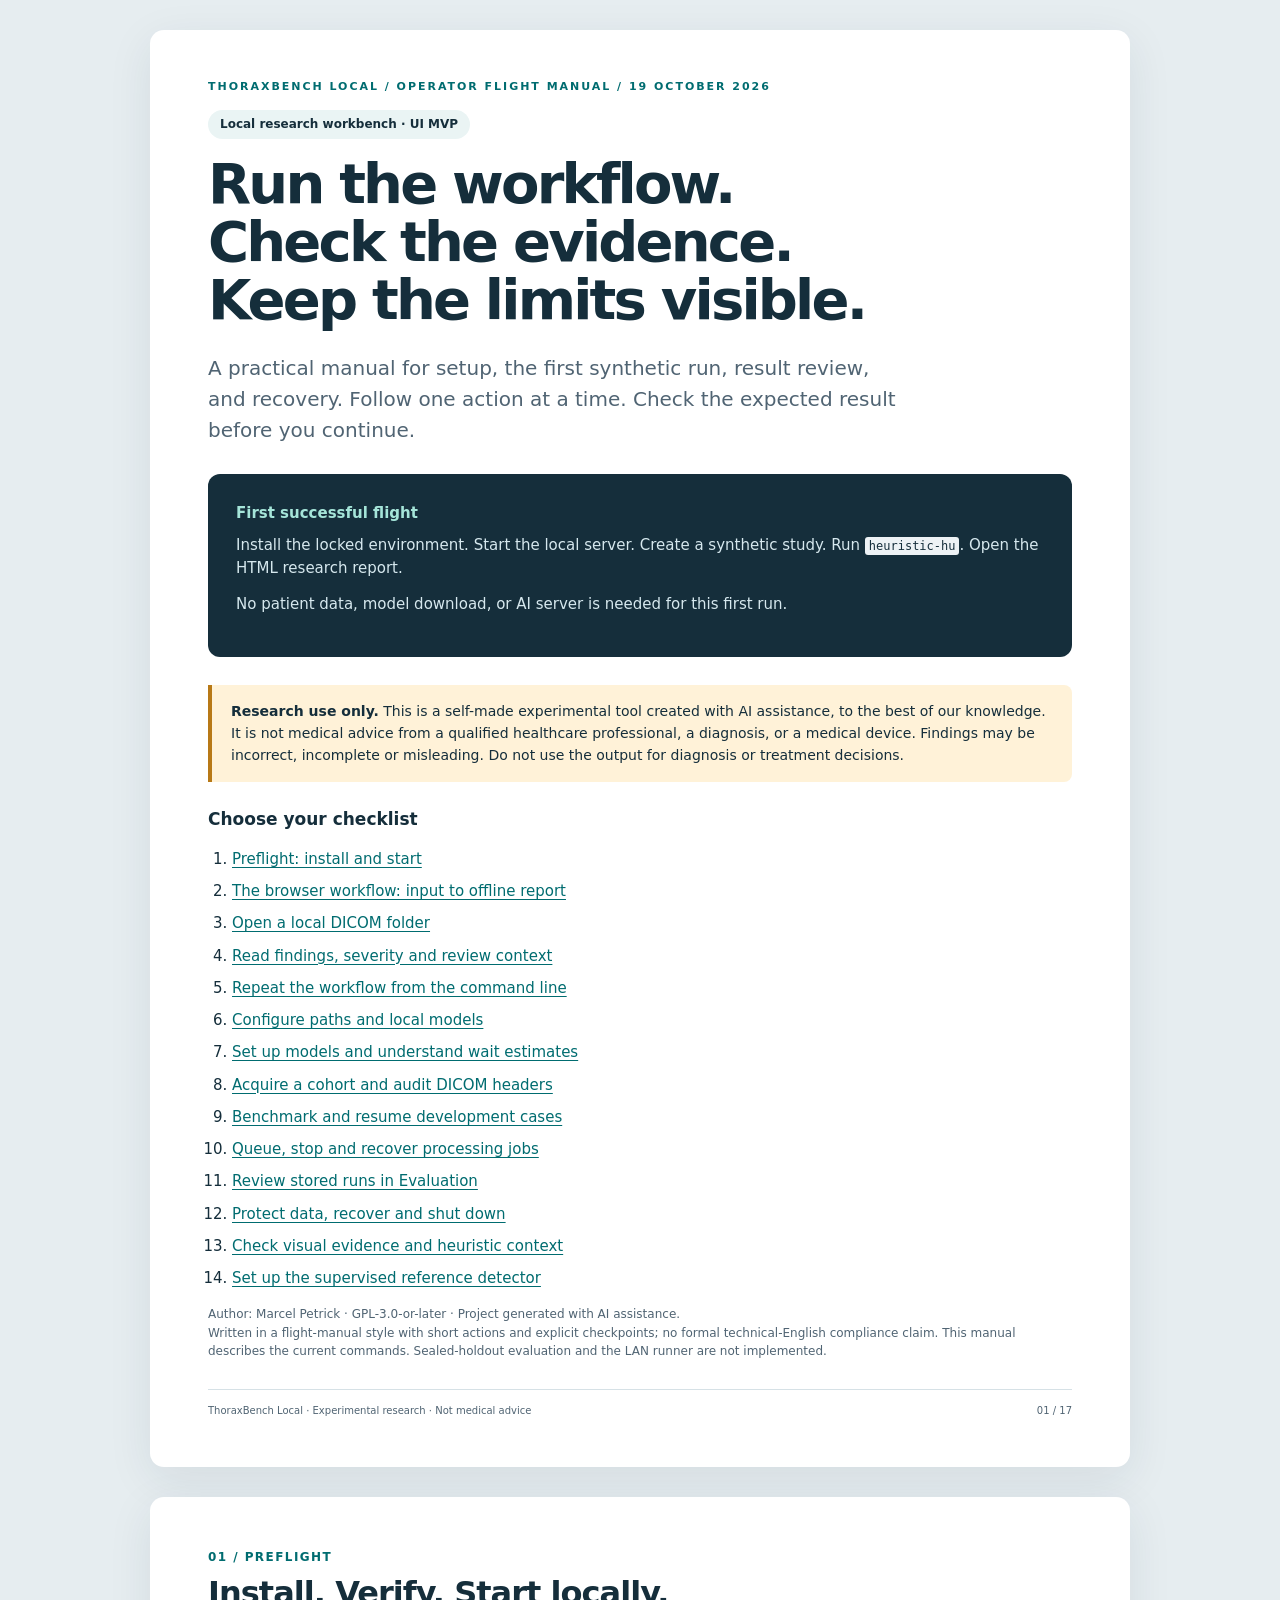
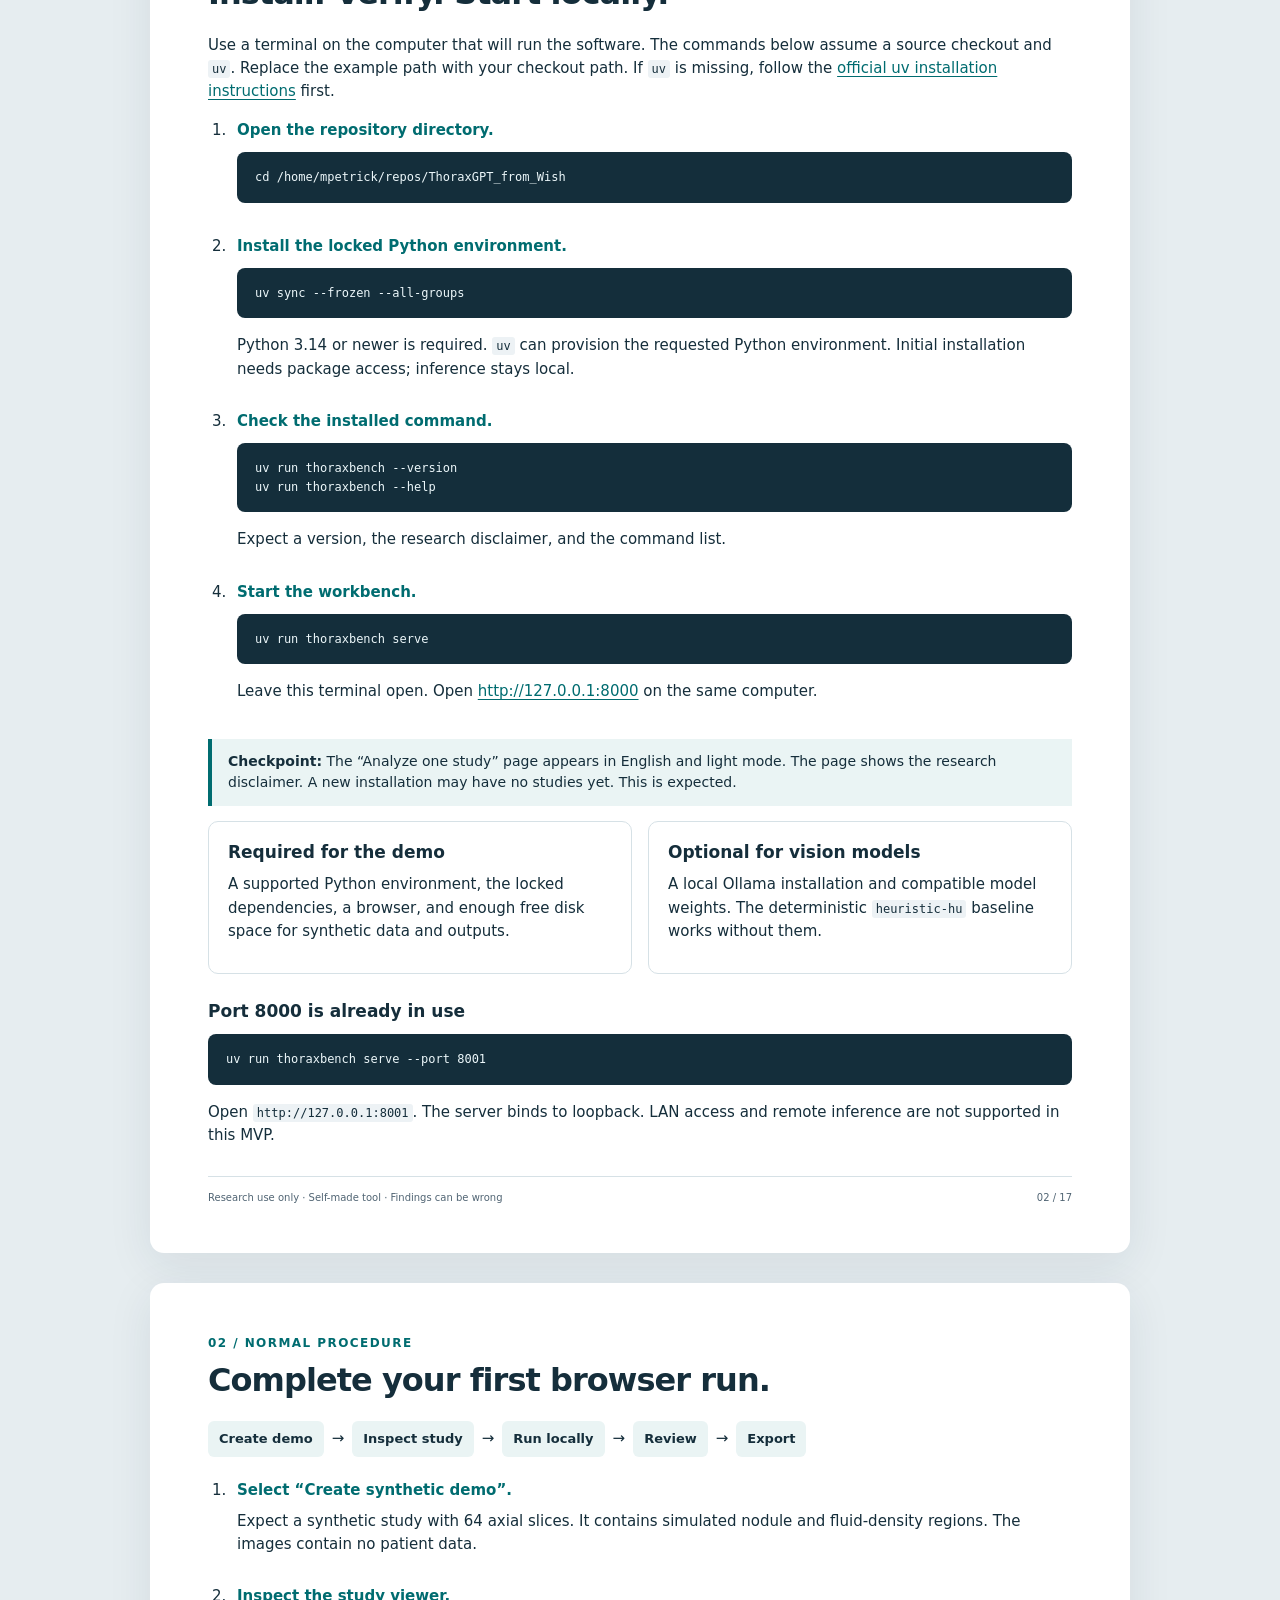
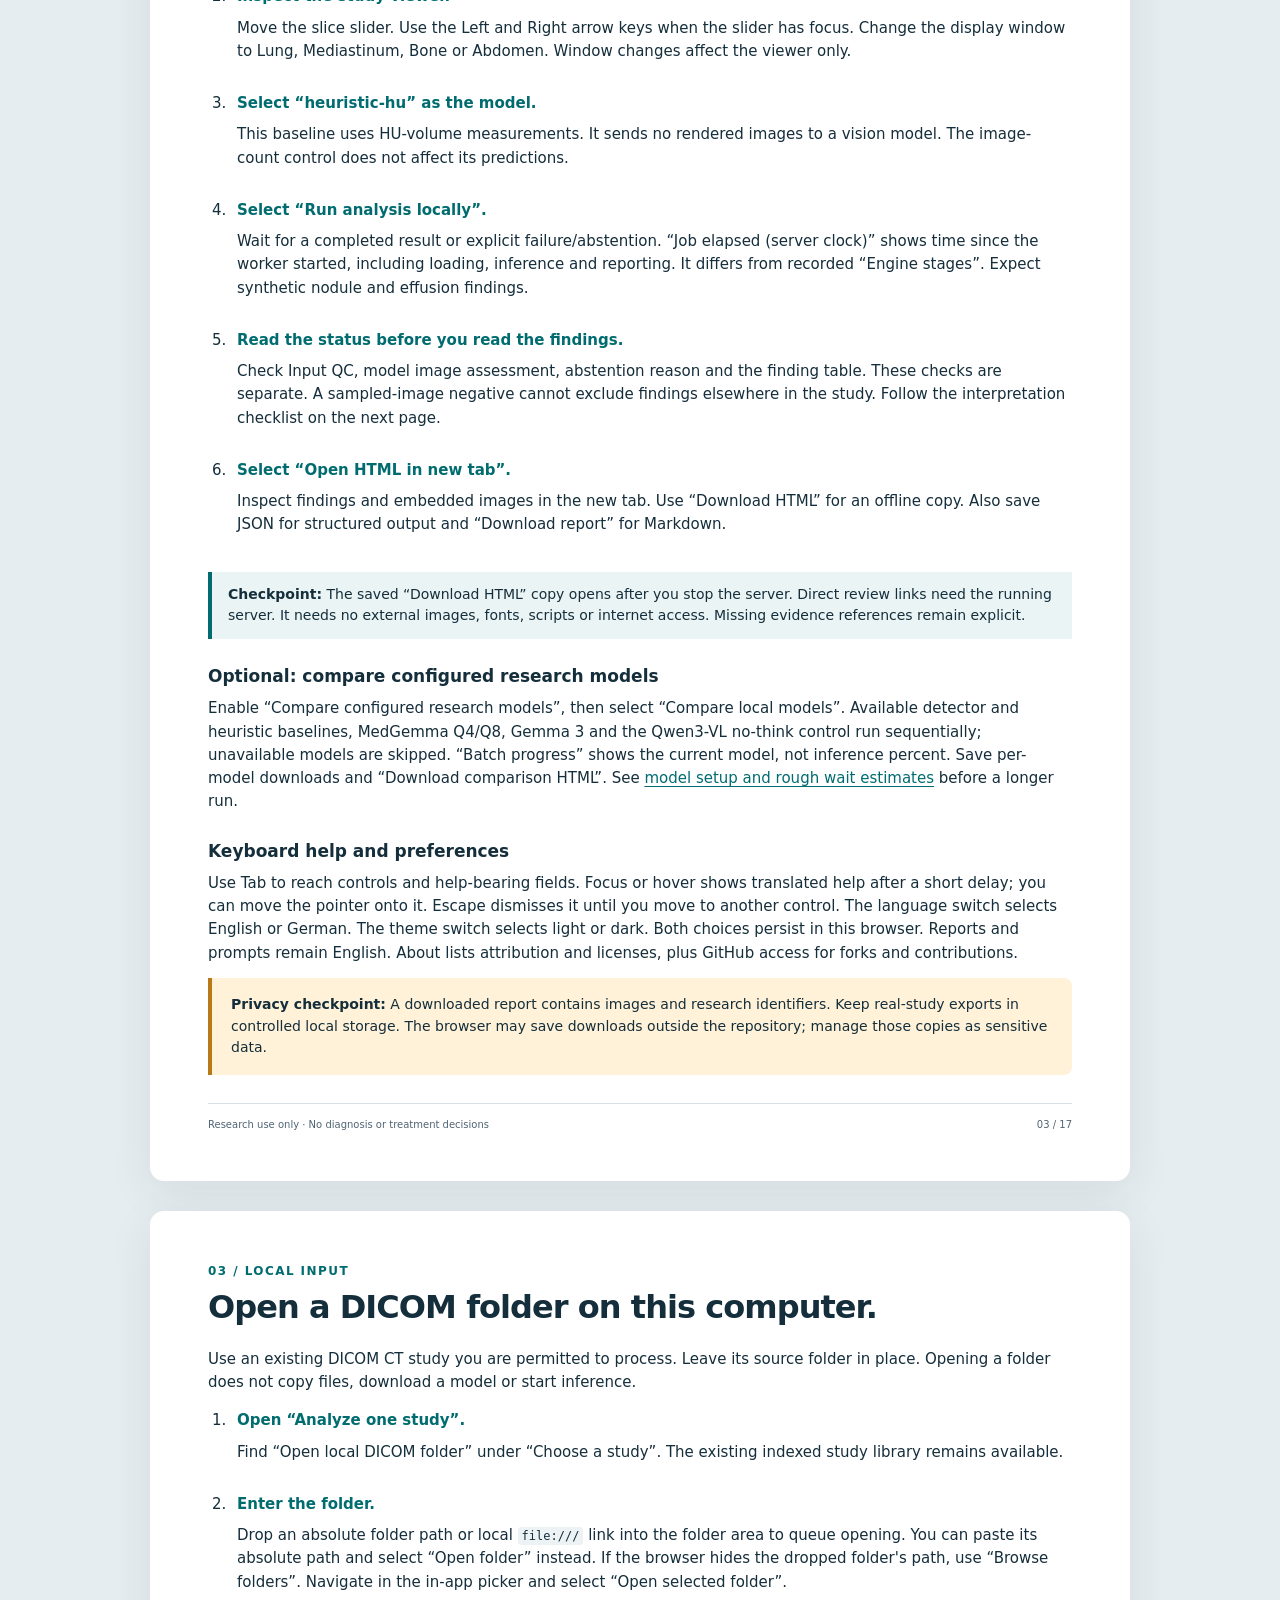
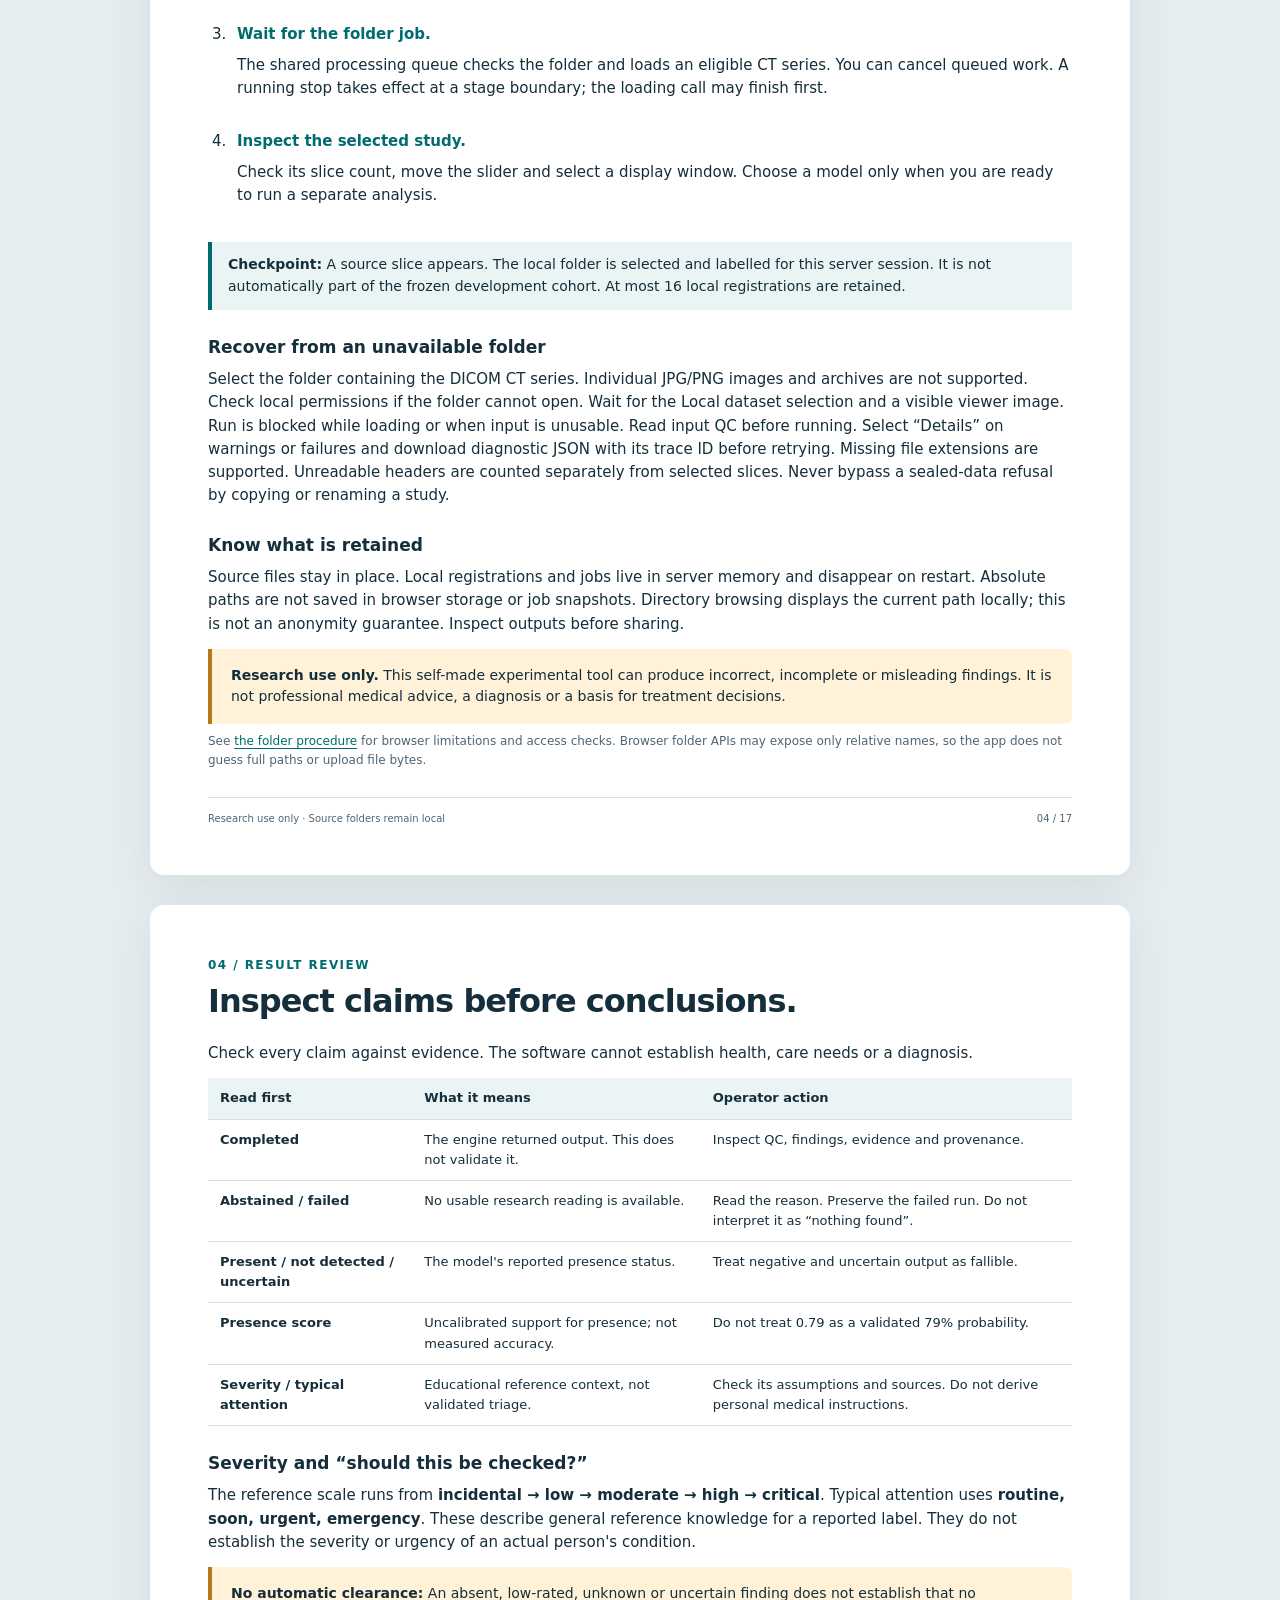
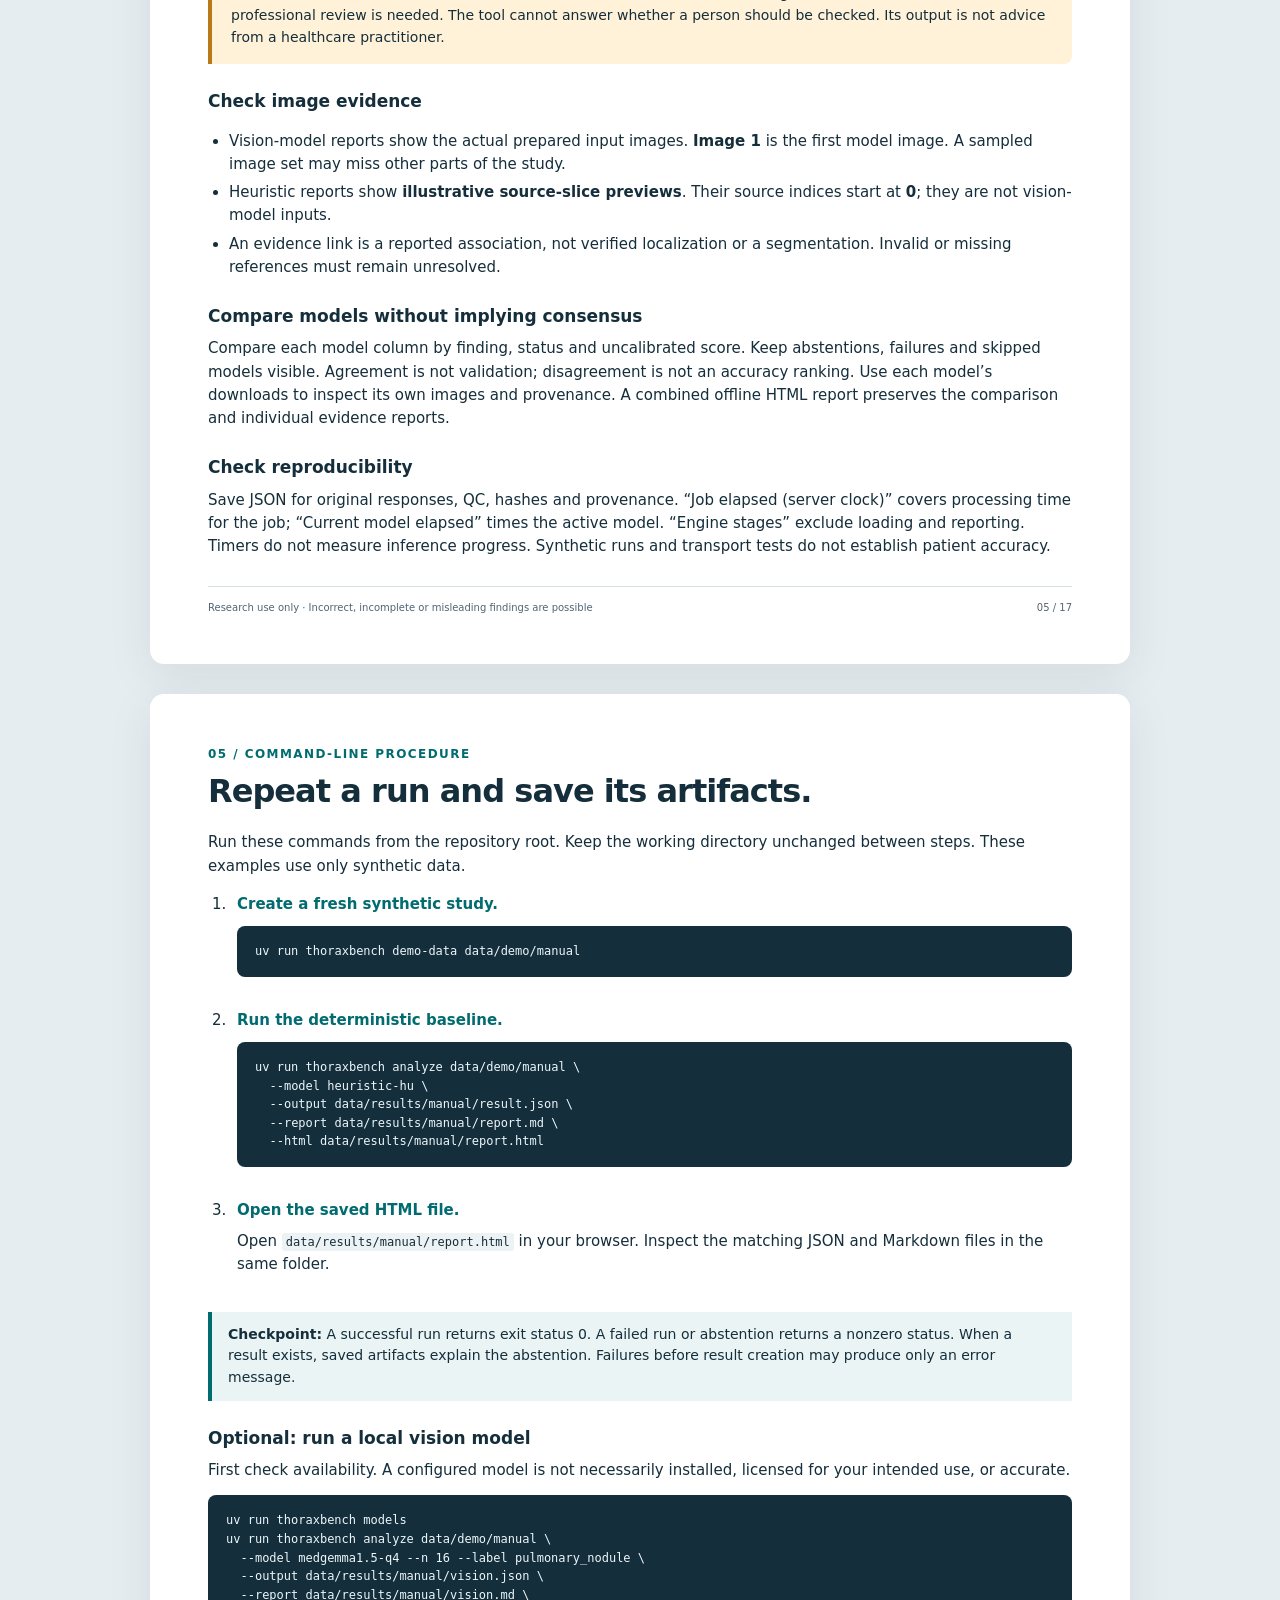
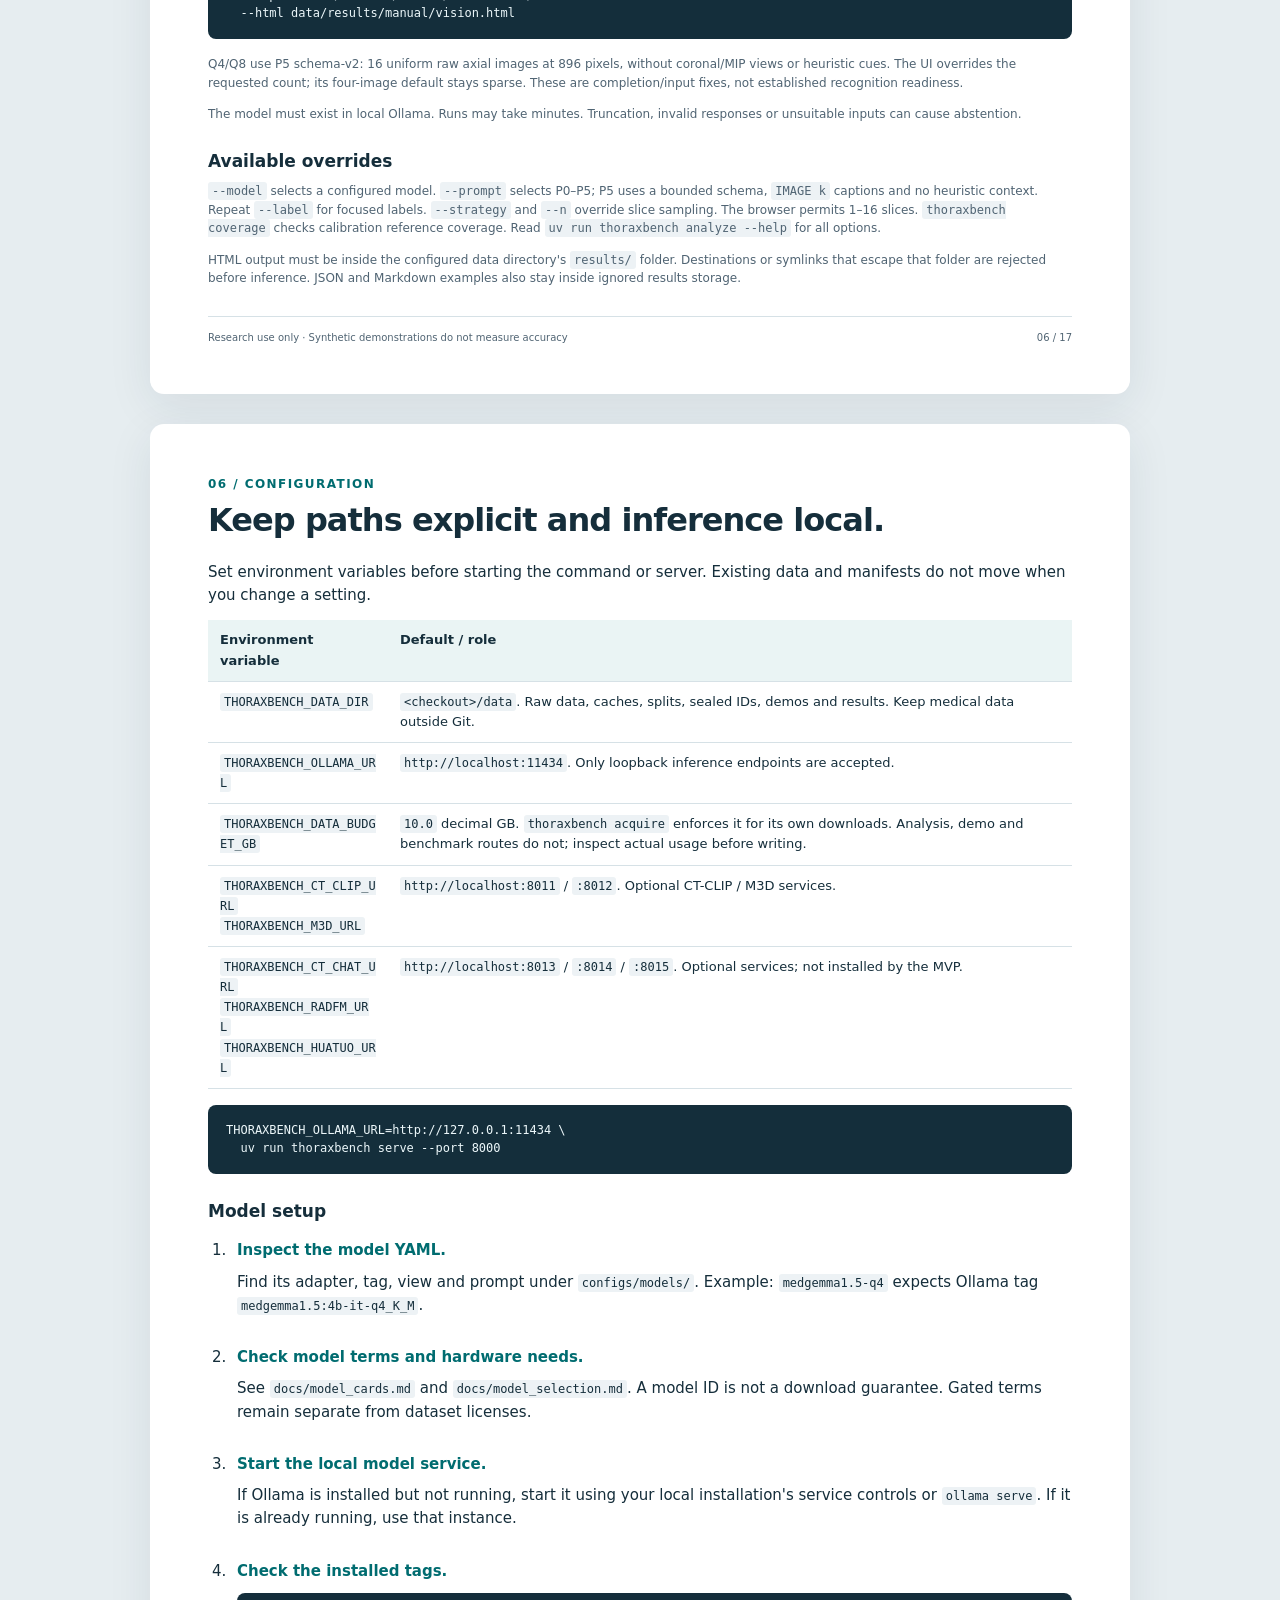
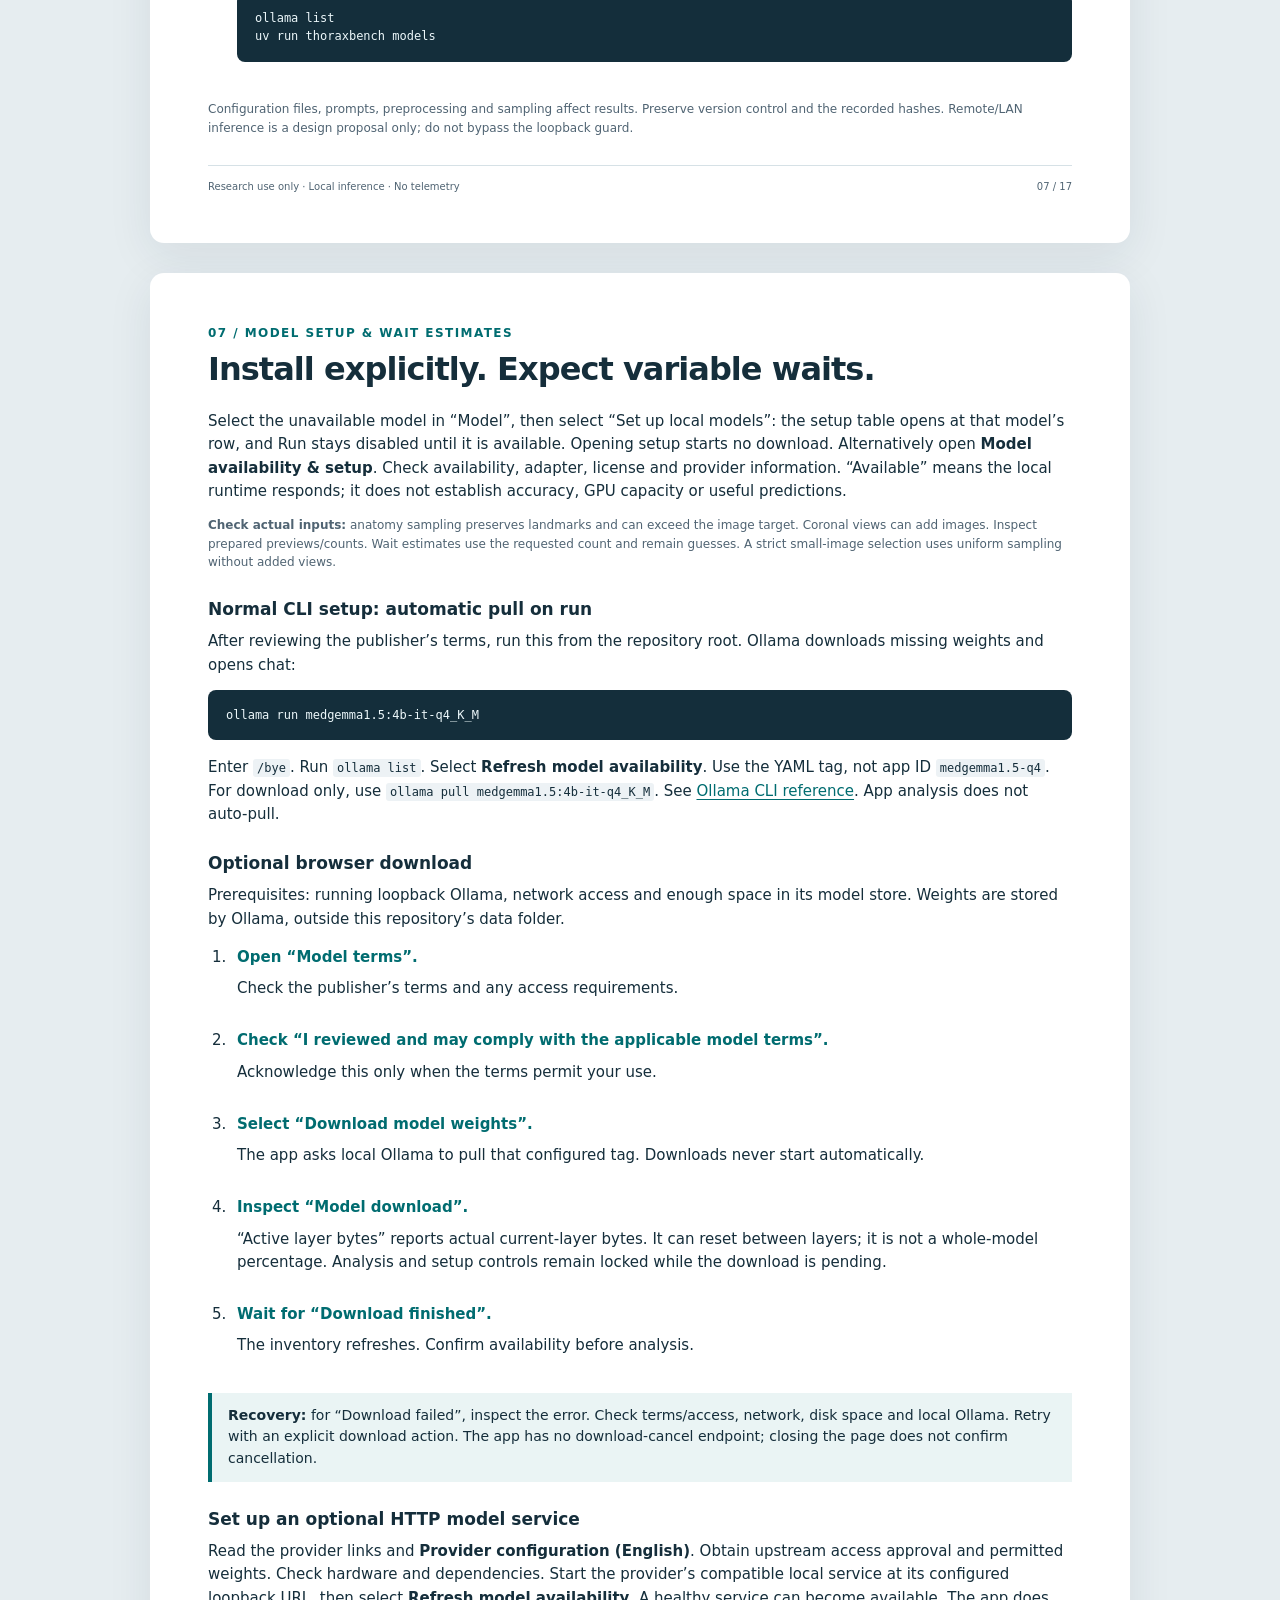
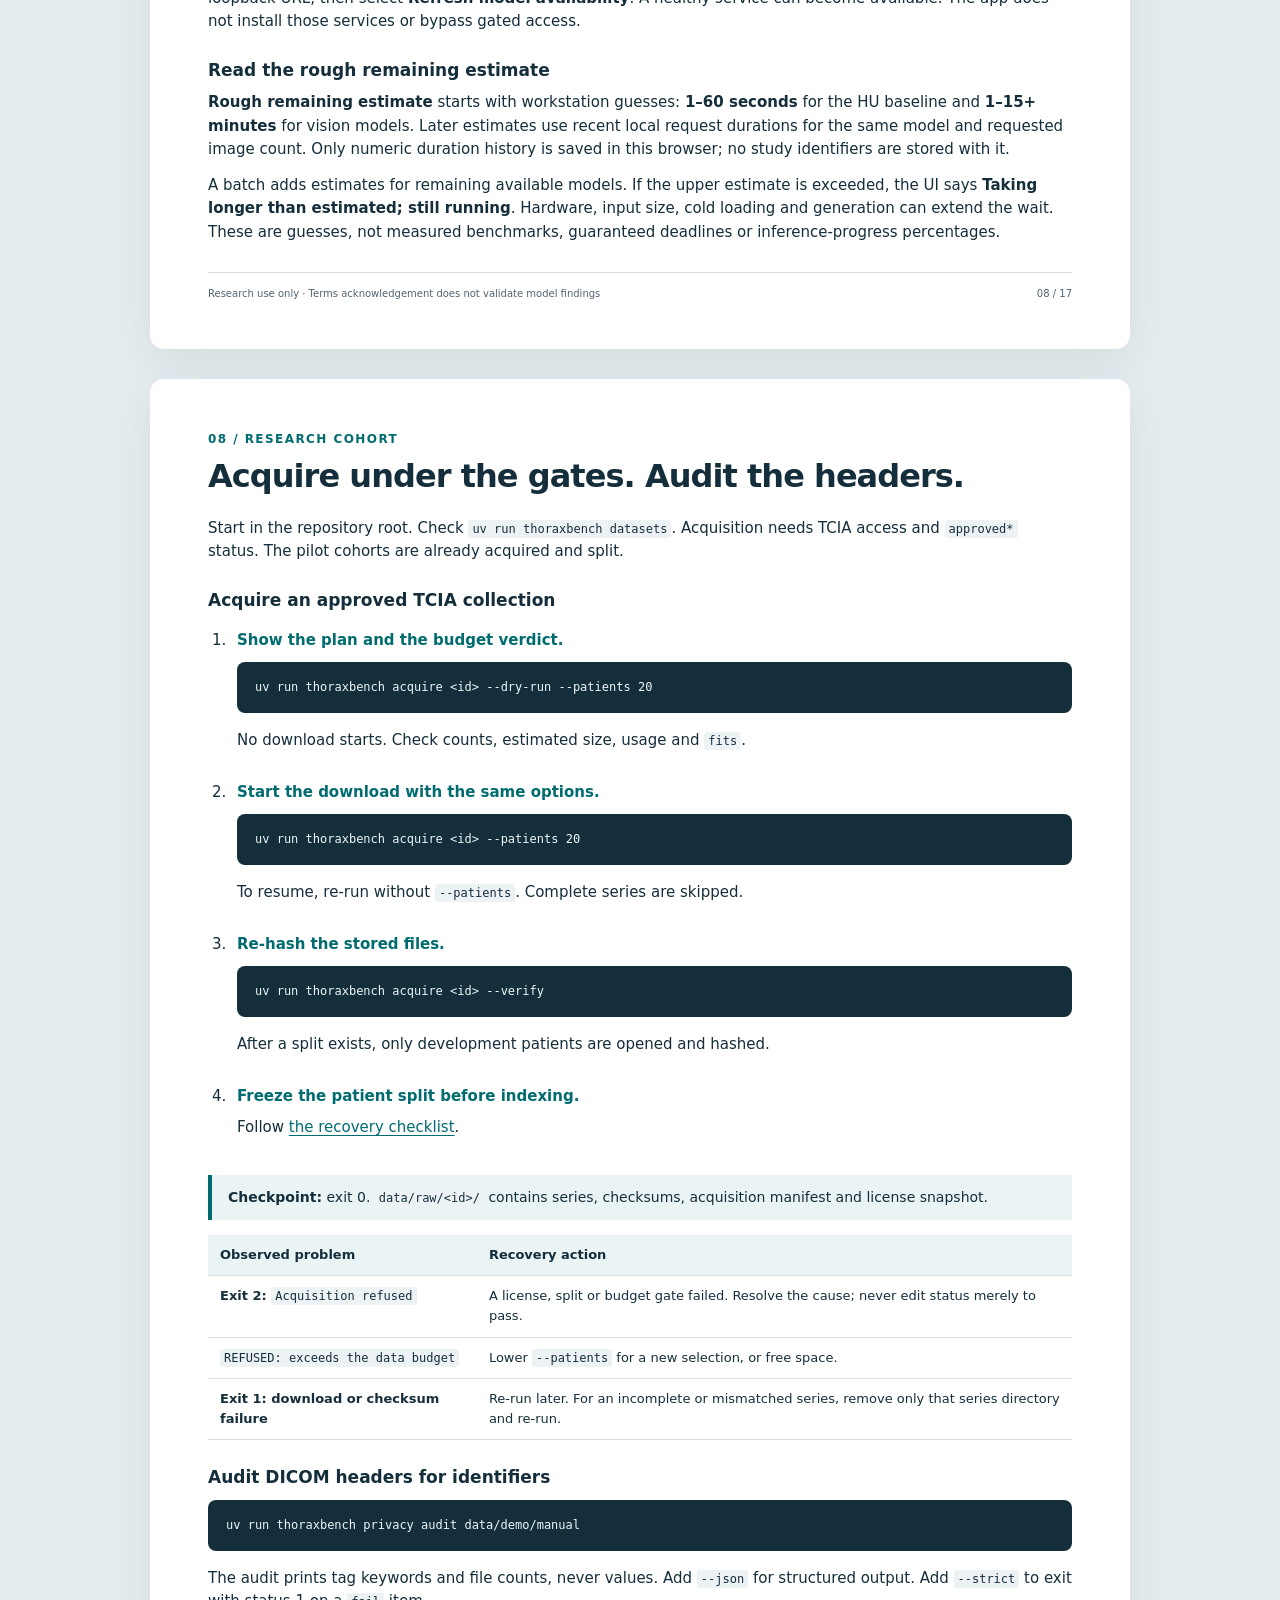
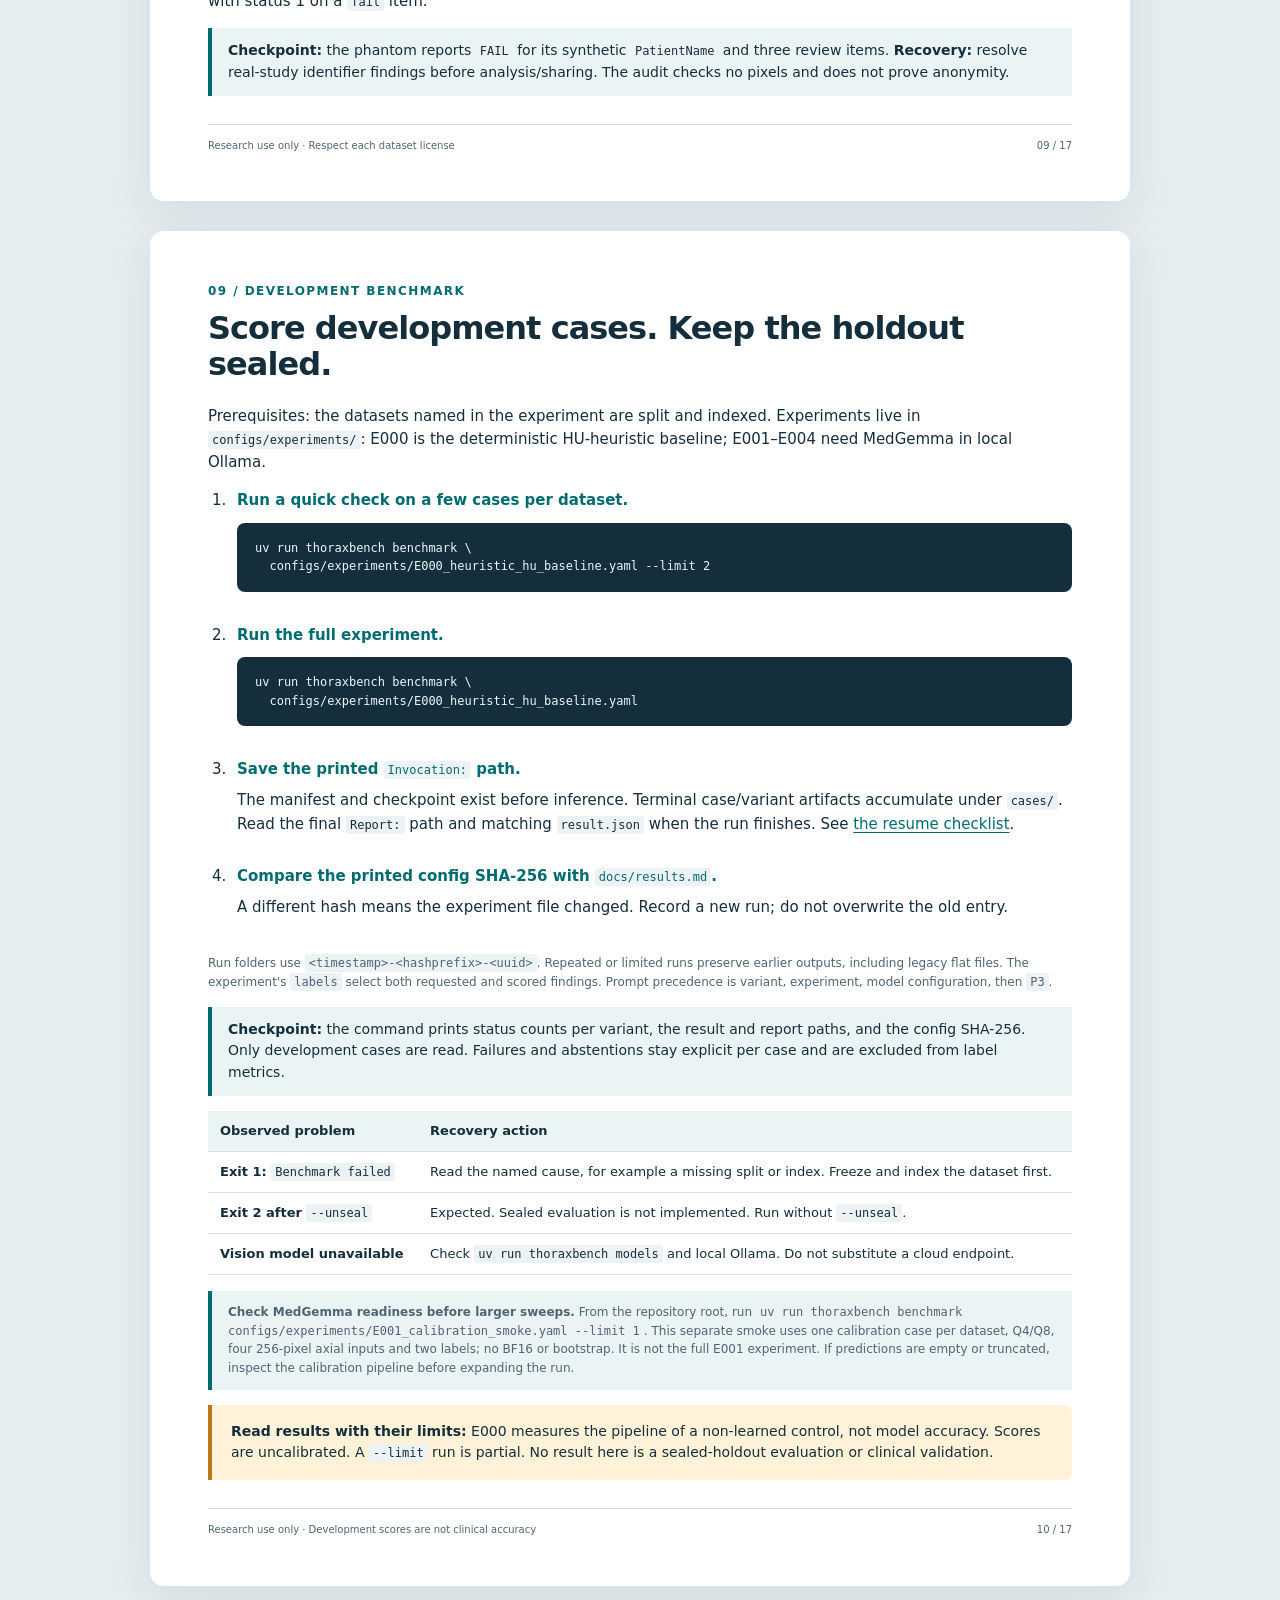
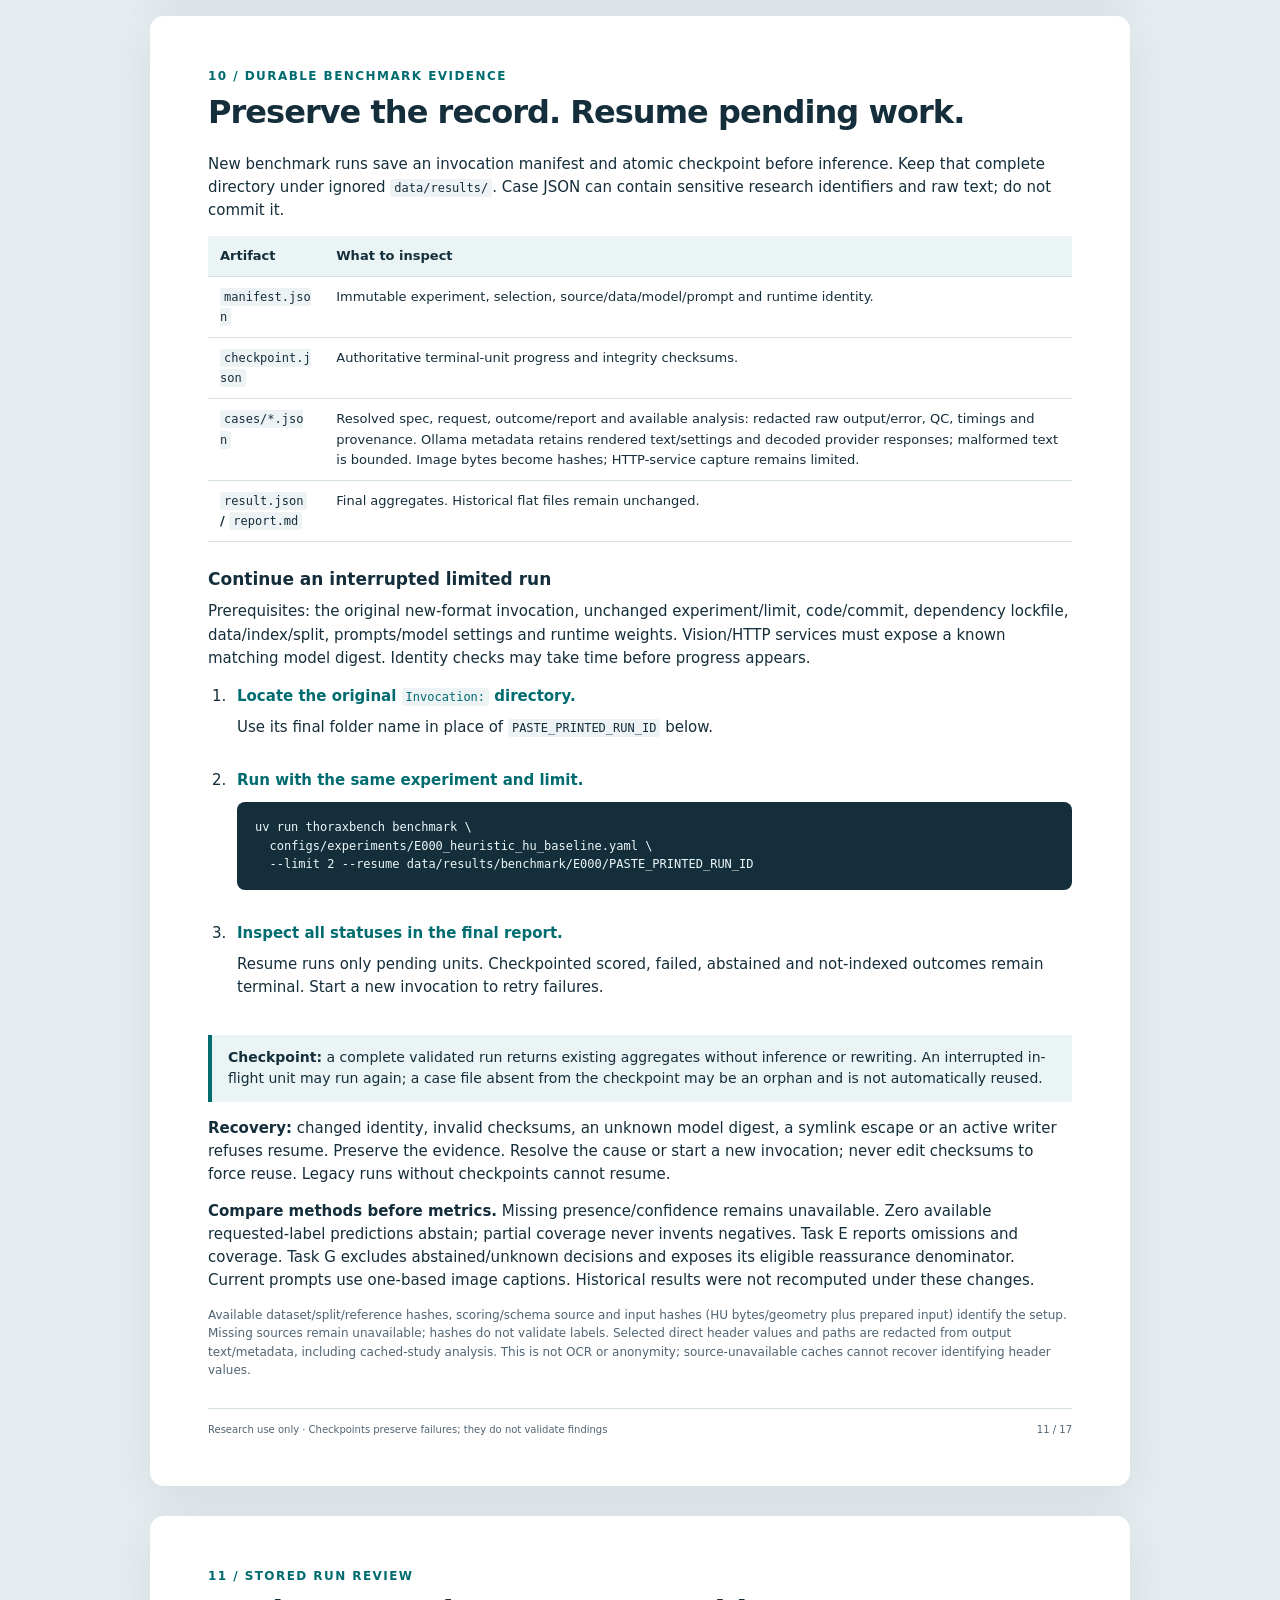
<file: manual.html>
<!doctype html>
<!-- SPDX-License-Identifier: GPL-3.0-or-later -->
<!-- Copyright (C) 2026 Marcel Petrick <mail@marcelpetrick.it> -->
<html lang="en">
<head>
<meta charset="utf-8">
<meta name="viewport" content="width=device-width, initial-scale=1">
<meta http-equiv="Content-Security-Policy" content="default-src 'none'; style-src 'unsafe-inline'; base-uri 'none'; form-action 'none'">
<meta name="author" content="Marcel Petrick">
<title>ThoraxBench Local — Operator flight manual</title>
<style>
:root{--ink:#152e3b;--muted:#506473;--teal:#006c70;--line:#d6e1e6;--paper:#fff;--pale:#eaf4f4;--amber:#fff2d8}*{box-sizing:border-box}html{scroll-behavior:smooth}body{margin:0;background:#e6edf0;color:var(--ink);font:15px/1.55 system-ui,-apple-system,"Segoe UI",sans-serif}.sheet{position:relative;max-width:980px;margin:30px auto;padding:48px 58px;background:var(--paper);border-radius:14px;box-shadow:0 12px 45px #19334416}.eyebrow{font-size:11px;letter-spacing:.18em;text-transform:uppercase;font-weight:750;color:var(--teal);margin:0 0 15px}h1{font-size:56px;line-height:1.04;letter-spacing:-.05em;margin:16px 0 24px}h2{font-size:32px;line-height:1.12;letter-spacing:-.03em;margin:0 0 22px}h3{font-size:17px;margin:24px 0 8px}p{margin:8px 0 13px}a{color:var(--teal);text-underline-offset:3px}a:focus-visible{outline:3px solid #ad6c00;outline-offset:4px}.lead{font-size:20px;color:var(--muted);max-width:700px}.badge{display:inline-block;background:var(--pale);border-radius:99px;padding:5px 12px;font-size:12px;font-weight:700}.hero{padding:28px;border-radius:12px;background:var(--ink);color:white;margin:28px 0}.hero p{color:#d6e8ee}.hero strong{color:#a5e5d9}.hero code{color:var(--ink)}.notice{border-left:4px solid #b87916;background:var(--amber);padding:16px 19px;border-radius:0 8px 8px 0;font-size:14px}.check{border-left:4px solid var(--teal);background:var(--pale);padding:12px 16px;margin:15px 0;font-size:14px}.grid{display:grid;grid-template-columns:1fr 1fr;gap:16px}.card{padding:17px 19px;border:1px solid var(--line);border-radius:10px}.card h3{margin:0 0 8px}.contents{padding-left:24px}.contents li{margin:9px 0}.steps{padding-left:23px}.steps>li{padding:0 0 7px 6px;margin:9px 0}.steps strong{color:var(--teal)}code{font:12px/1.5 ui-monospace,"DejaVu Sans Mono",monospace;overflow-wrap:anywhere;background:#edf2f5;padding:2px 4px;border-radius:3px}pre{font:12px/1.55 ui-monospace,"DejaVu Sans Mono",monospace;white-space:pre-wrap;overflow-wrap:anywhere;padding:16px 18px;background:#142e3b;color:#ecf7fa;border-radius:8px;margin:10px 0 16px}pre code{background:none;padding:0;color:inherit}table{border-collapse:collapse;width:100%;font-size:13px;margin:12px 0 16px}th{text-align:left;background:var(--pale);font-weight:700}th,td{padding:10px 12px;border-bottom:1px solid var(--line);vertical-align:top}td:first-child{font-weight:600}ul{padding-left:21px}li{margin:5px 0}.small{font-size:12px;color:var(--muted)}footer{display:flex;justify-content:space-between;border-top:1px solid var(--line);padding-top:13px;margin-top:28px;font-size:10px;color:var(--muted)}.section-number{display:inline-block;color:var(--teal);margin-bottom:10px;font-size:12px;font-weight:750;letter-spacing:.12em}.stop{font-weight:700;color:#884a0a}.sequence{display:flex;flex-wrap:wrap;gap:8px;align-items:center;margin:22px 0}.sequence span{padding:8px 11px;background:var(--pale);border-radius:6px;font-size:13px;font-weight:650}@media(max-width:650px){.sheet{margin:12px;padding:28px 22px}h1{font-size:40px}h2{font-size:28px}.grid{grid-template-columns:1fr}th,td{padding:8px 5px;font-size:12px}pre{padding:12px;font-size:11px}}@page{size:A4;margin:0}@media print{html{scroll-behavior:auto}body{background:white;font-size:9pt;line-height:1.38;-webkit-print-color-adjust:exact;print-color-adjust:exact}.sheet{width:210mm;max-width:none;min-height:297mm;margin:0;padding:16mm 18mm 14mm;box-shadow:none;border-radius:0;break-after:page}.sheet:last-child{break-after:auto}h1{font-size:43pt}h2{font-size:25pt}h3{font-size:12pt;margin-top:15px}.lead{font-size:14pt}.eyebrow,.section-number{font-size:8pt}.notice,.check{font-size:9pt;padding:11px 13px}.small{font-size:8pt}table{font-size:8.5pt}th,td{padding:8px}pre,code{font-size:8pt}pre{padding:12px 14px}.hero{margin:22px 0;padding:23px}.grid{gap:13px}.card{padding:14px}.card,pre,tr,.notice,.check{break-inside:avoid}h2,h3{break-after:avoid}footer{font-size:7pt;margin-top:18px}.steps>li{margin:6px 0;padding-bottom:3px}p{margin:6px 0 10px}h2{margin-bottom:18px}#configuration th:first-child{width:43%}#configuration td code{font-size:7.3pt}.contents li{margin:6px 0}}
@media print{#model-setup{font-size:8.3pt;line-height:1.26}#model-setup h3{margin-top:10px;font-size:11pt}#model-setup p{margin:5px 0 7px}#model-setup .steps>li{margin:4px 0;padding-bottom:1px}#model-setup .check{font-size:8pt;padding:8px 10px;margin:8px 0}#cohort,#resume,#benchmark{font-size:8.5pt;line-height:1.3}#cohort h2,#resume h2,#benchmark h2{font-size:23pt;margin-bottom:14px}#cohort pre,#resume pre,#benchmark pre{margin:7px 0 10px;padding:10px 12px}#cohort th,#cohort td,#resume th,#resume td,#benchmark th,#benchmark td{padding:6px}#cohort .check,#cohort .notice,#resume .check,#resume .notice,#benchmark .check,#benchmark .notice{font-size:8.2pt;padding:9px 11px;margin:11px 0}#cohort footer,#resume footer,#benchmark footer{margin-top:13px}}
@media print{#start .contents li{margin:3px 0}#start .hero{margin:16px 0}#workbench p{margin:4px 0 8px}#workbench .steps>li{margin:5px 0;padding-bottom:1px}}
@media print{#detector{font-size:8pt;line-height:1.2;padding-top:12mm;padding-bottom:10mm}#detector h2{font-size:23pt;margin-bottom:12px}#detector h3{margin-top:10px}#detector pre{padding:8px 11px;margin:6px 0 9px}#detector .steps>li{margin:3px 0;padding-bottom:0}#detector .check,#detector .notice{font-size:8pt;padding:8px 10px;margin:9px 0}}
@media print{#start{font-size:8.5pt;line-height:1.28}#start h1{font-size:40pt;margin-bottom:18px}#start .hero{padding:18px;margin:14px 0}#start .contents li{margin:2px 0}}
</style>
</head>
<body>
<main>
<section class="sheet" id="start">
<p class="eyebrow">ThoraxBench Local / Operator flight manual / 19 October 2026</p>
<span class="badge">Local research workbench · UI MVP</span>
<h1>Run the workflow.<br>Check the evidence.<br>Keep the limits visible.</h1>
<p class="lead">A practical manual for setup, the first synthetic run, result review, and recovery. Follow one action at a time. Check the expected result before you continue.</p>
<div class="hero"><strong>First successful flight</strong><p>Install the locked environment. Start the local server. Create a synthetic study. Run <code>heuristic-hu</code>. Open the HTML research report.</p><p>No patient data, model download, or AI server is needed for this first run.</p></div>
<div class="notice"><strong>Research use only.</strong> This is a self-made experimental tool created with AI assistance, to the best of our knowledge. It is not medical advice from a qualified healthcare professional, a diagnosis, or a medical device. Findings may be incorrect, incomplete or misleading. Do not use the output for diagnosis or treatment decisions.</div>
<h3>Choose your checklist</h3>
<ol class="contents">
<li><a href="#preflight">Preflight: install and start</a></li>
<li><a href="#workbench">The browser workflow: input to offline report</a></li>
<li><a href="#local-folders">Open a local DICOM folder</a></li>
<li><a href="#review">Read findings, severity and review context</a></li>
<li><a href="#commands">Repeat the workflow from the command line</a></li>
<li><a href="#configuration">Configure paths and local models</a></li>
<li><a href="#model-setup">Set up models and understand wait estimates</a></li>
<li><a href="#cohort">Acquire a cohort and audit DICOM headers</a></li>
<li><a href="#benchmark">Benchmark and resume development cases</a></li>
<li><a href="#processing-jobs">Queue, stop and recover processing jobs</a></li>
<li><a href="#evaluation">Review stored runs in Evaluation</a></li>
<li><a href="#recovery">Protect data, recover and shut down</a></li>
<li><a href="#evidence-check">Check visual evidence and heuristic context</a></li>
<li><a href="#detector">Set up the supervised reference detector</a></li>
</ol>
<p class="small">Author: Marcel Petrick · GPL-3.0-or-later · Project generated with AI assistance.<br>Written in a flight-manual style with short actions and explicit checkpoints; no formal technical-English compliance claim. This manual describes the current commands. Sealed-holdout evaluation and the LAN runner are not implemented.</p>
<footer><span>ThoraxBench Local · Experimental research · Not medical advice</span><span>01 / 17</span></footer>
</section>
<section class="sheet" id="preflight">
<span class="section-number">01 / PREFLIGHT</span><h2>Install. Verify. Start locally.</h2>
<p>Use a terminal on the computer that will run the software. The commands below assume a source checkout and <code>uv</code>. Replace the example path with your checkout path. If <code>uv</code> is missing, follow the <a href="https://docs.astral.sh/uv/getting-started/installation/">official uv installation instructions</a> first.</p>
<ol class="steps">
<li><strong>Open the repository directory.</strong><pre><code>cd /home/mpetrick/repos/ThoraxGPT_from_Wish</code></pre></li>
<li><strong>Install the locked Python environment.</strong><pre><code>uv sync --frozen --all-groups</code></pre><p>Python 3.14 or newer is required. <code>uv</code> can provision the requested Python environment. Initial installation needs package access; inference stays local.</p></li>
<li><strong>Check the installed command.</strong><pre><code>uv run thoraxbench --version
uv run thoraxbench --help</code></pre><p>Expect a version, the research disclaimer, and the command list.</p></li>
<li><strong>Start the workbench.</strong><pre><code>uv run thoraxbench serve</code></pre><p>Leave this terminal open. Open <a href="http://127.0.0.1:8000">http://127.0.0.1:8000</a> on the same computer.</p></li>
</ol>
<div class="check"><strong>Checkpoint:</strong> The “Analyze one study” page appears in English and light mode. The page shows the research disclaimer. A new installation may have no studies yet. This is expected.</div>
<div class="grid"><div class="card"><h3>Required for the demo</h3><p>A supported Python environment, the locked dependencies, a browser, and enough free disk space for synthetic data and outputs.</p></div><div class="card"><h3>Optional for vision models</h3><p>A local Ollama installation and compatible model weights. The deterministic <code>heuristic-hu</code> baseline works without them.</p></div></div>
<h3>Port 8000 is already in use</h3>
<pre><code>uv run thoraxbench serve --port 8001</code></pre>
<p>Open <code>http://127.0.0.1:8001</code>. The server binds to loopback. LAN access and remote inference are not supported in this MVP.</p>
<footer><span>Research use only · Self-made tool · Findings can be wrong</span><span>02 / 17</span></footer>
</section>
<section class="sheet" id="workbench">
<span class="section-number">02 / NORMAL PROCEDURE</span><h2>Complete your first browser run.</h2>
<div class="sequence"><span>Create demo</span> → <span>Inspect study</span> → <span>Run locally</span> → <span>Review</span> → <span>Export</span></div>
<ol class="steps">
<li><strong>Select “Create synthetic demo”.</strong><p>Expect a synthetic study with 64 axial slices. It contains simulated nodule and fluid-density regions. The images contain no patient data.</p></li>
<li><strong>Inspect the study viewer.</strong><p>Move the slice slider. Use the Left and Right arrow keys when the slider has focus. Change the display window to Lung, Mediastinum, Bone or Abdomen. Window changes affect the viewer only.</p></li>
<li><strong>Select “heuristic-hu” as the model.</strong><p>This baseline uses HU-volume measurements. It sends no rendered images to a vision model. The image-count control does not affect its predictions.</p></li>
<li><strong>Select “Run analysis locally”.</strong><p>Wait for a completed result or explicit failure/abstention. “Job elapsed (server clock)” shows time since the worker started, including loading, inference and reporting. It differs from recorded “Engine stages”. Expect synthetic nodule and effusion findings.</p></li>
<li><strong>Read the status before you read the findings.</strong><p>Check Input QC, model image assessment, abstention reason and the finding table. These checks are separate. A sampled-image negative cannot exclude findings elsewhere in the study. Follow the interpretation checklist on the next page.</p></li>
<li><strong>Select “Open HTML in new tab”.</strong><p>Inspect findings and embedded images in the new tab. Use “Download HTML” for an offline copy. Also save JSON for structured output and “Download report” for Markdown.</p></li>
</ol>
<div class="check"><strong>Checkpoint:</strong> The saved “Download HTML” copy opens after you stop the server. Direct review links need the running server. It needs no external images, fonts, scripts or internet access. Missing evidence references remain explicit.</div>
<h3>Optional: compare configured research models</h3>
<p>Enable “Compare configured research models”, then select “Compare local models”. Available detector and heuristic baselines, MedGemma Q4/Q8, Gemma 3 and the Qwen3-VL no-think control run sequentially; unavailable models are skipped. “Batch progress” shows the current model, not inference percent. Save per-model downloads and “Download comparison HTML”. See <a href="#model-setup">model setup and rough wait estimates</a> before a longer run.</p>
<h3>Keyboard help and preferences</h3>
<p>Use Tab to reach controls and help-bearing fields. Focus or hover shows translated help after a short delay; you can move the pointer onto it. Escape dismisses it until you move to another control. The language switch selects English or German. The theme switch selects light or dark. Both choices persist in this browser. Reports and prompts remain English. About lists attribution and licenses, plus GitHub access for forks and contributions.</p>

<div class="notice"><strong>Privacy checkpoint:</strong> A downloaded report contains images and research identifiers. Keep real-study exports in controlled local storage. The browser may save downloads outside the repository; manage those copies as sensitive data.</div>
<footer><span>Research use only · No diagnosis or treatment decisions</span><span>03 / 17</span></footer>
</section>
<section class="sheet" id="local-folders">
<span class="section-number">03 / LOCAL INPUT</span><h2>Open a DICOM folder on this computer.</h2>
<p>Use an existing DICOM CT study you are permitted to process. Leave its source folder in place. Opening a folder does not copy files, download a model or start inference.</p>
<ol class="steps">
<li><strong>Open “Analyze one study”.</strong><p>Find “Open local DICOM folder” under “Choose a study”. The existing indexed study library remains available.</p></li>
<li><strong>Enter the folder.</strong><p>Drop an absolute folder path or local <code>file:///</code> link into the folder area to queue opening. You can paste its absolute path and select “Open folder” instead. If the browser hides the dropped folder's path, use “Browse folders”. Navigate in the in-app picker and select “Open selected folder”.</p></li>
<li><strong>Wait for the folder job.</strong><p>The shared processing queue checks the folder and loads an eligible CT series. You can cancel queued work. A running stop takes effect at a stage boundary; the loading call may finish first.</p></li>
<li><strong>Inspect the selected study.</strong><p>Check its slice count, move the slider and select a display window. Choose a model only when you are ready to run a separate analysis.</p></li>
</ol>
<div class="check"><strong>Checkpoint:</strong> A source slice appears. The local folder is selected and labelled for this server session. It is not automatically part of the frozen development cohort. At most 16 local registrations are retained.</div>
<h3>Recover from an unavailable folder</h3>
<p>Select the folder containing the DICOM CT series. Individual JPG/PNG images and archives are not supported. Check local permissions if the folder cannot open. Wait for the Local dataset selection and a visible viewer image. Run is blocked while loading or when input is unusable. Read input QC before running. Select “Details” on warnings or failures and download diagnostic JSON with its trace ID before retrying. Missing file extensions are supported. Unreadable headers are counted separately from selected slices. Never bypass a sealed-data refusal by copying or renaming a study.</p>
<h3>Know what is retained</h3>
<p>Source files stay in place. Local registrations and jobs live in server memory and disappear on restart. Absolute paths are not saved in browser storage or job snapshots. Directory browsing displays the current path locally; this is not an anonymity guarantee. Inspect outputs before sharing.</p>
<div class="notice"><strong>Research use only.</strong> This self-made experimental tool can produce incorrect, incomplete or misleading findings. It is not professional medical advice, a diagnosis or a basis for treatment decisions.</div>
<p class="small">See <a href="docs/local-folders.md">the folder procedure</a> for browser limitations and access checks. Browser folder APIs may expose only relative names, so the app does not guess full paths or upload file bytes.</p>
<footer><span>Research use only · Source folders remain local</span><span>04 / 17</span></footer>
</section>
<section class="sheet" id="review">
<span class="section-number">04 / RESULT REVIEW</span><h2>Inspect claims before conclusions.</h2>
<p>Check every claim against evidence. The software cannot establish health, care needs or a diagnosis.</p>
<table><thead><tr><th>Read first</th><th>What it means</th><th>Operator action</th></tr></thead><tbody>
<tr><td>Completed</td><td>The engine returned output. This does not validate it.</td><td>Inspect QC, findings, evidence and provenance.</td></tr>
<tr><td>Abstained / failed</td><td>No usable research reading is available.</td><td>Read the reason. Preserve the failed run. Do not interpret it as “nothing found”.</td></tr>
<tr><td>Present / not detected / uncertain</td><td>The model's reported presence status.</td><td>Treat negative and uncertain output as fallible.</td></tr>
<tr><td>Presence score</td><td>Uncalibrated support for presence; not measured accuracy.</td><td>Do not treat 0.79 as a validated 79% probability.</td></tr>
<tr><td>Severity / typical attention</td><td>Educational reference context, not validated triage.</td><td>Check its assumptions and sources. Do not derive personal medical instructions.</td></tr>
</tbody></table>
<h3>Severity and “should this be checked?”</h3>
<p>The reference scale runs from <strong>incidental → low → moderate → high → critical</strong>. Typical attention uses <strong>routine, soon, urgent, emergency</strong>. These describe general reference knowledge for a reported label. They do not establish the severity or urgency of an actual person's condition.</p>
<div class="notice"><strong>No automatic clearance:</strong> An absent, low-rated, unknown or uncertain finding does not establish that no professional review is needed. The tool cannot answer whether a person should be checked. Its output is not advice from a healthcare practitioner.</div>
<h3>Check image evidence</h3>
<ul>
<li>Vision-model reports show the actual prepared input images. <strong>Image 1</strong> is the first model image. A sampled image set may miss other parts of the study.</li>
<li>Heuristic reports show <strong>illustrative source-slice previews</strong>. Their source indices start at <strong>0</strong>; they are not vision-model inputs.</li>
<li>An evidence link is a reported association, not verified localization or a segmentation. Invalid or missing references must remain unresolved.</li>
</ul>
<h3>Compare models without implying consensus</h3>
<p>Compare each model column by finding, status and uncalibrated score. Keep abstentions, failures and skipped models visible. Agreement is not validation; disagreement is not an accuracy ranking. Use each model’s downloads to inspect its own images and provenance. A combined offline HTML report preserves the comparison and individual evidence reports.</p>
<h3>Check reproducibility</h3>
<p>Save JSON for original responses, QC, hashes and provenance. “Job elapsed (server clock)” covers processing time for the job; “Current model elapsed” times the active model. “Engine stages” exclude loading and reporting. Timers do not measure inference progress. Synthetic runs and transport tests do not establish patient accuracy.</p>
<footer><span>Research use only · Incorrect, incomplete or misleading findings are possible</span><span>05 / 17</span></footer>
</section>
<section class="sheet" id="commands">
<span class="section-number">05 / COMMAND-LINE PROCEDURE</span><h2>Repeat a run and save its artifacts.</h2>
<p>Run these commands from the repository root. Keep the working directory unchanged between steps. These examples use only synthetic data.</p>
<ol class="steps">
<li><strong>Create a fresh synthetic study.</strong><pre><code>uv run thoraxbench demo-data data/demo/manual</code></pre></li>
<li><strong>Run the deterministic baseline.</strong><pre><code>uv run thoraxbench analyze data/demo/manual \
  --model heuristic-hu \
  --output data/results/manual/result.json \
  --report data/results/manual/report.md \
  --html data/results/manual/report.html</code></pre></li>
<li><strong>Open the saved HTML file.</strong><p>Open <code>data/results/manual/report.html</code> in your browser. Inspect the matching JSON and Markdown files in the same folder.</p></li>
</ol>
<div class="check"><strong>Checkpoint:</strong> A successful run returns exit status 0. A failed run or abstention returns a nonzero status. When a result exists, saved artifacts explain the abstention. Failures before result creation may produce only an error message.</div>
<h3>Optional: run a local vision model</h3>
<p>First check availability. A configured model is not necessarily installed, licensed for your intended use, or accurate.</p>
<pre><code>uv run thoraxbench models
uv run thoraxbench analyze data/demo/manual \
  --model medgemma1.5-q4 --n 16 --label pulmonary_nodule \
  --output data/results/manual/vision.json \
  --report data/results/manual/vision.md \
  --html data/results/manual/vision.html</code></pre>
<p class="small">Q4/Q8 use P5 schema-v2: 16 uniform raw axial images at 896 pixels, without coronal/MIP views or heuristic cues. The UI overrides the requested count; its four-image default stays sparse. These are completion/input fixes, not established recognition readiness.</p>
<p class="small">The model must exist in local Ollama. Runs may take minutes. Truncation, invalid responses or unsuitable inputs can cause abstention.</p>
<h3>Available overrides</h3>
<p class="small"><code>--model</code> selects a configured model. <code>--prompt</code> selects P0–P5; P5 uses a bounded schema, <code>IMAGE k</code> captions and no heuristic context. Repeat <code>--label</code> for focused labels. <code>--strategy</code> and <code>--n</code> override slice sampling. The browser permits 1–16 slices. <code>thoraxbench coverage</code> checks calibration reference coverage. Read <code>uv run thoraxbench analyze --help</code> for all options.</p>
<p class="small">HTML output must be inside the configured data directory's <code>results/</code> folder. Destinations or symlinks that escape that folder are rejected before inference. JSON and Markdown examples also stay inside ignored results storage.</p>
<footer><span>Research use only · Synthetic demonstrations do not measure accuracy</span><span>06 / 17</span></footer>
</section>
<section class="sheet" id="configuration">
<span class="section-number">06 / CONFIGURATION</span><h2>Keep paths explicit and inference local.</h2>
<p>Set environment variables before starting the command or server. Existing data and manifests do not move when you change a setting.</p>
<table><thead><tr><th>Environment variable</th><th>Default / role</th></tr></thead><tbody>
<tr><td><code>THORAXBENCH_DATA_DIR</code></td><td><code>&lt;checkout&gt;/data</code>. Raw data, caches, splits, sealed IDs, demos and results. Keep medical data outside Git.</td></tr>
<tr><td><code>THORAXBENCH_OLLAMA_URL</code></td><td><code>http://localhost:11434</code>. Only loopback inference endpoints are accepted.</td></tr>
<tr><td><code>THORAXBENCH_DATA_BUDGET_GB</code></td><td><code>10.0</code> decimal GB. <code>thoraxbench acquire</code> enforces it for its own downloads. Analysis, demo and benchmark routes do not; inspect actual usage before writing.</td></tr>
<tr><td><code>THORAXBENCH_CT_CLIP_URL</code><br><code>THORAXBENCH_M3D_URL</code></td><td><code>http://localhost:8011</code> / <code>:8012</code>. Optional CT-CLIP / M3D services.</td></tr>
<tr><td><code>THORAXBENCH_CT_CHAT_URL</code><br><code>THORAXBENCH_RADFM_URL</code><br><code>THORAXBENCH_HUATUO_URL</code></td><td><code>http://localhost:8013</code> / <code>:8014</code> / <code>:8015</code>. Optional services; not installed by the MVP.</td></tr>
</tbody></table>
<pre><code>THORAXBENCH_OLLAMA_URL=http://127.0.0.1:11434 \
  uv run thoraxbench serve --port 8000</code></pre>
<h3>Model setup</h3>
<ol class="steps">
<li><strong>Inspect the model YAML.</strong><p>Find its adapter, tag, view and prompt under <code>configs/models/</code>. Example: <code>medgemma1.5-q4</code> expects Ollama tag <code>medgemma1.5:4b-it-q4_K_M</code>.</p></li>
<li><strong>Check model terms and hardware needs.</strong><p>See <code>docs/model_cards.md</code> and <code>docs/model_selection.md</code>. A model ID is not a download guarantee. Gated terms remain separate from dataset licenses.</p></li>
<li><strong>Start the local model service.</strong><p>If Ollama is installed but not running, start it using your local installation's service controls or <code>ollama serve</code>. If it is already running, use that instance.</p></li>
<li><strong>Check the installed tags.</strong><pre><code>ollama list
uv run thoraxbench models</code></pre></li>
</ol>
<p class="small">Configuration files, prompts, preprocessing and sampling affect results. Preserve version control and the recorded hashes. Remote/LAN inference is a design proposal only; do not bypass the loopback guard.</p>
<footer><span>Research use only · Local inference · No telemetry</span><span>07 / 17</span></footer>
</section>
<section class="sheet" id="model-setup">
<span class="section-number">07 / MODEL SETUP &amp; WAIT ESTIMATES</span><h2>Install explicitly. Expect variable waits.</h2>
<p>Select the unavailable model in “Model”, then select “Set up local models”: the setup table opens at that model’s row, and Run stays disabled until it is available. Opening setup starts no download. Alternatively open <strong>Model availability &amp; setup</strong>. Check availability, adapter, license and provider information. “Available” means the local runtime responds; it does not establish accuracy, GPU capacity or useful predictions.</p>
<p class="small"><strong>Check actual inputs:</strong> anatomy sampling preserves landmarks and can exceed the image target. Coronal views can add images. Inspect prepared previews/counts. Wait estimates use the requested count and remain guesses. A strict small-image selection uses uniform sampling without added views.</p>
<h3>Normal CLI setup: automatic pull on run</h3>
<p>After reviewing the publisher’s terms, run this from the repository root. Ollama downloads missing weights and opens chat:</p>
<pre><code>ollama run medgemma1.5:4b-it-q4_K_M</code></pre>
<p>Enter <code>/bye</code>. Run <code>ollama list</code>. Select <strong>Refresh model availability</strong>. Use the YAML tag, not app ID <code>medgemma1.5-q4</code>. For download only, use <code>ollama pull medgemma1.5:4b-it-q4_K_M</code>. See <a href="https://docs.ollama.com/cli">Ollama CLI reference</a>. App analysis does not auto-pull.</p>
<h3>Optional browser download</h3>
<p>Prerequisites: running loopback Ollama, network access and enough space in its model store. Weights are stored by Ollama, outside this repository’s data folder.</p>
<ol class="steps">
<li><strong>Open “Model terms”.</strong><p>Check the publisher’s terms and any access requirements.</p></li>
<li><strong>Check “I reviewed and may comply with the applicable model terms”.</strong><p>Acknowledge this only when the terms permit your use.</p></li>
<li><strong>Select “Download model weights”.</strong><p>The app asks local Ollama to pull that configured tag. Downloads never start automatically.</p></li>
<li><strong>Inspect “Model download”.</strong><p>“Active layer bytes” reports actual current-layer bytes. It can reset between layers; it is not a whole-model percentage. Analysis and setup controls remain locked while the download is pending.</p></li>
<li><strong>Wait for “Download finished”.</strong><p>The inventory refreshes. Confirm availability before analysis.</p></li>
</ol>
<div class="check"><strong>Recovery:</strong> for “Download failed”, inspect the error. Check terms/access, network, disk space and local Ollama. Retry with an explicit download action. The app has no download-cancel endpoint; closing the page does not confirm cancellation.</div>
<h3>Set up an optional HTTP model service</h3>
<p>Read the provider links and <strong>Provider configuration (English)</strong>. Obtain upstream access approval and permitted weights. Check hardware and dependencies. Start the provider’s compatible local service at its configured loopback URL, then select <strong>Refresh model availability</strong>. A healthy service can become available. The app does not install those services or bypass gated access.</p>
<h3>Read the rough remaining estimate</h3>
<p><strong>Rough remaining estimate</strong> starts with workstation guesses: <strong>1–60 seconds</strong> for the HU baseline and <strong>1–15+ minutes</strong> for vision models. Later estimates use recent local request durations for the same model and requested image count. Only numeric duration history is saved in this browser; no study identifiers are stored with it.</p>
<p>A batch adds estimates for remaining available models. If the upper estimate is exceeded, the UI says <strong>Taking longer than estimated; still running</strong>. Hardware, input size, cold loading and generation can extend the wait. These are guesses, not measured benchmarks, guaranteed deadlines or inference-progress percentages.</p>
<footer><span>Research use only · Terms acknowledgement does not validate model findings</span><span>08 / 17</span></footer>
</section>
<section class="sheet" id="cohort">
<span class="section-number">08 / RESEARCH COHORT</span><h2>Acquire under the gates. Audit the headers.</h2>
<p>Start in the repository root. Check <code>uv run thoraxbench datasets</code>. Acquisition needs TCIA access and <code>approved*</code> status. The pilot cohorts are already acquired and split.</p>
<h3>Acquire an approved TCIA collection</h3>
<ol class="steps">
<li><strong>Show the plan and the budget verdict.</strong><pre><code>uv run thoraxbench acquire &lt;id&gt; --dry-run --patients 20</code></pre><p>No download starts. Check counts, estimated size, usage and <code>fits</code>.</p></li>
<li><strong>Start the download with the same options.</strong><pre><code>uv run thoraxbench acquire &lt;id&gt; --patients 20</code></pre><p>To resume, re-run without <code>--patients</code>. Complete series are skipped.</p></li>
<li><strong>Re-hash the stored files.</strong><pre><code>uv run thoraxbench acquire &lt;id&gt; --verify</code></pre><p>After a split exists, only development patients are opened and hashed.</p></li>
<li><strong>Freeze the patient split before indexing.</strong><p>Follow <a href="#recovery">the recovery checklist</a>.</p></li>
</ol>
<div class="check"><strong>Checkpoint:</strong> exit 0. <code>data/raw/&lt;id&gt;/</code> contains series, checksums, acquisition manifest and license snapshot.</div>
<table><thead><tr><th>Observed problem</th><th>Recovery action</th></tr></thead><tbody>
<tr><td>Exit 2: <code>Acquisition refused</code></td><td>A license, split or budget gate failed. Resolve the cause; never edit status merely to pass.</td></tr>
<tr><td><code>REFUSED: exceeds the data budget</code></td><td>Lower <code>--patients</code> for a new selection, or free space.</td></tr>
<tr><td>Exit 1: download or checksum failure</td><td>Re-run later. For an incomplete or mismatched series, remove only that series directory and re-run.</td></tr>
</tbody></table>
<h3>Audit DICOM headers for identifiers</h3>
<pre><code>uv run thoraxbench privacy audit data/demo/manual</code></pre>
<p>The audit prints tag keywords and file counts, never values. Add <code>--json</code> for structured output. Add <code>--strict</code> to exit with status 1 on a <code>fail</code> item.</p>
<div class="check"><strong>Checkpoint:</strong> the phantom reports <code>FAIL</code> for its synthetic <code>PatientName</code> and three review items. <strong>Recovery:</strong> resolve real-study identifier findings before analysis/sharing. The audit checks no pixels and does not prove anonymity.</div>
<footer><span>Research use only · Respect each dataset license</span><span>09 / 17</span></footer>
</section>
<section class="sheet" id="benchmark">
<span class="section-number">09 / DEVELOPMENT BENCHMARK</span><h2>Score development cases. Keep the holdout sealed.</h2>
<p>Prerequisites: the datasets named in the experiment are split and indexed. Experiments live in <code>configs/experiments/</code>: E000 is the deterministic HU-heuristic baseline; E001–E004 need MedGemma in local Ollama.</p>
<ol class="steps">
<li><strong>Run a quick check on a few cases per dataset.</strong><pre><code>uv run thoraxbench benchmark \
  configs/experiments/E000_heuristic_hu_baseline.yaml --limit 2</code></pre></li>
<li><strong>Run the full experiment.</strong><pre><code>uv run thoraxbench benchmark \
  configs/experiments/E000_heuristic_hu_baseline.yaml</code></pre></li>
<li><strong>Save the printed <code>Invocation:</code> path.</strong><p>The manifest and checkpoint exist before inference. Terminal case/variant artifacts accumulate under <code>cases/</code>. Read the final <code>Report:</code> path and matching <code>result.json</code> when the run finishes. See <a href="#resume">the resume checklist</a>.</p></li>
<li><strong>Compare the printed config SHA-256 with <code>docs/results.md</code>.</strong><p>A different hash means the experiment file changed. Record a new run; do not overwrite the old entry.</p></li>
</ol>
<p class="small">Run folders use <code>&lt;timestamp&gt;-&lt;hashprefix&gt;-&lt;uuid&gt;</code>. Repeated or limited runs preserve earlier outputs, including legacy flat files. The experiment's <code>labels</code> select both requested and scored findings. Prompt precedence is variant, experiment, model configuration, then <code>P3</code>.</p>
<div class="check"><strong>Checkpoint:</strong> the command prints status counts per variant, the result and report paths, and the config SHA-256. Only development cases are read. Failures and abstentions stay explicit per case and are excluded from label metrics.</div>
<table><thead><tr><th>Observed problem</th><th>Recovery action</th></tr></thead><tbody>
<tr><td>Exit 1: <code>Benchmark failed</code></td><td>Read the named cause, for example a missing split or index. Freeze and index the dataset first.</td></tr>
<tr><td>Exit 2 after <code>--unseal</code></td><td>Expected. Sealed evaluation is not implemented. Run without <code>--unseal</code>.</td></tr>
<tr><td>Vision model unavailable</td><td>Check <code>uv run thoraxbench models</code> and local Ollama. Do not substitute a cloud endpoint.</td></tr>
</tbody></table>
<div class="check small"><strong>Check MedGemma readiness before larger sweeps.</strong> From the repository root, run <code>uv run thoraxbench benchmark configs/experiments/E001_calibration_smoke.yaml --limit 1</code>. This separate smoke uses one calibration case per dataset, Q4/Q8, four 256-pixel axial inputs and two labels; no BF16 or bootstrap. It is not the full E001 experiment. If predictions are empty or truncated, inspect the calibration pipeline before expanding the run.</div>
<div class="notice"><strong>Read results with their limits:</strong> E000 measures the pipeline of a non-learned control, not model accuracy. Scores are uncalibrated. A <code>--limit</code> run is partial. No result here is a sealed-holdout evaluation or clinical validation.</div>
<footer><span>Research use only · Development scores are not clinical accuracy</span><span>10 / 17</span></footer>
</section>
<section class="sheet" id="resume">
<span class="section-number">10 / DURABLE BENCHMARK EVIDENCE</span><h2>Preserve the record. Resume pending work.</h2>
<p>New benchmark runs save an invocation manifest and atomic checkpoint before inference. Keep that complete directory under ignored <code>data/results/</code>. Case JSON can contain sensitive research identifiers and raw text; do not commit it.</p>
<table><thead><tr><th>Artifact</th><th>What to inspect</th></tr></thead><tbody>
<tr><td><code>manifest.json</code></td><td>Immutable experiment, selection, source/data/model/prompt and runtime identity.</td></tr>
<tr><td><code>checkpoint.json</code></td><td>Authoritative terminal-unit progress and integrity checksums.</td></tr>
<tr><td><code>cases/*.json</code></td><td>Resolved spec, request, outcome/report and available analysis: redacted raw output/error, QC, timings and provenance. Ollama metadata retains rendered text/settings and decoded provider responses; malformed text is bounded. Image bytes become hashes; HTTP-service capture remains limited.</td></tr>
<tr><td><code>result.json</code> / <code>report.md</code></td><td>Final aggregates. Historical flat files remain unchanged.</td></tr>
</tbody></table>
<h3>Continue an interrupted limited run</h3>
<p>Prerequisites: the original new-format invocation, unchanged experiment/limit, code/commit, dependency lockfile, data/index/split, prompts/model settings and runtime weights. Vision/HTTP services must expose a known matching model digest. Identity checks may take time before progress appears.</p>
<ol class="steps">
<li><strong>Locate the original <code>Invocation:</code> directory.</strong><p>Use its final folder name in place of <code>PASTE_PRINTED_RUN_ID</code> below.</p></li>
<li><strong>Run with the same experiment and limit.</strong><pre><code>uv run thoraxbench benchmark \
  configs/experiments/E000_heuristic_hu_baseline.yaml \
  --limit 2 --resume data/results/benchmark/E000/PASTE_PRINTED_RUN_ID</code></pre></li>
<li><strong>Inspect all statuses in the final report.</strong><p>Resume runs only pending units. Checkpointed scored, failed, abstained and not-indexed outcomes remain terminal. Start a new invocation to retry failures.</p></li>
</ol>
<div class="check"><strong>Checkpoint:</strong> a complete validated run returns existing aggregates without inference or rewriting. An interrupted in-flight unit may run again; a case file absent from the checkpoint may be an orphan and is not automatically reused.</div>
<p><strong>Recovery:</strong> changed identity, invalid checksums, an unknown model digest, a symlink escape or an active writer refuses resume. Preserve the evidence. Resolve the cause or start a new invocation; never edit checksums to force reuse. Legacy runs without checkpoints cannot resume.</p>
<p><strong>Compare methods before metrics.</strong> Missing presence/confidence remains unavailable. Zero available requested-label predictions abstain; partial coverage never invents negatives. Task E reports omissions and coverage. Task G excludes abstained/unknown decisions and exposes its eligible reassurance denominator. Current prompts use one-based image captions. Historical results were not recomputed under these changes.</p>
<p class="small">Available dataset/split/reference hashes, scoring/schema source and input hashes (HU bytes/geometry plus prepared input) identify the setup. Missing sources remain unavailable; hashes do not validate labels. Selected direct header values and paths are redacted from output text/metadata, including cached-study analysis. This is not OCR or anonymity; source-unavailable caches cannot recover identifying header values.</p>
<footer><span>Research use only · Checkpoints preserve failures; they do not validate findings</span><span>11 / 17</span></footer>
</section>
<section class="sheet" id="evaluation">
<span class="section-number">11 / STORED RUN REVIEW</span><h2>Review stored runs. Start nothing.</h2>
<p>Prerequisites: the local server runs (<code>uv run thoraxbench serve</code>) and at least one benchmark invocation finished. <strong>Evaluation</strong> only reads <code>data/results/benchmark/&lt;experiment&gt;/&lt;run&gt;/</code>. It never starts inference, writes files, re-renders images or reads sealed cases.</p>
<ol class="steps">
<li><strong>Select “Evaluation” in the sidebar.</strong><p>The runs table shows experiment, run folder, config hash, start time (UTC), state, variants and status counts. Your “Analyze one study” session, including a running request, stays intact.</p></li>
<li><strong>Select “Open” on a complete run.</strong><p>Read each variant's stored metrics, then the case table: dataset, case, phase, variant, status, reference labels, prediction, abstention/parse warnings and evidence check.</p></li>
<li><strong>Narrow the rows.</strong><p>Use “Status filter”, “Evidence filter” and “Variant filter”, for example to list every abstention or every unsupported positive.</p></li>
<li><strong>Select “Details” on a row.</strong><p>Read reference versus prediction per label, the images sent to the model, the per-finding evidence check, the parsed JSON and the raw model response as plain text.</p></li>
<li><strong>Compare setups.</strong><p>Check two or more setups, then select “Compare selected”. The table reports basis, differences, shared cases, paired available predictions and experimental factors. It never ranks models.</p></li>
</ol>
<div class="check"><strong>Checkpoint:</strong> complete runs open; every other folder shows its state and reason. Benchmark artifacts store no prepared image pixels: the case detail states this and shows the recorded image count and captions instead.</div>
<table><thead><tr><th>State</th><th>Recovery action</th></tr></thead><tbody>
<tr><td>Incomplete</td><td>Let the CLI run finish or continue it with <code>--resume</code>, then select “Refresh runs”.</td></tr>
<tr><td>Unavailable</td><td>Legacy, corrupt or non-checkpointed output. Preserve it; start a new invocation.</td></tr>
<tr><td>Refused</td><td>The stored selection fails the current development split guard. Do not edit split files to open it.</td></tr>
</tbody></table>
<div class="notice"><strong>Read with limits:</strong> scores are uncalibrated development measurements, not clinical accuracy. “Unavailable” predictions are not negatives. In-range evidence numbers are bounds-checked references, not proof of visual correctness. Heuristic-baseline references are zero-based source slices.</div>
<footer><span>Research use only · Stored results; no inference</span><span>12 / 17</span></footer>
</section>
<section class="sheet" id="recovery">
<span class="section-number">12 / ABNORMAL PROCEDURES &amp; SHUTDOWN</span><h2>Stop safely. Keep the holdout sealed.</h2>
<h3>Before any real-study workflow</h3>
<p>Verify the specific dataset's license status with <code>uv run thoraxbench datasets</code>. Acquisition requires an approved registry entry; never infer a license from the hosting site. Acquire the cohort first (<a href="#cohort">page 08</a>).</p>
<ol class="steps">
<li><strong>Freeze the patient split before indexing or analysis.</strong><pre><code>uv run thoraxbench split lidc_idri</code></pre><p>Run this only for an approved, already downloaded cohort that has no split yet. Existing frozen splits refuse replacement. Do not regenerate them.</p></li>
<li><strong>Index only permitted development cases.</strong><pre><code>uv run thoraxbench index lidc_idri --limit 1</code></pre><p>Indexed development studies appear in the browser. The browser has no arbitrary-folder upload flow. The CLI can read a permitted study directory through its guards.</p></li>
</ol>
<p class="stop">Never open <code>data/sealed/</code>, inspect holdout images, or copy sealed cases into development folders. No current command evaluates the holdout. <code>thoraxbench benchmark --unseal</code> is refused; sealed evaluation is not implemented.</p>
<table><thead><tr><th>Observed problem</th><th>Recovery action</th></tr></thead><tbody>
<tr><td>Model unavailable</td><td>Open Model availability &amp; setup. Check <code>ollama list</code>, the configured tag and loopback URL. Use <code>heuristic-hu</code> for the demo. Do not substitute a cloud endpoint.</td></tr>
<tr><td>Slow run / empty or invalid output</td><td>Preserve the error and result. Try a smaller synthetic vision request. Do not turn an abstention into a negative finding.</td></tr>
<tr><td>Study missing / guard rejection</td><td>Check the development split and index. A holdout rejection is intentional. Do not bypass it.</td></tr>
<tr><td>Disk full / cannot write</td><td>Check <code>df -h .</code> and <code>du -sh data</code>. Review disposable generated results/caches before removing anything. Preserve raw data, manifests and split files.</td></tr>
<tr><td>Old download link stops working</td><td>Download links are registered for the running server process. After restart, open the saved files under <code>data/results/ui/</code> directly or rerun the study.</td></tr>
</tbody></table>
<h3>Shutdown and handover</h3>
<p>Press <strong>Ctrl+C</strong> in the server terminal. Completed result files remain on disk. Record the model, settings, version, result paths, warnings and next action before you hand work to another researcher. Never commit patient images, rendered CT slices, model weights or secrets.</p>
<p class="small"><strong>Maintain this manual:</strong> edit <code>manual.html</code>, then regenerate the PDF from the repository root with <code>uv run --no-sync python -m playwright pdf --paper-format A4 file://"$PWD"/manual.html manual.pdf</code>. Install Chromium with <code>uv run playwright install chromium</code> if needed. Check <code>docs/plan.md</code> for current scope; this manual contains no patient images.</p>
<footer><span>Self-made experimental tool · Not professional medical advice · Errors possible</span><span>13 / 17</span></footer>
</section>

<section class="sheet" id="evidence-check">
<span class="section-number">13 / EVIDENCE RELIABILITY</span><h2>Check the inputs. Keep uncertainty.</h2>
<div class="notice"><strong>Research use only.</strong> This self-made experimental tool may be incorrect, incomplete or misleading. It is not professional medical advice or a basis for diagnosis or treatment.</div>
<h3>Understand which image number is cited</h3>
<p>Vision-model evidence uses one-based attached-image numbers: Image 1 is the first prepared image. A source-slice position in a caption is not an attached-image number. The HU baseline instead uses zero-based source-slice indices for its explanatory previews.</p>
<p>New constrained Ollama runs with P2–P4 remove invalid or duplicate image references. A default-positive prediction (implied presence probability at least 0.5) without valid attached-image evidence becomes unavailable before scoring. If no requested predictions remain available, the run abstains. The raw response remains inspectable. An in-range number still does not prove visible support.</p>
<h3>Separate visual output from heuristic context</h3>
<p>The versioned multi-slice view parameter <code>include_cues</code> defaults to <code>true</code>. Set it to <code>false</code> in model YAML <code>view_params</code> or experiment <code>view_overrides</code> to omit heuristic prompt text. The images and sampling remain unchanged. Use YAML booleans only; null, numbers and strings are refused. View hashes and recorded context distinguish this ablation. Preprocessing still computes cues for sampling; this is not a speed comparison.</p>

<p>Prerequisites: locked environment, approved split/index, installed Q4 tag and local Ollama. Use calibration cases only. Run from the repository root:</p>
<pre><code>uv run thoraxbench benchmark \
  configs/experiments/E001_cue_ablation.yaml --limit 1</code></pre>
<ol class="steps">
<li><strong>Keep the case bound.</strong><p>The YAML does not enforce <code>--limit 1</code>. This selects at most one calibration case per dataset and runs two sequential variants.</p></li>
<li><strong>Inspect actual prepared-image counts.</strong><p>Anatomy sampling retains landmarks and can exceed its target. Both variants must use identical image hashes.</p></li>
<li><strong>Read both responses and warnings.</strong><p>Compare omitted labels, unsupported positives, failures and abstentions. Do not infer correctness from confidence or agreement.</p></li>
<li><strong>Preserve the invocation folder.</strong><p>Requests, responses, provenance and checkpoints stay under ignored <code>data/results/benchmark/</code>.</p></li>
</ol>
<div class="check"><strong>Checkpoint:</strong> both context variants retain inspectable outcomes with the same prepared images. This checks output behavior, not clinical accuracy.</div>
<div class="check"><strong>Recovery:</strong> preserve failures and unavailable predictions. Check raw output, valid image bounds and label coverage. Start a new invocation for changed configuration. Do not tune on internal-test or sealed data or expand to full sweeps merely because JSON parses.</div>
<footer><span>Self-made research tool · Not professional medical advice · Findings may be wrong</span><span>14 / 17</span></footer>
</section>

<section class="sheet" id="processing-jobs">
<span class="section-number">14 / PROCESSING JOBS</span><h2>Queue work. Keep its status.</h2>
<div class="notice"><strong>Research use only.</strong> This self-made tool may be wrong, incomplete or misleading. It is not professional medical advice or a basis for diagnosis or treatment.</div>
<p>Prerequisite: start one local server from the repository root with <code>uv run thoraxbench serve</code>. Analysis, comparisons and acknowledged model downloads share one worker.</p>
<ol class="steps">
<li><strong>Submit an analysis.</strong><p>Choose a study and model, then select “Run analysis locally”. A comparison runs its available models sequentially. Other jobs can wait.</p></li>
<li><strong>Open Jobs.</strong><p>Inspect status, current stage, queue position, server-measured elapsed time and per-model outcomes. The bar and tab title remain visible across pages. Reloading reconnects to the same server session.</p></li>
<li><strong>Cancel waiting work if needed.</strong><p>Select Cancel on a queued row. It will not reach a model. Select Stop on running work to close its request and stop at the next stage boundary. The provider may continue computing in the background.</p></li>
<li><strong>Open the completed result.</strong><p>Use Open result to inspect findings and download reports. Failures, abstentions and completed comparison steps stay visible. They are not accuracy evidence.</p></li>
</ol>
<h3>Understand elapsed time and retention</h3>
<p>Job elapsed uses the server monotonic clock since worker start. It freezes at completion. It differs from engine stages, queue waiting and rough estimates. The queue permits eight waiting jobs and retains 32 terminal jobs. Identical active analyses follow the existing job.</p>
<div class="check"><strong>Checkpoint:</strong> start the synthetic demo, open About, reload, then open Jobs. The same job remains visible. Cancel a queued job or open a completed report.</div>
<div class="check"><strong>Recovery:</strong> server restart loses in-memory jobs and registered download links. Saved report files remain in <code>data/results/ui/</code>. Open those files directly or submit a new job. Do not start several server workers against one GPU.</div>
<footer><span>Self-made research tool · Not professional medical advice · Errors possible</span><span>15 / 17</span></footer>
</section>
<section class="sheet" id="detector">
<span class="section-number">15 / REFERENCE DETECTOR</span><h2>Detect candidates. Preserve the limits.</h2>
<div class="notice"><strong>Research use only.</strong> This self-made experimental tool may return incorrect, incomplete or misleading findings. It is not professional medical advice or a basis for diagnosis or treatment.</div>
<p>The optional <code>monai-lung-nodule</code> model runs a pretrained MONAI LUNA16 RetinaNet locally, without training. Candidates carry <code>source: detector</code>, millimetre centres, approximate box size and detection scores. The study nodule score is the maximum candidate score. It is not calibrated.</p>
<h3>Install and explicitly acquire weights</h3>
<p>Prerequisites: source checkout, Python 3.14, uv, package access and sufficient storage. Run from the repository root. The default installation does not include PyTorch.</p>
<ol class="steps">
<li><strong>Install the pinned optional stack.</strong><pre><code>uv sync --frozen --all-groups --extra detector</code></pre></li>
<li><strong>Read the terms without downloading.</strong><pre><code>uv run --extra detector python scripts/fetch_monai_bundle.py</code></pre><p>Expect terms and exit status 2. The bundle uses Apache-2.0; training data notices name LUNA16 CC BY 4.0 and LIDC-IDRI CC BY 3.0.</p></li>
<li><strong>After reviewing the terms, explicitly fetch the pinned files.</strong><pre><code>uv run --extra detector python scripts/fetch_monai_bundle.py --accept-terms</code></pre></li>
<li><strong>Verify local sizes and checksums.</strong><pre><code>uv run --extra detector python scripts/fetch_monai_bundle.py --verify</code></pre></li>
</ol>
<div class="check"><strong>Checkpoint:</strong> five revision-pinned files verify under ignored <code>data/models/monai/</code>. Weights are approximately 84 MB; Python/CUDA packages need more space. Missing or altered weights fail explicitly. Inference never downloads them.</div>
<h3>Run one bounded calibration reference</h3>
<p>Prerequisites: approved acquisition, frozen split and development-only index. Keep one GPU job active. This command selects at most one calibration case per dataset.</p>
<pre><code>uv run --extra detector thoraxbench benchmark \
  configs/experiments/E013_luna16_bundle.yaml --limit 1</code></pre>
<p>Keep raw output, provenance, failures and checkpoints. LUNA16 contains LIDC scans: every LIDC row is training-overlap flagged and cannot establish unbiased accuracy. NSCLC has sparse nodule references. The project FROC rules approximate LUNA16 style; they are not the official challenge scorer.</p>
<p>The default ROI is 256 × 256 × 128. Auto uses CUDA when at least 3000 MiB is free and otherwise CPU. Override with <code>THORAXBENCH_DETECTOR_DEVICE=cpu</code> or <code>cuda</code>. A reduced synthetic CPU API smoke passed; the positive calibration pair took 77.31 s total and the negative control 27.92 s. These are local checks, not accuracy estimates. The adapted SciPy resampling and smaller ROI are not upstream benchmark parity.</p>
<p>Start <code>uv run --extra detector thoraxbench serve</code>. Select <code>monai-lung-nodule</code> and run through the shared job queue. The candidate table labels the source, uncalibrated score, canonical centre and approximate box size. “Show source slice” navigates to the result’s study without inference or a verified overlay. UI and offline HTML show axial/coronal illustrations for the first 12 candidates; all remain in JSON/Markdown/table. These crops illustrate detector output; they are not VLM verification. Invalid boxes/scores fail explicitly. See <a href="docs/detector-baseline.md">the detector guide</a> for synthetic commands, geometry limits and provenance.</p>
<p><strong>Latest evidence:</strong> at the existing 0.5 cutoff, three calibration studies produced eleven proposals: eight reference matches and three unmatched. LIDC overlaps training data; unmatched proposals are not adjudicated false positives. MedGemma P6 single-image checks failed readiness, so no VLM filtering is enabled. See <a href="docs/model-usage-review-2026-10-17.md">the model-usage review</a> and <a href="docs/linkedin-video-plan.md">the authorized local recording procedure</a>.</p>
<div class="check"><strong>Recovery:</strong> preserve the error. Check dependencies, free space and pinned checksums. Do not bypass a guard, invent image links or treat no candidate as evidence of health.</div>
<footer><span>Self-made research tool · Not medical advice · Training overlap remains visible</span><span>16 / 17</span></footer>
</section>
<section class="sheet" id="calibration-fitting">
<span class="section-number">16 / OPTIONAL CALIBRATION</span><h2>Fit on calibration. Keep raw metrics.</h2>
<div class="notice"><strong>Research use only.</strong> This self-made tool may be wrong, incomplete or misleading. It is not professional medical advice or a basis for diagnosis or treatment.</div>
<p>Fitting is opt-in. Existing experiment files do not enable it. Do not enable real-data fitting before output-readiness checks pass. Synthetic tests do not establish a useful medical model.</p>
<p>Add this block to a separately versioned experiment configuration when its prerequisites are met:</p>
<pre><code>calibration:
  method: platt
  threshold_method: youden
  target_sensitivity: 0.9</code></pre>
<p>Methods: <code>platt</code>, <code>temperature</code>, <code>isotonic</code> or <code>none</code>. Threshold methods: <code>youden</code> or <code>sensitivity</code>. The method <code>none</code> still fits thresholds but no probability map.</p>
<ol class="steps">
<li><strong>Fit calibration records only.</strong><p>The runner refuses sealed and unknown phases. Missing labels remain unavailable. One-class fitting keeps the 0.5 threshold and skips the probability map.</p></li>
<li><strong>Apply to internal-test records only.</strong><p>Both phases need scored records. Without them the fit is not applicable. Do not tune using the internal-test outputs.</p></li>
<li><strong>Keep the raw baseline.</strong><p>The result retains raw 0.5 metrics, fitted-threshold metrics, raw/calibrated probability metrics, fit counts and map parameters. Raw predictions stay unchanged.</p></li>
</ol>
<h3>Check overlap and unavailable experiments</h3>
<p>HTML/CSV exports and export manifests carry recorded training-overlap flags. Historical missing flags remain unknown. LUNA16-trained detector results on LIDC are overlap-flagged. E005–E008 are blocked planning configurations; the runner refuses them before study access.</p>
<div class="check"><strong>Checkpoint:</strong> from the repository root, run <code>uv run pytest tests/unit/test_benchmark_calibration.py</code>. These use synthetic records only. See <code>docs/calibration.md</code> for the current limits.</div>
<div class="check"><strong>Recovery:</strong> keep undefined fits and missing scores visible. Preserve raw metrics. Do not remove a planning block until its model, access and frozen-setup prerequisites are resolved.</div>
<footer><span>Self-made research tool · Not professional medical advice · Errors possible</span><span>17 / 17</span></footer>
</section>
</main>
</body>
</html>
</file>
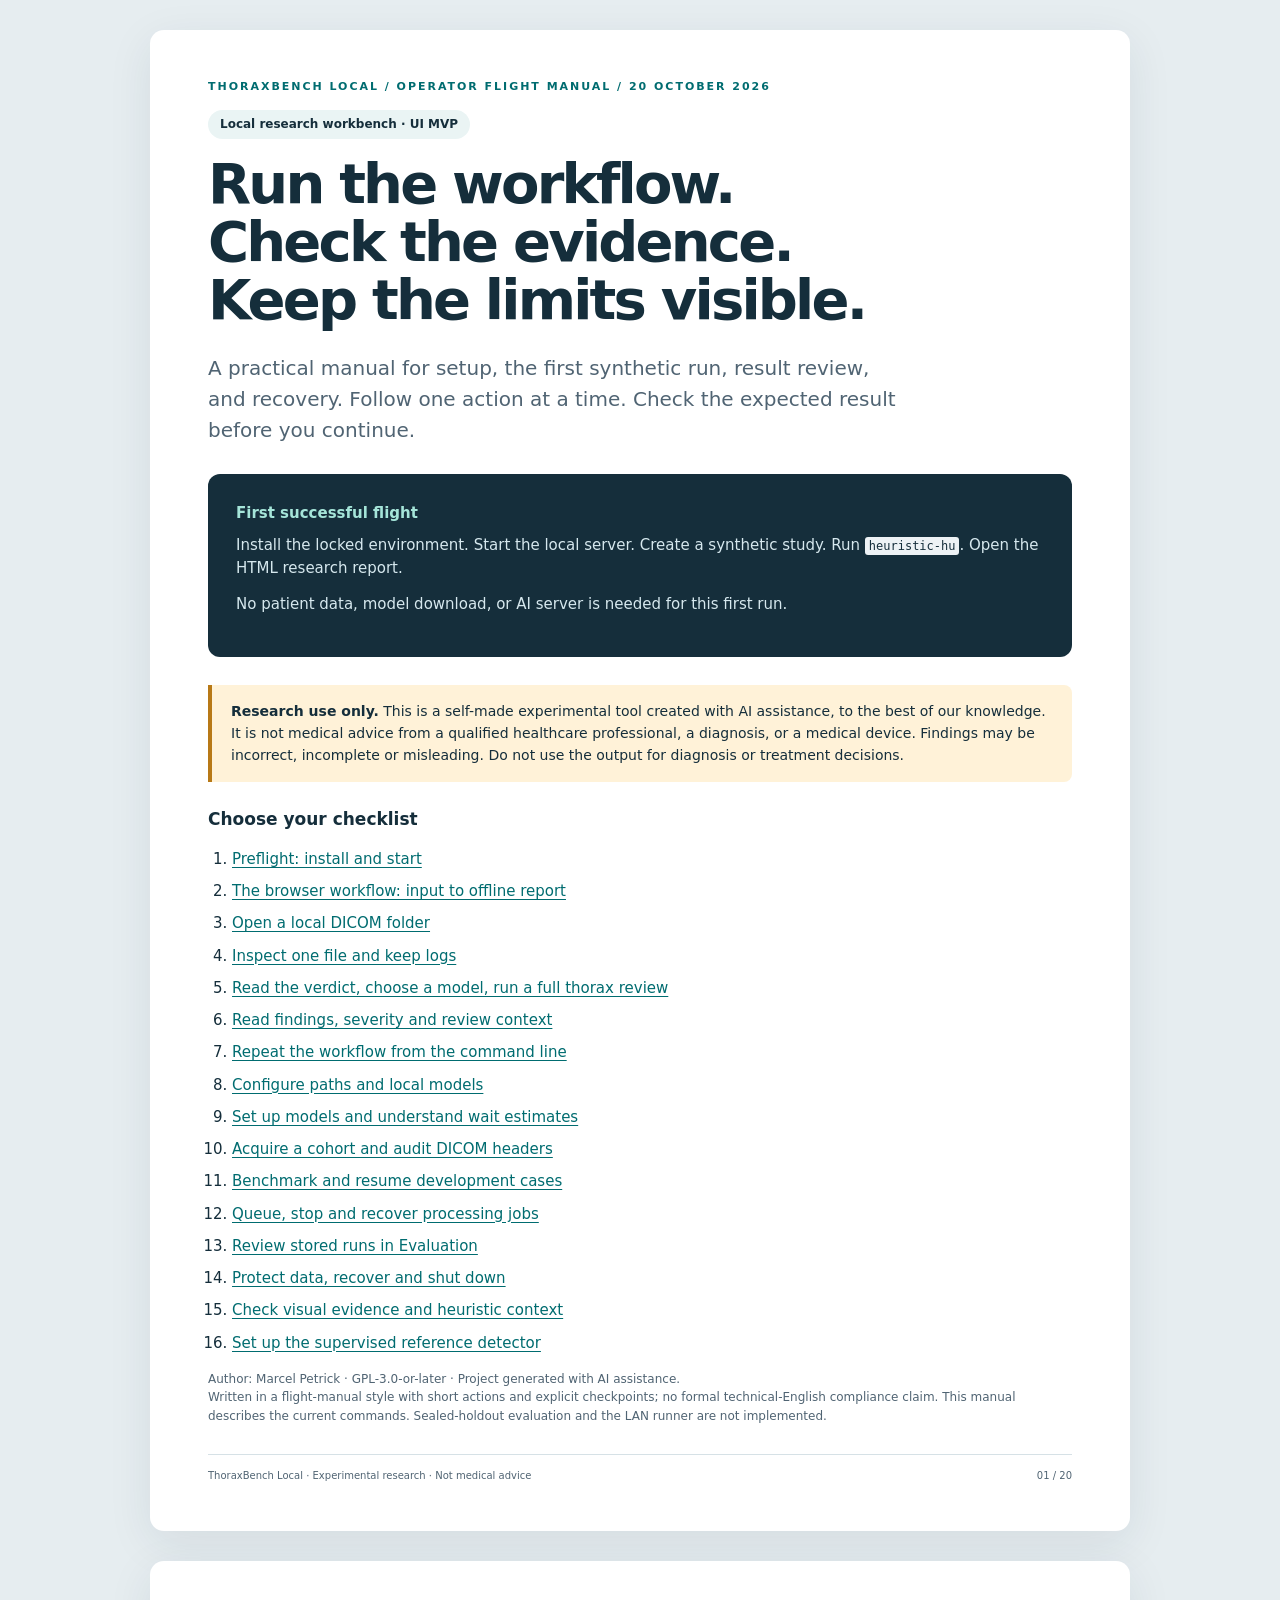
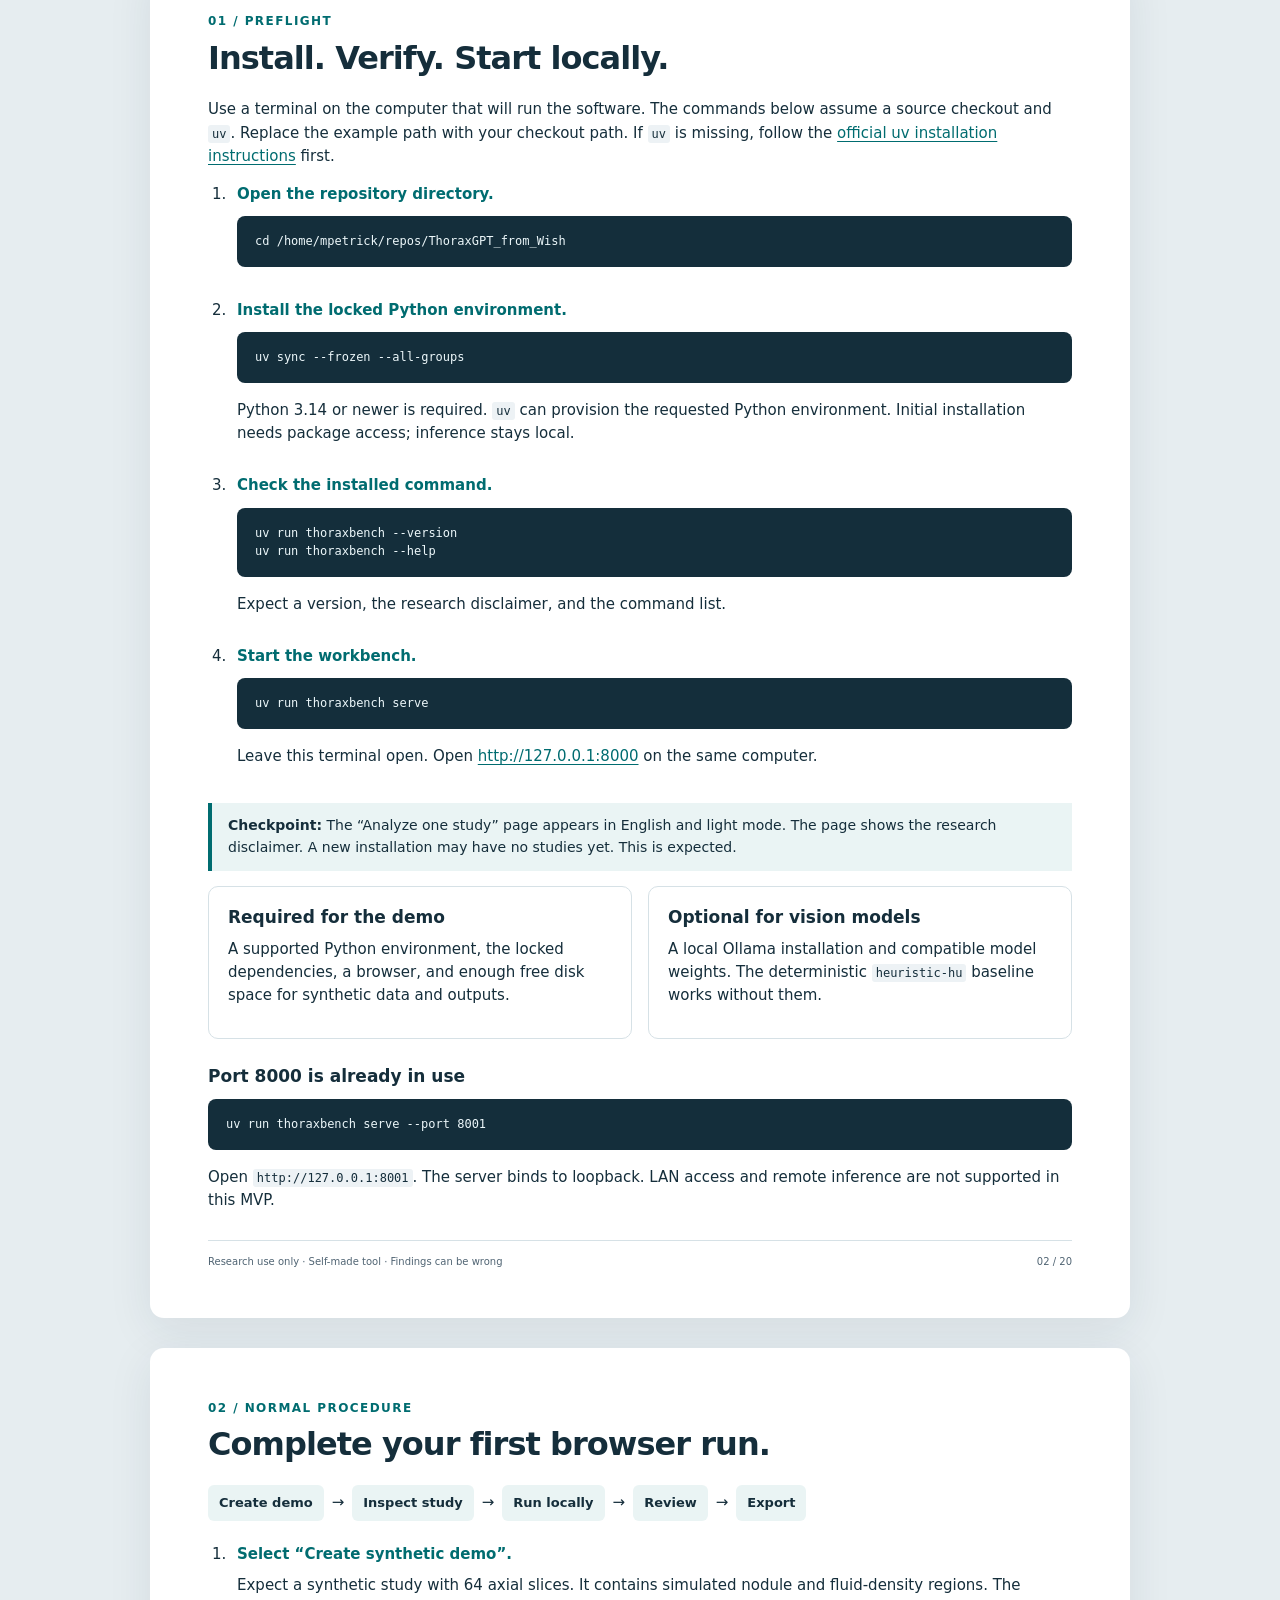
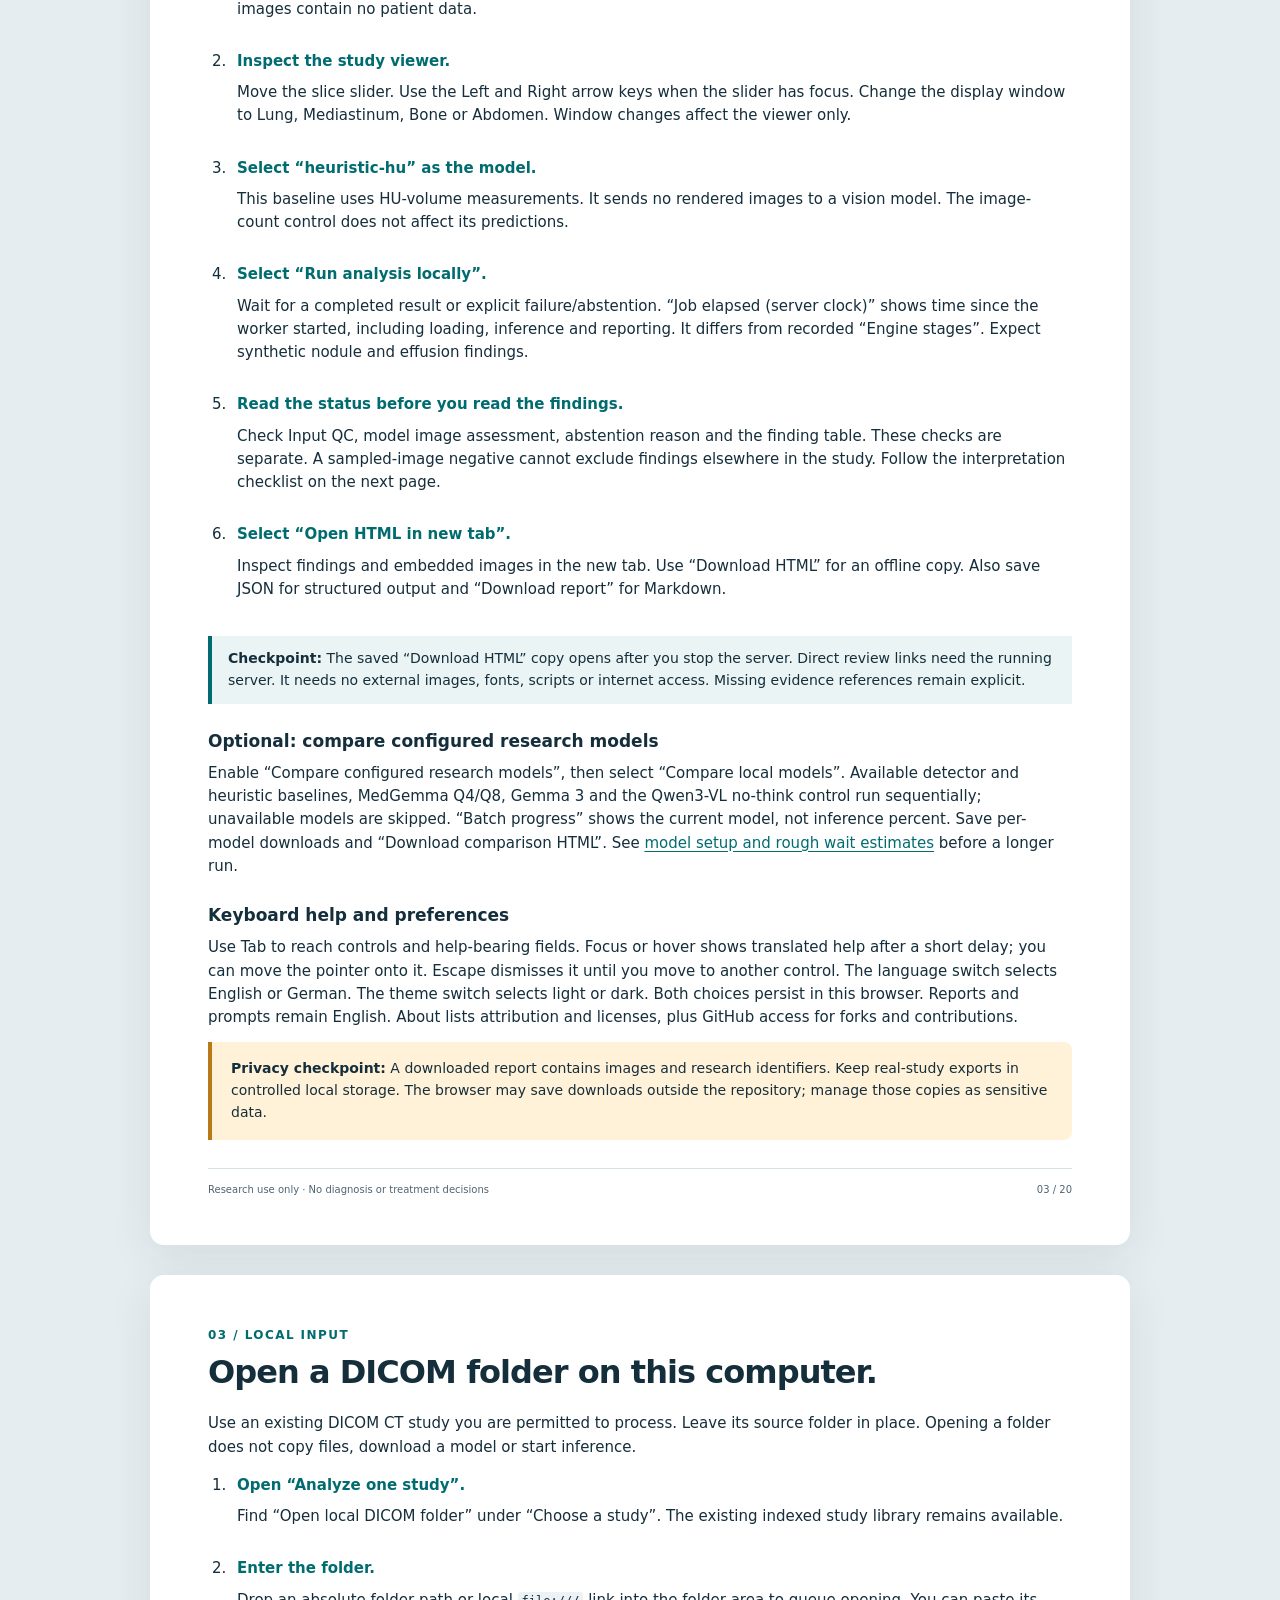
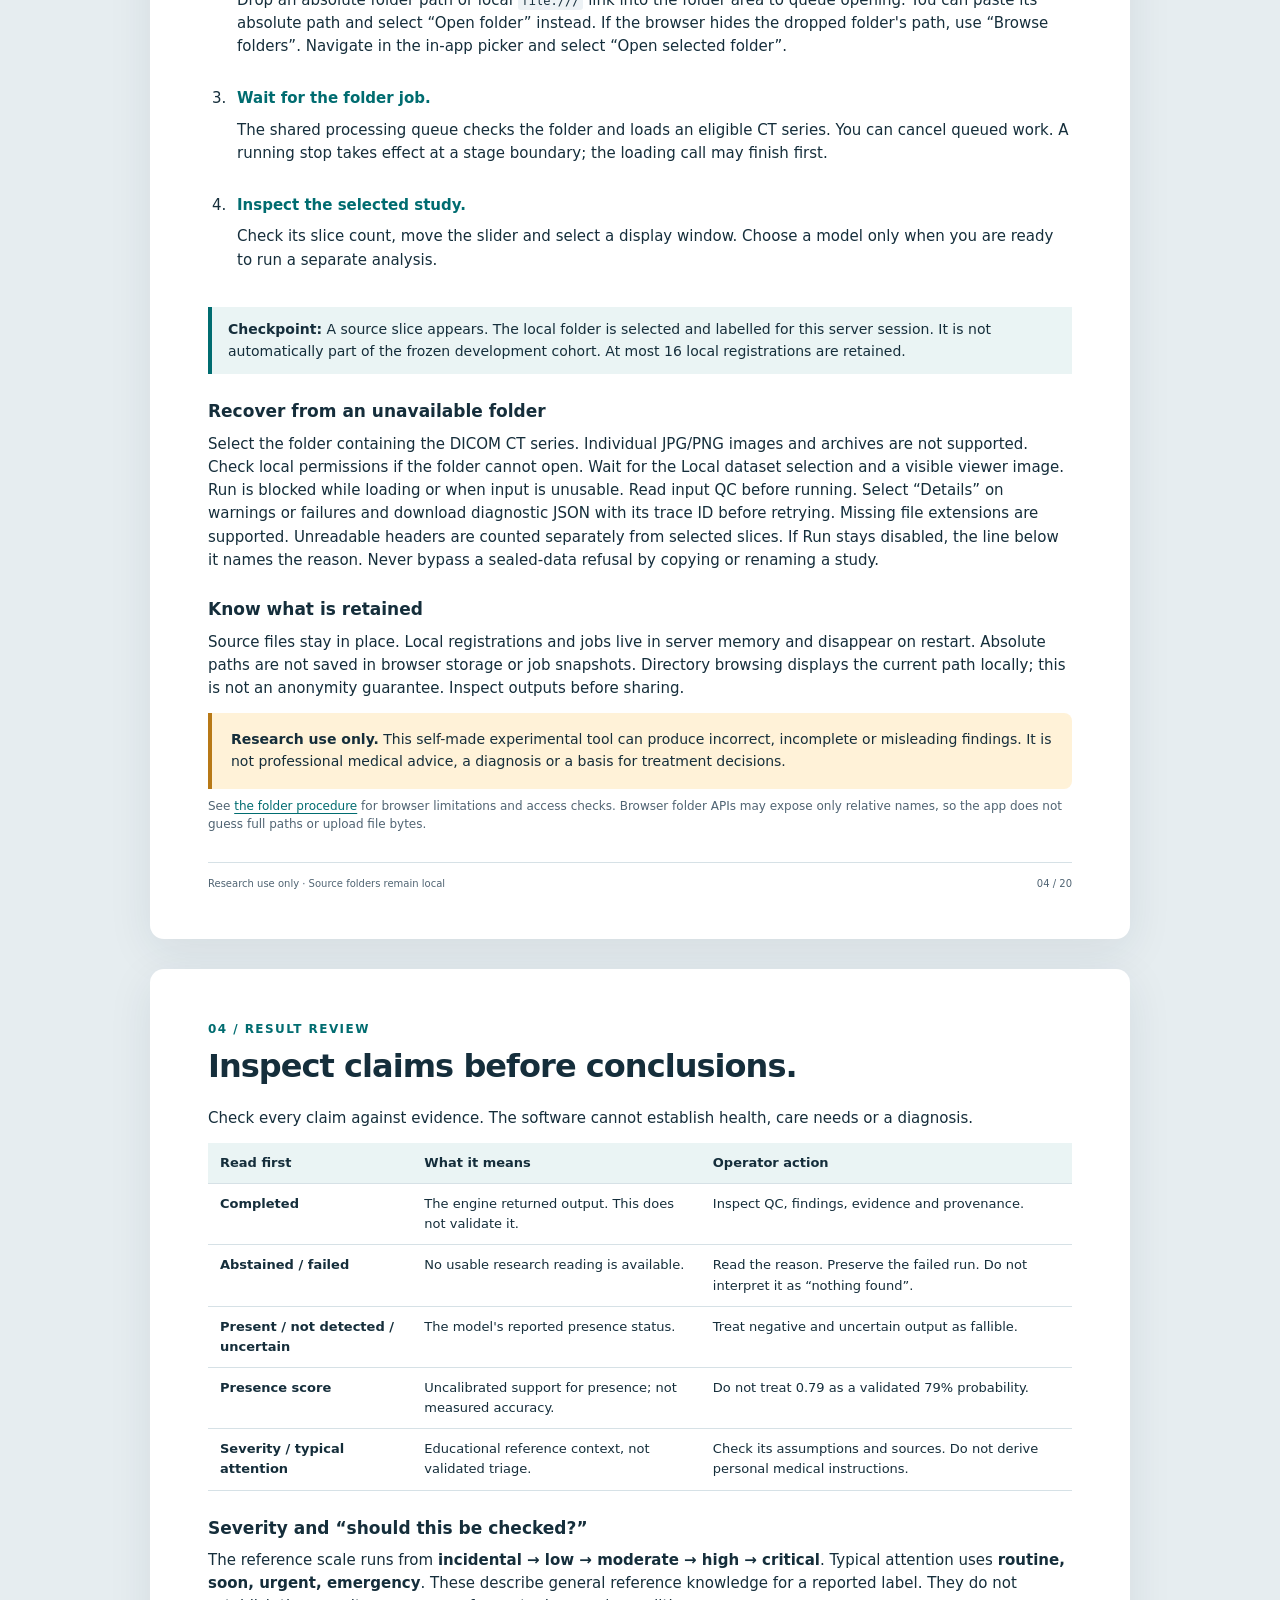
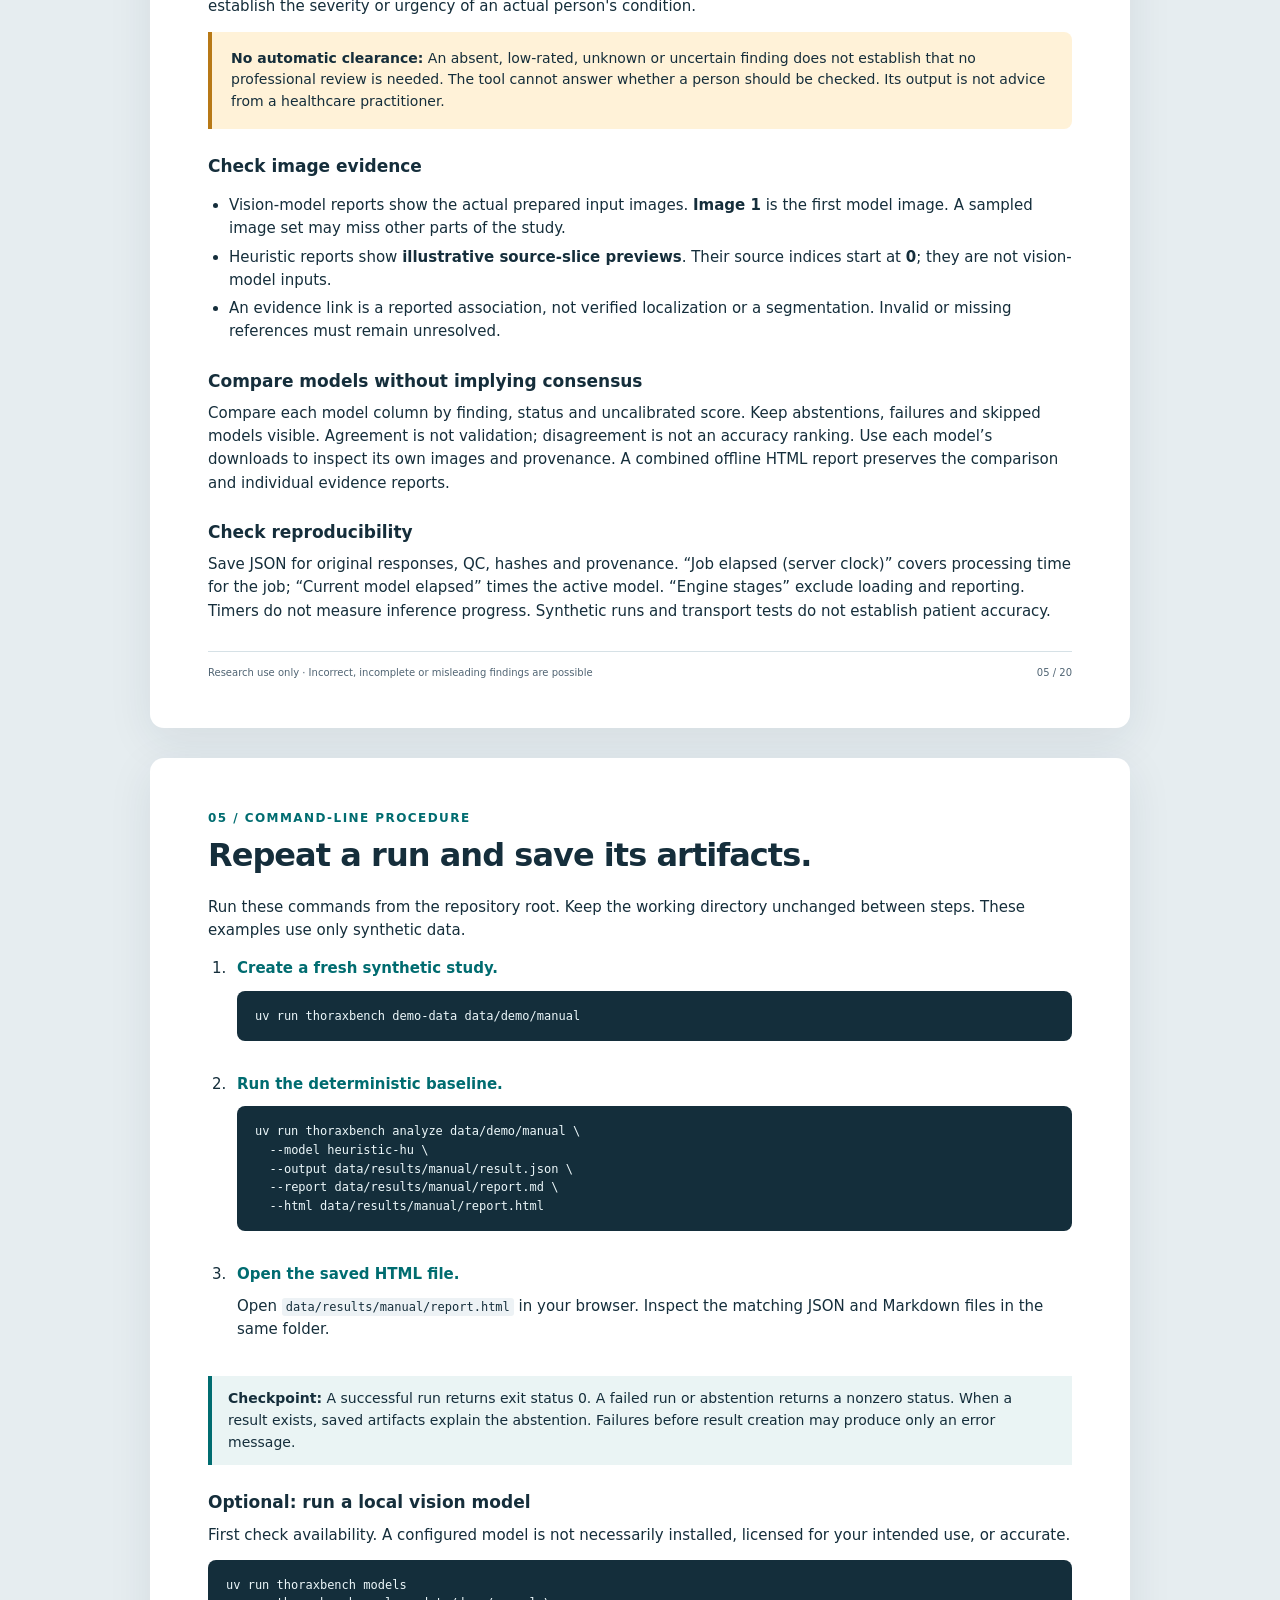
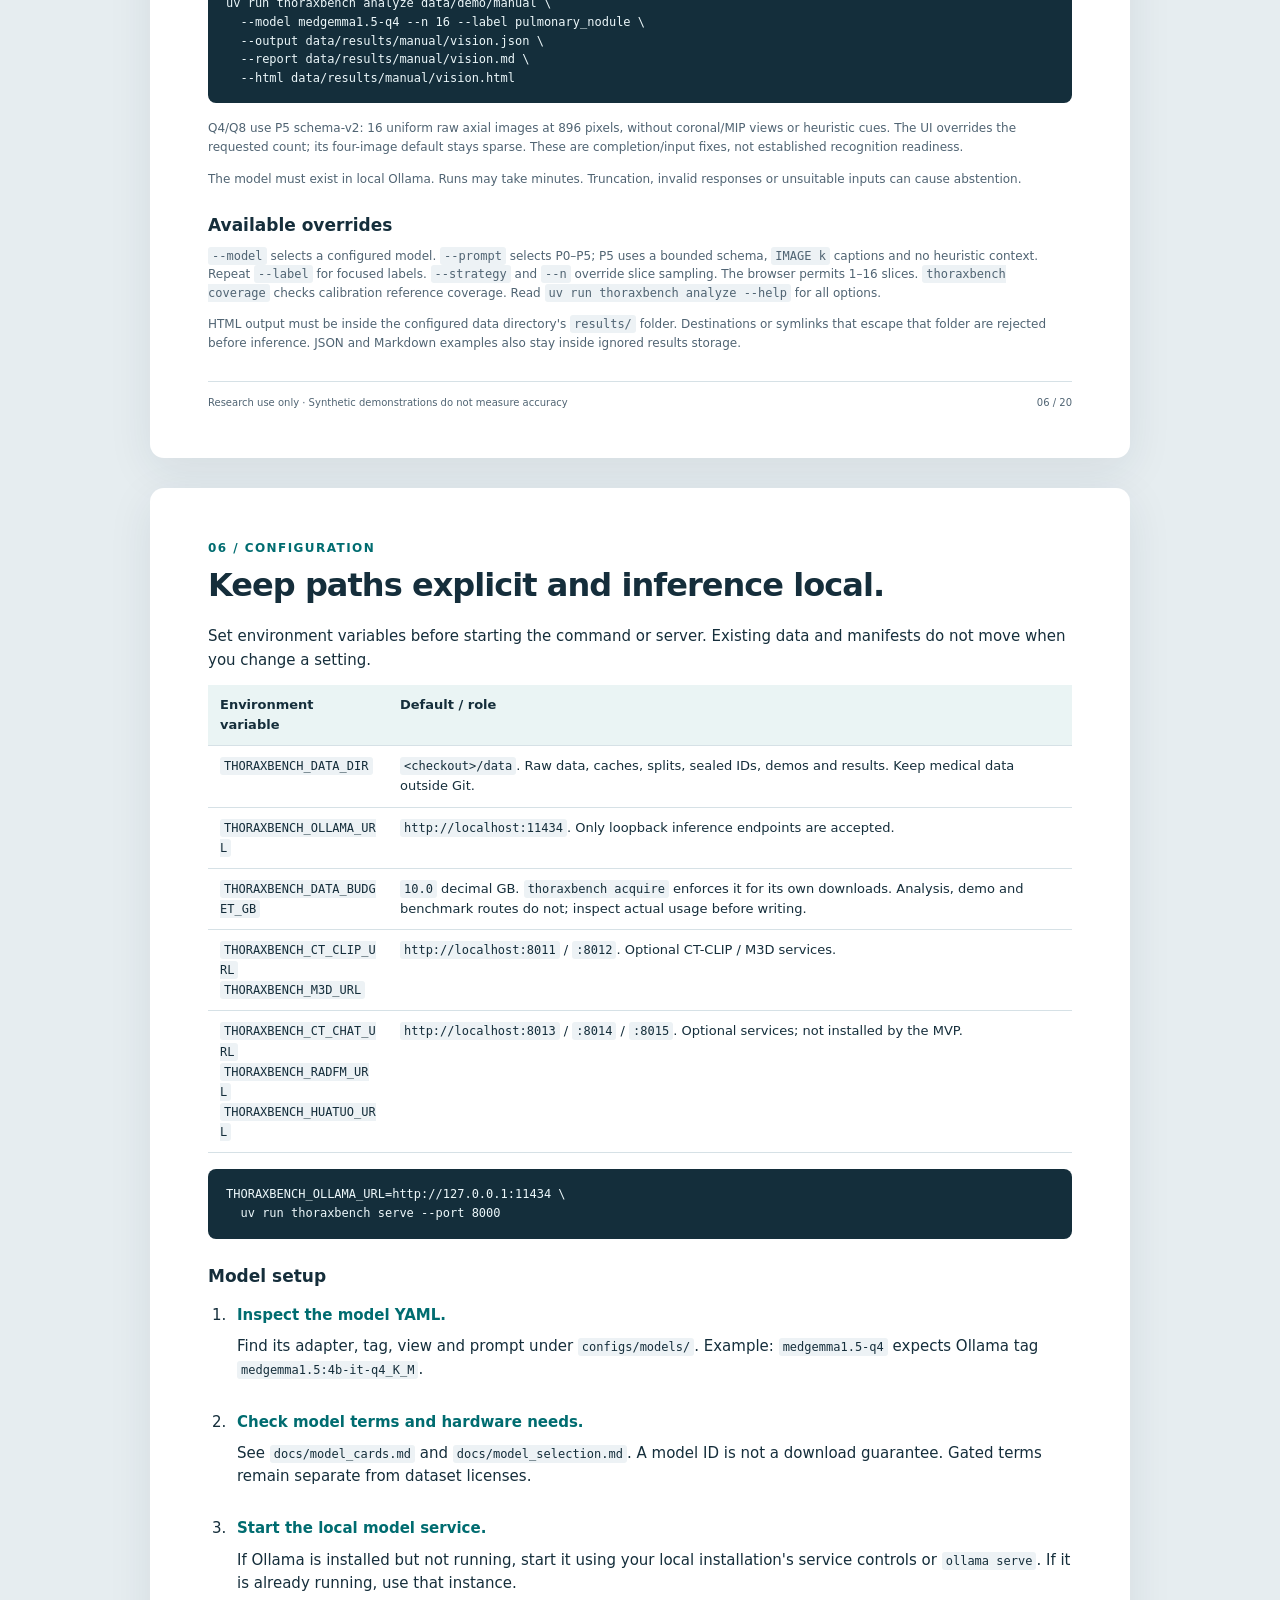
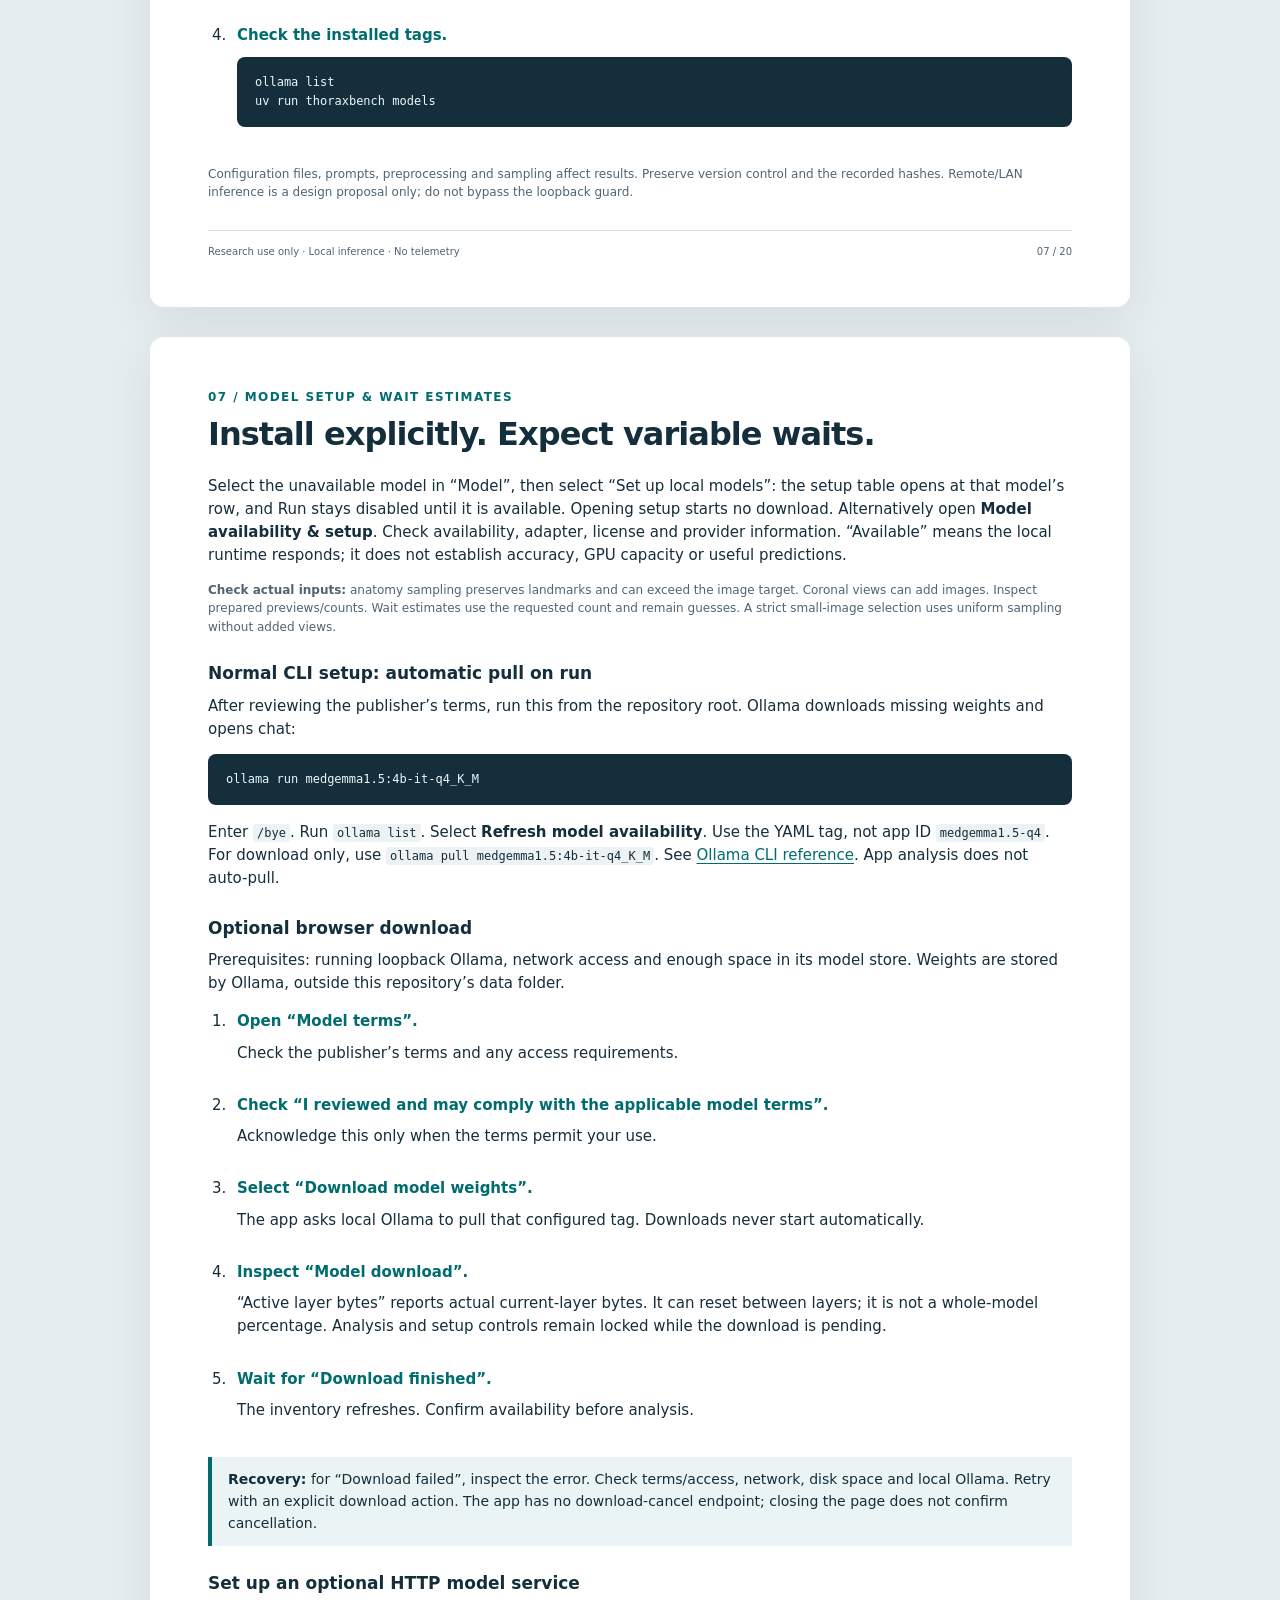
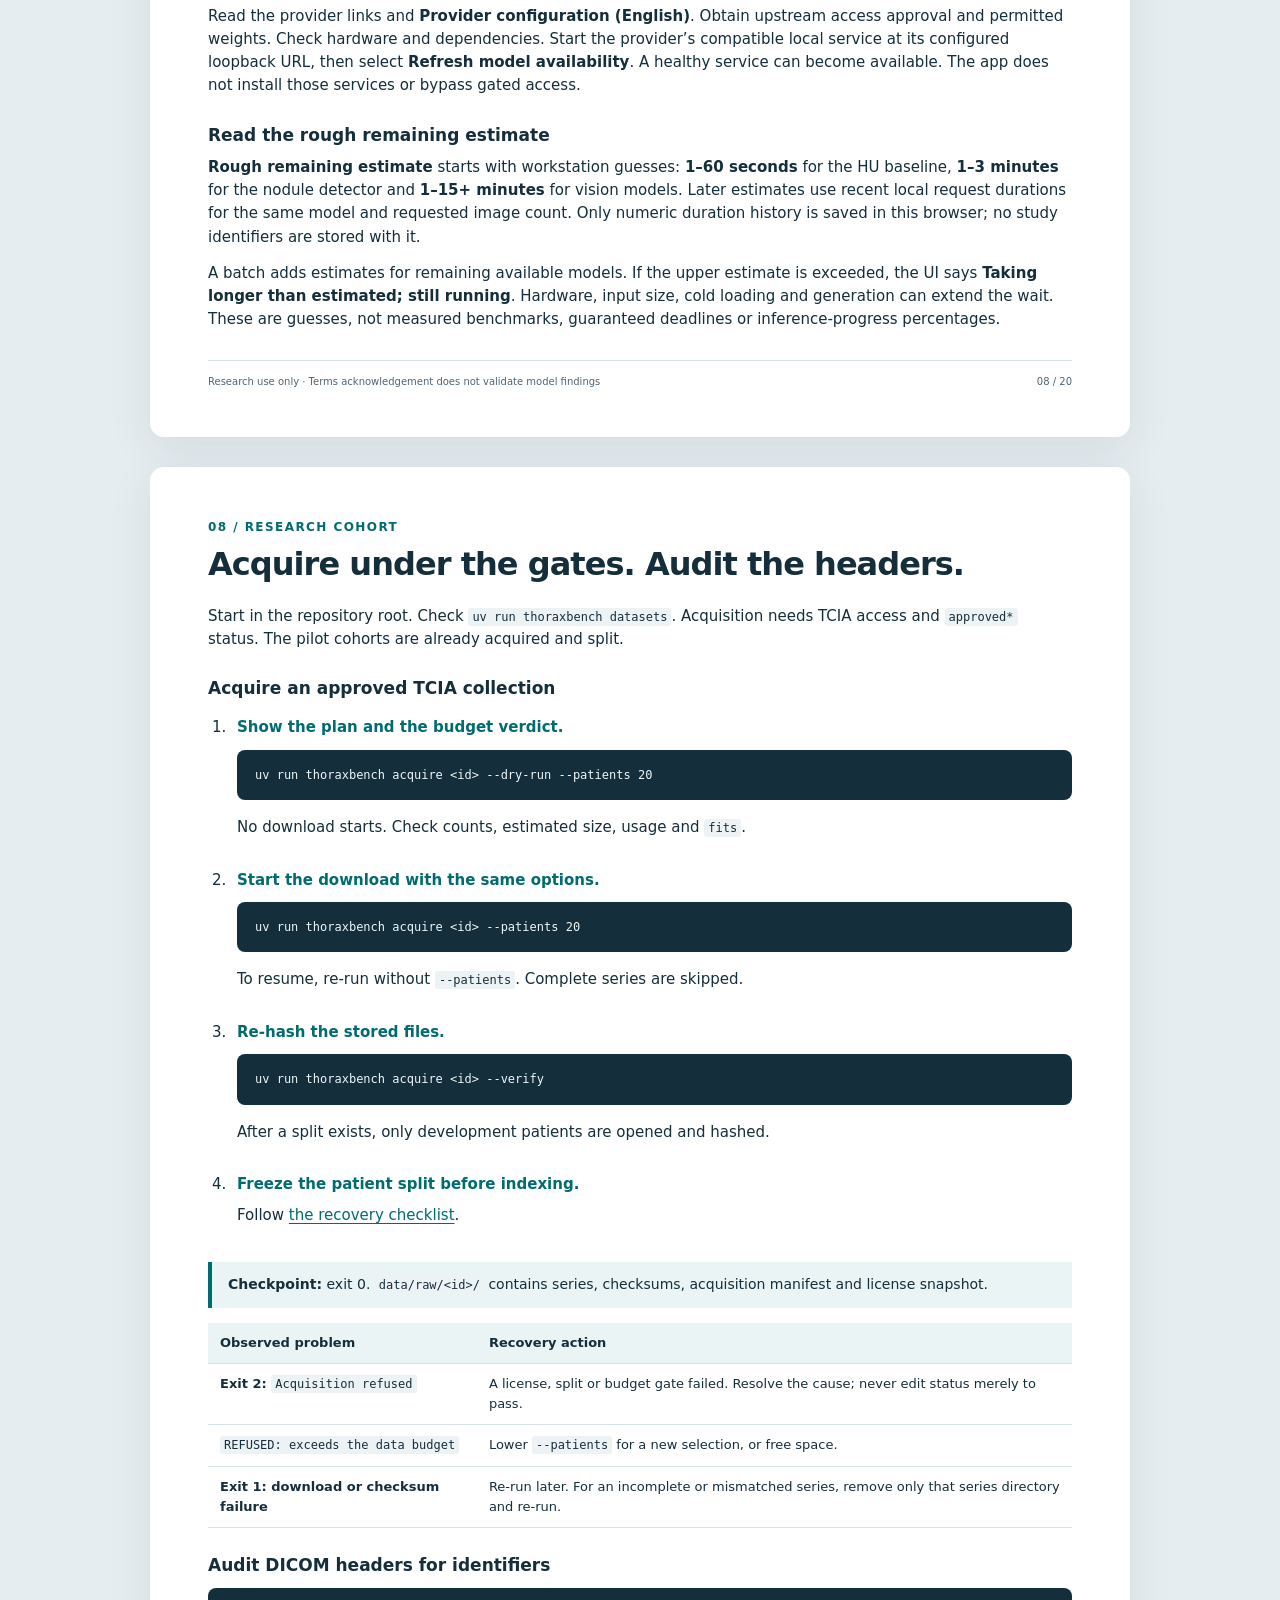
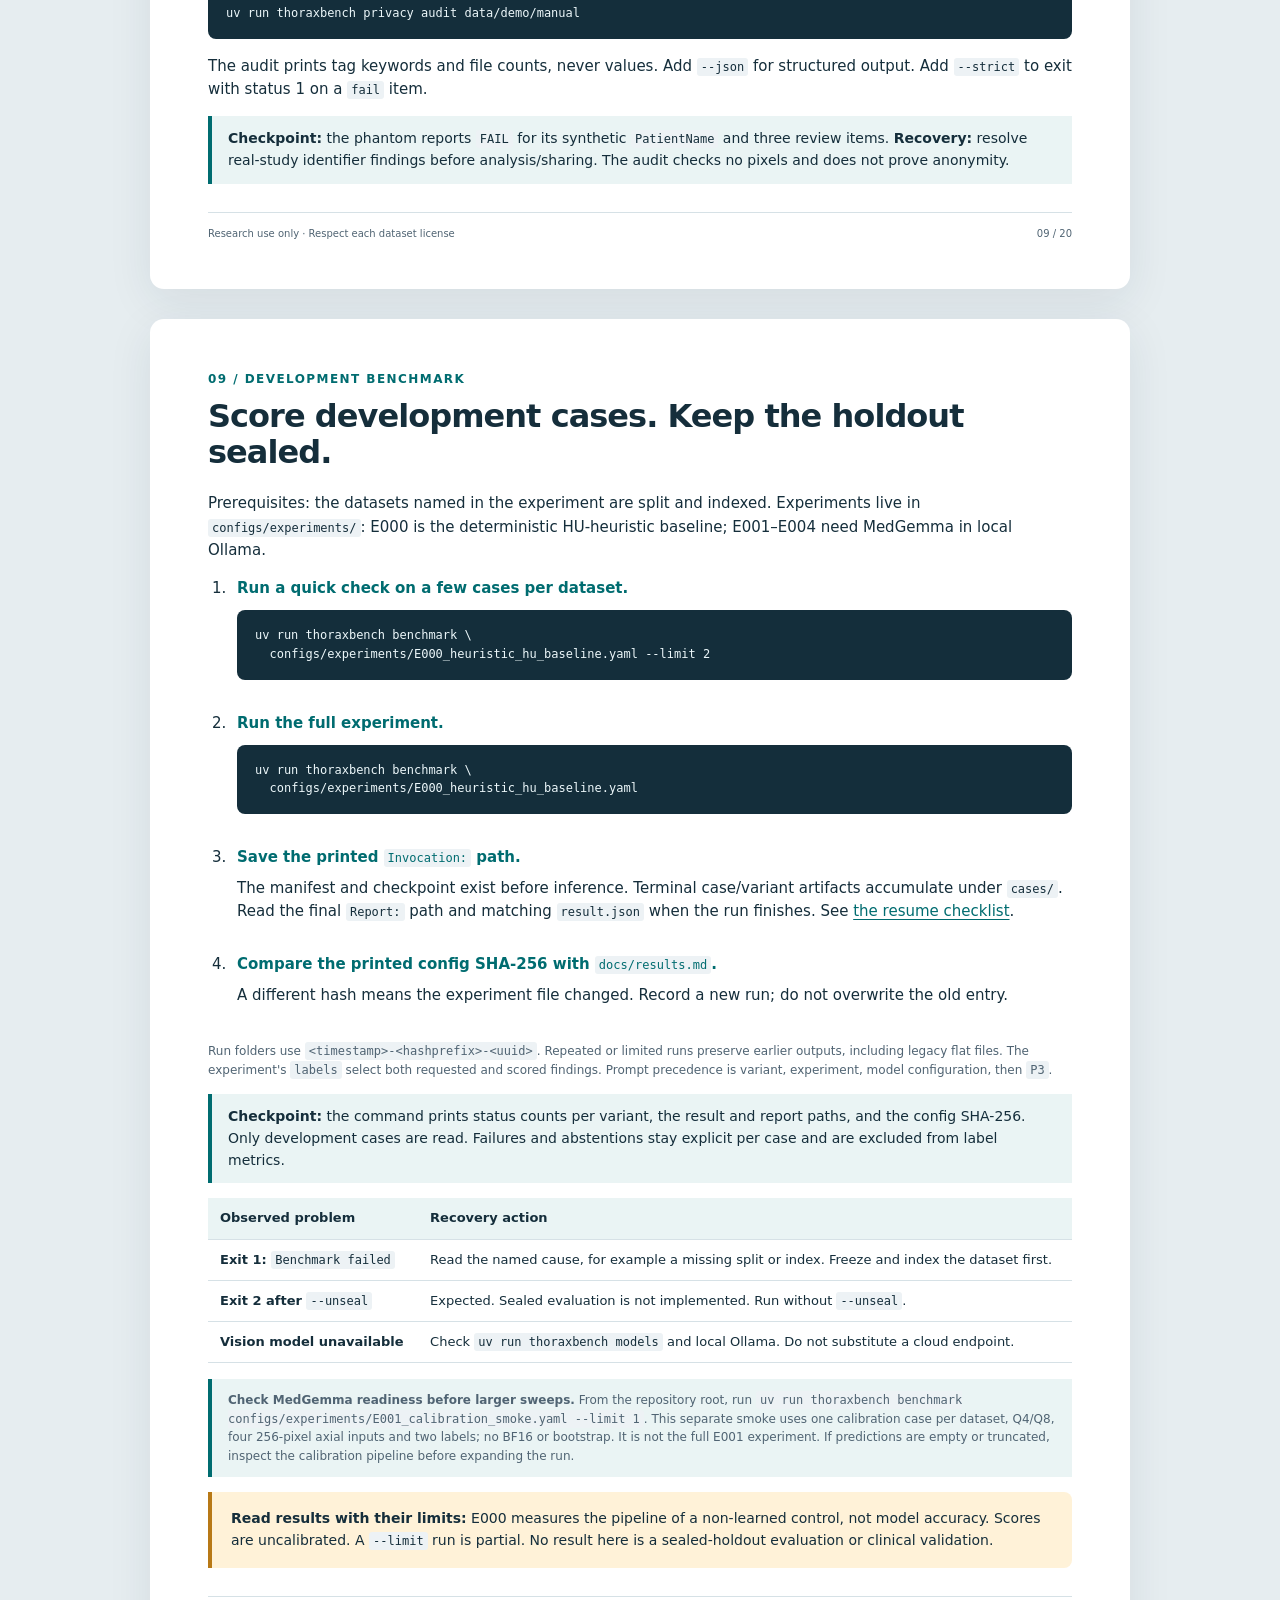
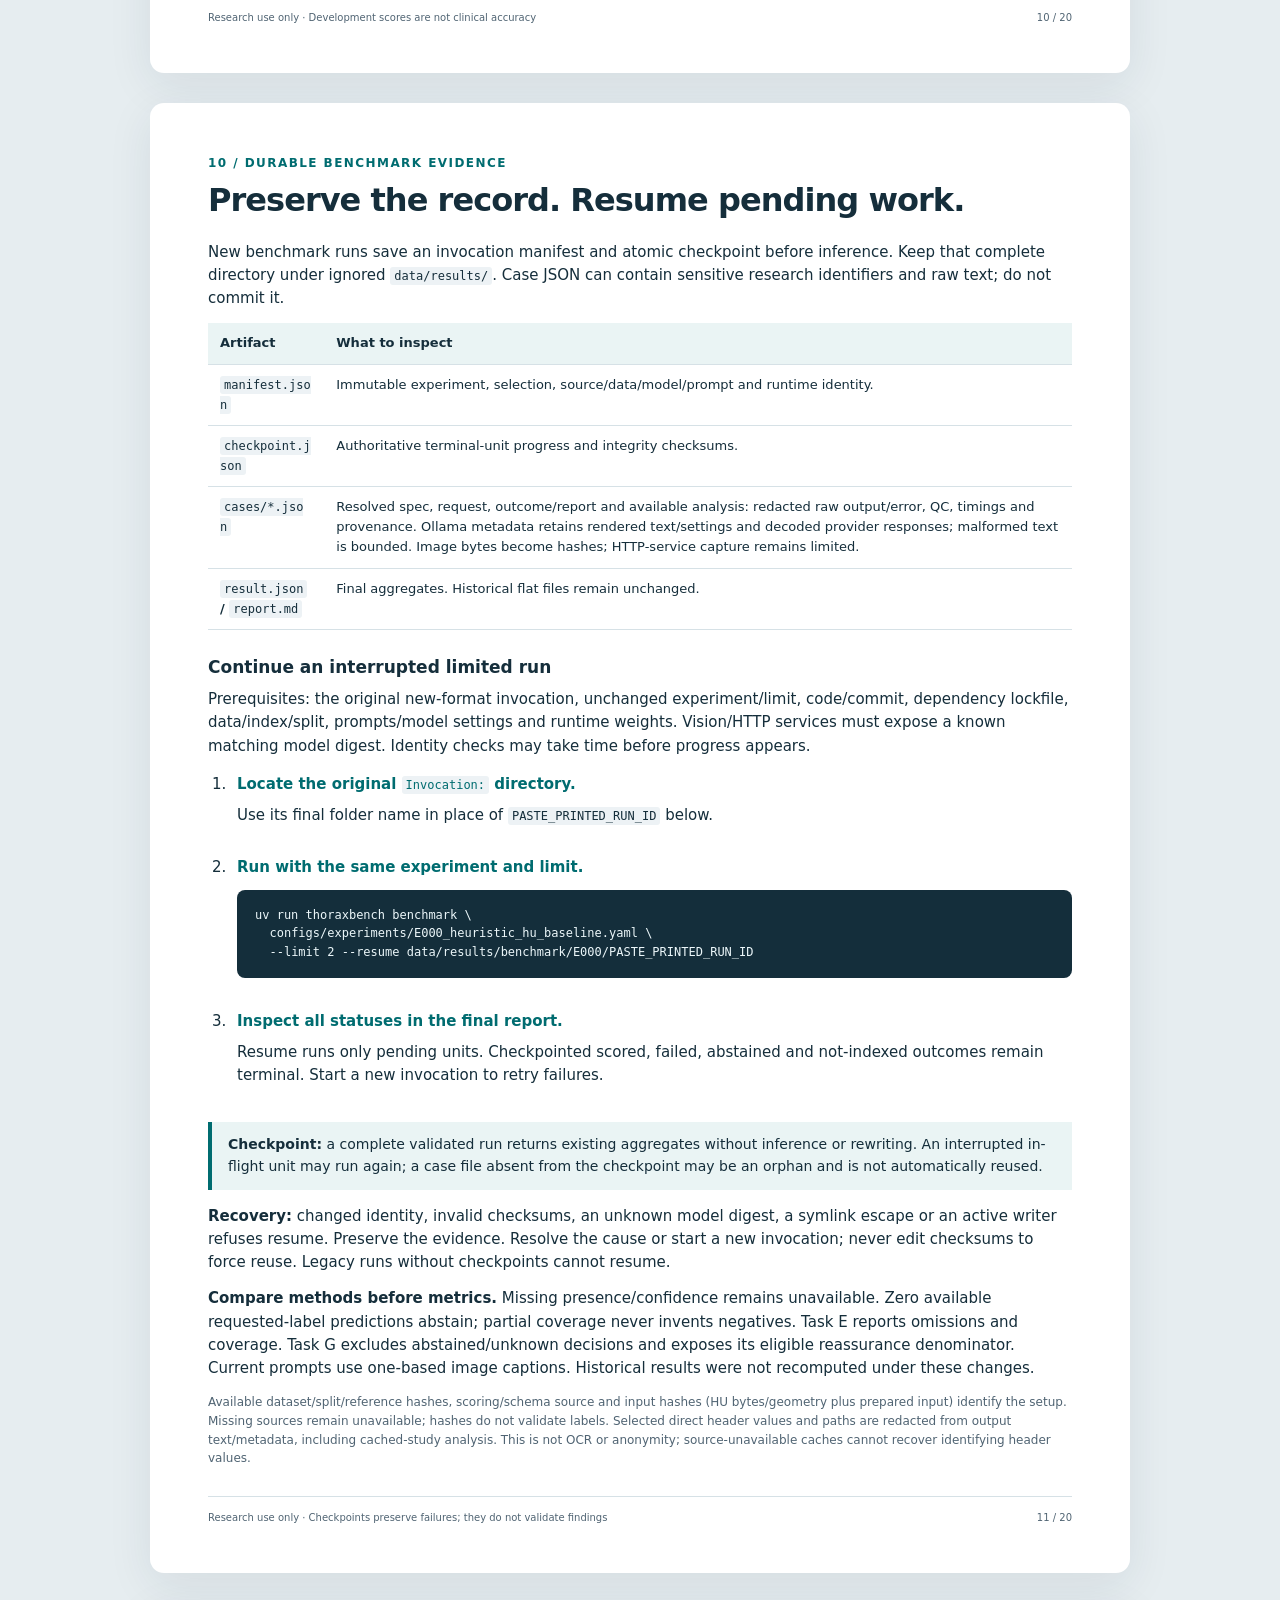
<file: docs/manual.html>
<!doctype html>
<!-- SPDX-License-Identifier: GPL-3.0-or-later -->
<!-- Copyright (C) 2026 Marcel Petrick <mail@marcelpetrick.it> -->
<html lang="en">
<head>
<meta charset="utf-8">
<meta name="viewport" content="width=device-width, initial-scale=1">
<meta http-equiv="Content-Security-Policy" content="default-src 'none'; style-src 'unsafe-inline'; base-uri 'none'; form-action 'none'">
<meta name="author" content="Marcel Petrick">
<title>ThoraxBench Local — Operator flight manual</title>
<style>
:root{--ink:#152e3b;--muted:#506473;--teal:#006c70;--line:#d6e1e6;--paper:#fff;--pale:#eaf4f4;--amber:#fff2d8}*{box-sizing:border-box}html{scroll-behavior:smooth}body{margin:0;background:#e6edf0;color:var(--ink);font:15px/1.55 system-ui,-apple-system,"Segoe UI",sans-serif}.sheet{position:relative;max-width:980px;margin:30px auto;padding:48px 58px;background:var(--paper);border-radius:14px;box-shadow:0 12px 45px #19334416}.eyebrow{font-size:11px;letter-spacing:.18em;text-transform:uppercase;font-weight:750;color:var(--teal);margin:0 0 15px}h1{font-size:56px;line-height:1.04;letter-spacing:-.05em;margin:16px 0 24px}h2{font-size:32px;line-height:1.12;letter-spacing:-.03em;margin:0 0 22px}h3{font-size:17px;margin:24px 0 8px}p{margin:8px 0 13px}a{color:var(--teal);text-underline-offset:3px}a:focus-visible{outline:3px solid #ad6c00;outline-offset:4px}.lead{font-size:20px;color:var(--muted);max-width:700px}.badge{display:inline-block;background:var(--pale);border-radius:99px;padding:5px 12px;font-size:12px;font-weight:700}.hero{padding:28px;border-radius:12px;background:var(--ink);color:white;margin:28px 0}.hero p{color:#d6e8ee}.hero strong{color:#a5e5d9}.hero code{color:var(--ink)}.notice{border-left:4px solid #b87916;background:var(--amber);padding:16px 19px;border-radius:0 8px 8px 0;font-size:14px}.check{border-left:4px solid var(--teal);background:var(--pale);padding:12px 16px;margin:15px 0;font-size:14px}.grid{display:grid;grid-template-columns:1fr 1fr;gap:16px}.card{padding:17px 19px;border:1px solid var(--line);border-radius:10px}.card h3{margin:0 0 8px}.contents{padding-left:24px}.contents li{margin:9px 0}.steps{padding-left:23px}.steps>li{padding:0 0 7px 6px;margin:9px 0}.steps strong{color:var(--teal)}code{font:12px/1.5 ui-monospace,"DejaVu Sans Mono",monospace;overflow-wrap:anywhere;background:#edf2f5;padding:2px 4px;border-radius:3px}pre{font:12px/1.55 ui-monospace,"DejaVu Sans Mono",monospace;white-space:pre-wrap;overflow-wrap:anywhere;padding:16px 18px;background:#142e3b;color:#ecf7fa;border-radius:8px;margin:10px 0 16px}pre code{background:none;padding:0;color:inherit}table{border-collapse:collapse;width:100%;font-size:13px;margin:12px 0 16px}th{text-align:left;background:var(--pale);font-weight:700}th,td{padding:10px 12px;border-bottom:1px solid var(--line);vertical-align:top}td:first-child{font-weight:600}ul{padding-left:21px}li{margin:5px 0}.small{font-size:12px;color:var(--muted)}footer{display:flex;justify-content:space-between;border-top:1px solid var(--line);padding-top:13px;margin-top:28px;font-size:10px;color:var(--muted)}.section-number{display:inline-block;color:var(--teal);margin-bottom:10px;font-size:12px;font-weight:750;letter-spacing:.12em}.stop{font-weight:700;color:#884a0a}.sequence{display:flex;flex-wrap:wrap;gap:8px;align-items:center;margin:22px 0}.sequence span{padding:8px 11px;background:var(--pale);border-radius:6px;font-size:13px;font-weight:650}@media(max-width:650px){.sheet{margin:12px;padding:28px 22px}h1{font-size:40px}h2{font-size:28px}.grid{grid-template-columns:1fr}th,td{padding:8px 5px;font-size:12px}pre{padding:12px;font-size:11px}}@page{size:A4;margin:0}@media print{html{scroll-behavior:auto}body{background:white;font-size:9pt;line-height:1.38;-webkit-print-color-adjust:exact;print-color-adjust:exact}.sheet{width:210mm;max-width:none;min-height:297mm;margin:0;padding:16mm 18mm 14mm;box-shadow:none;border-radius:0;break-after:page}.sheet:last-child{break-after:auto}h1{font-size:43pt}h2{font-size:25pt}h3{font-size:12pt;margin-top:15px}.lead{font-size:14pt}.eyebrow,.section-number{font-size:8pt}.notice,.check{font-size:9pt;padding:11px 13px}.small{font-size:8pt}table{font-size:8.5pt}th,td{padding:8px}pre,code{font-size:8pt}pre{padding:12px 14px}.hero{margin:22px 0;padding:23px}.grid{gap:13px}.card{padding:14px}.card,pre,tr,.notice,.check{break-inside:avoid}h2,h3{break-after:avoid}footer{font-size:7pt;margin-top:18px}.steps>li{margin:6px 0;padding-bottom:3px}p{margin:6px 0 10px}h2{margin-bottom:18px}#configuration th:first-child{width:43%}#configuration td code{font-size:7.3pt}.contents li{margin:6px 0}}
@media print{#model-setup{font-size:8.3pt;line-height:1.26}#model-setup h3{margin-top:10px;font-size:11pt}#model-setup p{margin:5px 0 7px}#model-setup .steps>li{margin:4px 0;padding-bottom:1px}#model-setup .check{font-size:8pt;padding:8px 10px;margin:8px 0}#cohort,#resume,#benchmark{font-size:8.5pt;line-height:1.3}#cohort h2,#resume h2,#benchmark h2{font-size:23pt;margin-bottom:14px}#cohort pre,#resume pre,#benchmark pre{margin:7px 0 10px;padding:10px 12px}#cohort th,#cohort td,#resume th,#resume td,#benchmark th,#benchmark td{padding:6px}#cohort .check,#cohort .notice,#resume .check,#resume .notice,#benchmark .check,#benchmark .notice{font-size:8.2pt;padding:9px 11px;margin:11px 0}#cohort footer,#resume footer,#benchmark footer{margin-top:13px}}
@media print{#start .contents li{margin:3px 0}#start .hero{margin:16px 0}#workbench p{margin:4px 0 8px}#workbench .steps>li{margin:5px 0;padding-bottom:1px}}
@media print{#detector{font-size:8pt;line-height:1.2;padding-top:12mm;padding-bottom:10mm}#detector h2{font-size:23pt;margin-bottom:12px}#detector h3{margin-top:10px}#detector pre{padding:8px 11px;margin:6px 0 9px}#detector .steps>li{margin:3px 0;padding-bottom:0}#detector .check,#detector .notice{font-size:8pt;padding:8px 10px;margin:9px 0}}
@media print{#start{font-size:8.5pt;line-height:1.28}#start h1{font-size:40pt;margin-bottom:18px}#start .hero{padding:18px;margin:14px 0}#start .contents li{margin:2px 0}}
</style>
</head>
<body>
<main>
<section class="sheet" id="start">
<p class="eyebrow">ThoraxBench Local / Operator flight manual / 20 October 2026</p>
<span class="badge">Local research workbench · UI MVP</span>
<h1>Run the workflow.<br>Check the evidence.<br>Keep the limits visible.</h1>
<p class="lead">A practical manual for setup, the first synthetic run, result review, and recovery. Follow one action at a time. Check the expected result before you continue.</p>
<div class="hero"><strong>First successful flight</strong><p>Install the locked environment. Start the local server. Create a synthetic study. Run <code>heuristic-hu</code>. Open the HTML research report.</p><p>No patient data, model download, or AI server is needed for this first run.</p></div>
<div class="notice"><strong>Research use only.</strong> This is a self-made experimental tool created with AI assistance, to the best of our knowledge. It is not medical advice from a qualified healthcare professional, a diagnosis, or a medical device. Findings may be incorrect, incomplete or misleading. Do not use the output for diagnosis or treatment decisions.</div>
<h3>Choose your checklist</h3>
<ol class="contents">
<li><a href="#preflight">Preflight: install and start</a></li>
<li><a href="#workbench">The browser workflow: input to offline report</a></li>
<li><a href="#local-folders">Open a local DICOM folder</a></li>
<li><a href="#local-diagnostics">Inspect one file and keep logs</a></li>
<li><a href="#thorax-review">Read the verdict, choose a model, run a full thorax review</a></li>
<li><a href="#review">Read findings, severity and review context</a></li>
<li><a href="#commands">Repeat the workflow from the command line</a></li>
<li><a href="#configuration">Configure paths and local models</a></li>
<li><a href="#model-setup">Set up models and understand wait estimates</a></li>
<li><a href="#cohort">Acquire a cohort and audit DICOM headers</a></li>
<li><a href="#benchmark">Benchmark and resume development cases</a></li>
<li><a href="#processing-jobs">Queue, stop and recover processing jobs</a></li>
<li><a href="#evaluation">Review stored runs in Evaluation</a></li>
<li><a href="#recovery">Protect data, recover and shut down</a></li>
<li><a href="#evidence-check">Check visual evidence and heuristic context</a></li>
<li><a href="#detector">Set up the supervised reference detector</a></li>
</ol>
<p class="small">Author: Marcel Petrick · GPL-3.0-or-later · Project generated with AI assistance.<br>Written in a flight-manual style with short actions and explicit checkpoints; no formal technical-English compliance claim. This manual describes the current commands. Sealed-holdout evaluation and the LAN runner are not implemented.</p>
<footer><span>ThoraxBench Local · Experimental research · Not medical advice</span><span>01 / 20</span></footer>
</section>
<section class="sheet" id="preflight">
<span class="section-number">01 / PREFLIGHT</span><h2>Install. Verify. Start locally.</h2>
<p>Use a terminal on the computer that will run the software. The commands below assume a source checkout and <code>uv</code>. Replace the example path with your checkout path. If <code>uv</code> is missing, follow the <a href="https://docs.astral.sh/uv/getting-started/installation/">official uv installation instructions</a> first.</p>
<ol class="steps">
<li><strong>Open the repository directory.</strong><pre><code>cd /home/mpetrick/repos/ThoraxGPT_from_Wish</code></pre></li>
<li><strong>Install the locked Python environment.</strong><pre><code>uv sync --frozen --all-groups</code></pre><p>Python 3.14 or newer is required. <code>uv</code> can provision the requested Python environment. Initial installation needs package access; inference stays local.</p></li>
<li><strong>Check the installed command.</strong><pre><code>uv run thoraxbench --version
uv run thoraxbench --help</code></pre><p>Expect a version, the research disclaimer, and the command list.</p></li>
<li><strong>Start the workbench.</strong><pre><code>uv run thoraxbench serve</code></pre><p>Leave this terminal open. Open <a href="http://127.0.0.1:8000">http://127.0.0.1:8000</a> on the same computer.</p></li>
</ol>
<div class="check"><strong>Checkpoint:</strong> The “Analyze one study” page appears in English and light mode. The page shows the research disclaimer. A new installation may have no studies yet. This is expected.</div>
<div class="grid"><div class="card"><h3>Required for the demo</h3><p>A supported Python environment, the locked dependencies, a browser, and enough free disk space for synthetic data and outputs.</p></div><div class="card"><h3>Optional for vision models</h3><p>A local Ollama installation and compatible model weights. The deterministic <code>heuristic-hu</code> baseline works without them.</p></div></div>
<h3>Port 8000 is already in use</h3>
<pre><code>uv run thoraxbench serve --port 8001</code></pre>
<p>Open <code>http://127.0.0.1:8001</code>. The server binds to loopback. LAN access and remote inference are not supported in this MVP.</p>
<footer><span>Research use only · Self-made tool · Findings can be wrong</span><span>02 / 20</span></footer>
</section>
<section class="sheet" id="workbench">
<span class="section-number">02 / NORMAL PROCEDURE</span><h2>Complete your first browser run.</h2>
<div class="sequence"><span>Create demo</span> → <span>Inspect study</span> → <span>Run locally</span> → <span>Review</span> → <span>Export</span></div>
<ol class="steps">
<li><strong>Select “Create synthetic demo”.</strong><p>Expect a synthetic study with 64 axial slices. It contains simulated nodule and fluid-density regions. The images contain no patient data.</p></li>
<li><strong>Inspect the study viewer.</strong><p>Move the slice slider. Use the Left and Right arrow keys when the slider has focus. Change the display window to Lung, Mediastinum, Bone or Abdomen. Window changes affect the viewer only.</p></li>
<li><strong>Select “heuristic-hu” as the model.</strong><p>This baseline uses HU-volume measurements. It sends no rendered images to a vision model. The image-count control does not affect its predictions.</p></li>
<li><strong>Select “Run analysis locally”.</strong><p>Wait for a completed result or explicit failure/abstention. “Job elapsed (server clock)” shows time since the worker started, including loading, inference and reporting. It differs from recorded “Engine stages”. Expect synthetic nodule and effusion findings.</p></li>
<li><strong>Read the status before you read the findings.</strong><p>Check Input QC, model image assessment, abstention reason and the finding table. These checks are separate. A sampled-image negative cannot exclude findings elsewhere in the study. Follow the interpretation checklist on the next page.</p></li>
<li><strong>Select “Open HTML in new tab”.</strong><p>Inspect findings and embedded images in the new tab. Use “Download HTML” for an offline copy. Also save JSON for structured output and “Download report” for Markdown.</p></li>
</ol>
<div class="check"><strong>Checkpoint:</strong> The saved “Download HTML” copy opens after you stop the server. Direct review links need the running server. It needs no external images, fonts, scripts or internet access. Missing evidence references remain explicit.</div>
<h3>Optional: compare configured research models</h3>
<p>Enable “Compare configured research models”, then select “Compare local models”. Available detector and heuristic baselines, MedGemma Q4/Q8, Gemma 3 and the Qwen3-VL no-think control run sequentially; unavailable models are skipped. “Batch progress” shows the current model, not inference percent. Save per-model downloads and “Download comparison HTML”. See <a href="#model-setup">model setup and rough wait estimates</a> before a longer run.</p>
<h3>Keyboard help and preferences</h3>
<p>Use Tab to reach controls and help-bearing fields. Focus or hover shows translated help after a short delay; you can move the pointer onto it. Escape dismisses it until you move to another control. The language switch selects English or German. The theme switch selects light or dark. Both choices persist in this browser. Reports and prompts remain English. About lists attribution and licenses, plus GitHub access for forks and contributions.</p>

<div class="notice"><strong>Privacy checkpoint:</strong> A downloaded report contains images and research identifiers. Keep real-study exports in controlled local storage. The browser may save downloads outside the repository; manage those copies as sensitive data.</div>
<footer><span>Research use only · No diagnosis or treatment decisions</span><span>03 / 20</span></footer>
</section>
<section class="sheet" id="local-folders">
<span class="section-number">03 / LOCAL INPUT</span><h2>Open a DICOM folder on this computer.</h2>
<p>Use an existing DICOM CT study you are permitted to process. Leave its source folder in place. Opening a folder does not copy files, download a model or start inference.</p>
<ol class="steps">
<li><strong>Open “Analyze one study”.</strong><p>Find “Open local DICOM folder” under “Choose a study”. The existing indexed study library remains available.</p></li>
<li><strong>Enter the folder.</strong><p>Drop an absolute folder path or local <code>file:///</code> link into the folder area to queue opening. You can paste its absolute path and select “Open folder” instead. If the browser hides the dropped folder's path, use “Browse folders”. Navigate in the in-app picker and select “Open selected folder”.</p></li>
<li><strong>Wait for the folder job.</strong><p>The shared processing queue checks the folder and loads an eligible CT series. You can cancel queued work. A running stop takes effect at a stage boundary; the loading call may finish first.</p></li>
<li><strong>Inspect the selected study.</strong><p>Check its slice count, move the slider and select a display window. Choose a model only when you are ready to run a separate analysis.</p></li>
</ol>
<div class="check"><strong>Checkpoint:</strong> A source slice appears. The local folder is selected and labelled for this server session. It is not automatically part of the frozen development cohort. At most 16 local registrations are retained.</div>
<h3>Recover from an unavailable folder</h3>
<p>Select the folder containing the DICOM CT series. Individual JPG/PNG images and archives are not supported. Check local permissions if the folder cannot open. Wait for the Local dataset selection and a visible viewer image. Run is blocked while loading or when input is unusable. Read input QC before running. Select “Details” on warnings or failures and download diagnostic JSON with its trace ID before retrying. Missing file extensions are supported. Unreadable headers are counted separately from selected slices. If Run stays disabled, the line below it names the reason. Never bypass a sealed-data refusal by copying or renaming a study.</p>
<h3>Know what is retained</h3>
<p>Source files stay in place. Local registrations and jobs live in server memory and disappear on restart. Absolute paths are not saved in browser storage or job snapshots. Directory browsing displays the current path locally; this is not an anonymity guarantee. Inspect outputs before sharing.</p>
<div class="notice"><strong>Research use only.</strong> This self-made experimental tool can produce incorrect, incomplete or misleading findings. It is not professional medical advice, a diagnosis or a basis for treatment decisions.</div>
<p class="small">See <a href="local-folders.md">the folder procedure</a> for browser limitations and access checks. Browser folder APIs may expose only relative names, so the app does not guess full paths or upload file bytes.</p>
<footer><span>Research use only · Source folders remain local</span><span>04 / 20</span></footer>
</section>
<section class="sheet" id="review">
<span class="section-number">04 / RESULT REVIEW</span><h2>Inspect claims before conclusions.</h2>
<p>Check every claim against evidence. The software cannot establish health, care needs or a diagnosis.</p>
<table><thead><tr><th>Read first</th><th>What it means</th><th>Operator action</th></tr></thead><tbody>
<tr><td>Completed</td><td>The engine returned output. This does not validate it.</td><td>Inspect QC, findings, evidence and provenance.</td></tr>
<tr><td>Abstained / failed</td><td>No usable research reading is available.</td><td>Read the reason. Preserve the failed run. Do not interpret it as “nothing found”.</td></tr>
<tr><td>Present / not detected / uncertain</td><td>The model's reported presence status.</td><td>Treat negative and uncertain output as fallible.</td></tr>
<tr><td>Presence score</td><td>Uncalibrated support for presence; not measured accuracy.</td><td>Do not treat 0.79 as a validated 79% probability.</td></tr>
<tr><td>Severity / typical attention</td><td>Educational reference context, not validated triage.</td><td>Check its assumptions and sources. Do not derive personal medical instructions.</td></tr>
</tbody></table>
<h3>Severity and “should this be checked?”</h3>
<p>The reference scale runs from <strong>incidental → low → moderate → high → critical</strong>. Typical attention uses <strong>routine, soon, urgent, emergency</strong>. These describe general reference knowledge for a reported label. They do not establish the severity or urgency of an actual person's condition.</p>
<div class="notice"><strong>No automatic clearance:</strong> An absent, low-rated, unknown or uncertain finding does not establish that no professional review is needed. The tool cannot answer whether a person should be checked. Its output is not advice from a healthcare practitioner.</div>
<h3>Check image evidence</h3>
<ul>
<li>Vision-model reports show the actual prepared input images. <strong>Image 1</strong> is the first model image. A sampled image set may miss other parts of the study.</li>
<li>Heuristic reports show <strong>illustrative source-slice previews</strong>. Their source indices start at <strong>0</strong>; they are not vision-model inputs.</li>
<li>An evidence link is a reported association, not verified localization or a segmentation. Invalid or missing references must remain unresolved.</li>
</ul>
<h3>Compare models without implying consensus</h3>
<p>Compare each model column by finding, status and uncalibrated score. Keep abstentions, failures and skipped models visible. Agreement is not validation; disagreement is not an accuracy ranking. Use each model’s downloads to inspect its own images and provenance. A combined offline HTML report preserves the comparison and individual evidence reports.</p>
<h3>Check reproducibility</h3>
<p>Save JSON for original responses, QC, hashes and provenance. “Job elapsed (server clock)” covers processing time for the job; “Current model elapsed” times the active model. “Engine stages” exclude loading and reporting. Timers do not measure inference progress. Synthetic runs and transport tests do not establish patient accuracy.</p>
<footer><span>Research use only · Incorrect, incomplete or misleading findings are possible</span><span>05 / 20</span></footer>
</section>
<section class="sheet" id="commands">
<span class="section-number">05 / COMMAND-LINE PROCEDURE</span><h2>Repeat a run and save its artifacts.</h2>
<p>Run these commands from the repository root. Keep the working directory unchanged between steps. These examples use only synthetic data.</p>
<ol class="steps">
<li><strong>Create a fresh synthetic study.</strong><pre><code>uv run thoraxbench demo-data data/demo/manual</code></pre></li>
<li><strong>Run the deterministic baseline.</strong><pre><code>uv run thoraxbench analyze data/demo/manual \
  --model heuristic-hu \
  --output data/results/manual/result.json \
  --report data/results/manual/report.md \
  --html data/results/manual/report.html</code></pre></li>
<li><strong>Open the saved HTML file.</strong><p>Open <code>data/results/manual/report.html</code> in your browser. Inspect the matching JSON and Markdown files in the same folder.</p></li>
</ol>
<div class="check"><strong>Checkpoint:</strong> A successful run returns exit status 0. A failed run or abstention returns a nonzero status. When a result exists, saved artifacts explain the abstention. Failures before result creation may produce only an error message.</div>
<h3>Optional: run a local vision model</h3>
<p>First check availability. A configured model is not necessarily installed, licensed for your intended use, or accurate.</p>
<pre><code>uv run thoraxbench models
uv run thoraxbench analyze data/demo/manual \
  --model medgemma1.5-q4 --n 16 --label pulmonary_nodule \
  --output data/results/manual/vision.json \
  --report data/results/manual/vision.md \
  --html data/results/manual/vision.html</code></pre>
<p class="small">Q4/Q8 use P5 schema-v2: 16 uniform raw axial images at 896 pixels, without coronal/MIP views or heuristic cues. The UI overrides the requested count; its four-image default stays sparse. These are completion/input fixes, not established recognition readiness.</p>
<p class="small">The model must exist in local Ollama. Runs may take minutes. Truncation, invalid responses or unsuitable inputs can cause abstention.</p>
<h3>Available overrides</h3>
<p class="small"><code>--model</code> selects a configured model. <code>--prompt</code> selects P0–P5; P5 uses a bounded schema, <code>IMAGE k</code> captions and no heuristic context. Repeat <code>--label</code> for focused labels. <code>--strategy</code> and <code>--n</code> override slice sampling. The browser permits 1–16 slices. <code>thoraxbench coverage</code> checks calibration reference coverage. Read <code>uv run thoraxbench analyze --help</code> for all options.</p>
<p class="small">HTML output must be inside the configured data directory's <code>results/</code> folder. Destinations or symlinks that escape that folder are rejected before inference. JSON and Markdown examples also stay inside ignored results storage.</p>
<footer><span>Research use only · Synthetic demonstrations do not measure accuracy</span><span>06 / 20</span></footer>
</section>
<section class="sheet" id="configuration">
<span class="section-number">06 / CONFIGURATION</span><h2>Keep paths explicit and inference local.</h2>
<p>Set environment variables before starting the command or server. Existing data and manifests do not move when you change a setting.</p>
<table><thead><tr><th>Environment variable</th><th>Default / role</th></tr></thead><tbody>
<tr><td><code>THORAXBENCH_DATA_DIR</code></td><td><code>&lt;checkout&gt;/data</code>. Raw data, caches, splits, sealed IDs, demos and results. Keep medical data outside Git.</td></tr>
<tr><td><code>THORAXBENCH_OLLAMA_URL</code></td><td><code>http://localhost:11434</code>. Only loopback inference endpoints are accepted.</td></tr>
<tr><td><code>THORAXBENCH_DATA_BUDGET_GB</code></td><td><code>10.0</code> decimal GB. <code>thoraxbench acquire</code> enforces it for its own downloads. Analysis, demo and benchmark routes do not; inspect actual usage before writing.</td></tr>
<tr><td><code>THORAXBENCH_CT_CLIP_URL</code><br><code>THORAXBENCH_M3D_URL</code></td><td><code>http://localhost:8011</code> / <code>:8012</code>. Optional CT-CLIP / M3D services.</td></tr>
<tr><td><code>THORAXBENCH_CT_CHAT_URL</code><br><code>THORAXBENCH_RADFM_URL</code><br><code>THORAXBENCH_HUATUO_URL</code></td><td><code>http://localhost:8013</code> / <code>:8014</code> / <code>:8015</code>. Optional services; not installed by the MVP.</td></tr>
</tbody></table>
<pre><code>THORAXBENCH_OLLAMA_URL=http://127.0.0.1:11434 \
  uv run thoraxbench serve --port 8000</code></pre>
<h3>Model setup</h3>
<ol class="steps">
<li><strong>Inspect the model YAML.</strong><p>Find its adapter, tag, view and prompt under <code>configs/models/</code>. Example: <code>medgemma1.5-q4</code> expects Ollama tag <code>medgemma1.5:4b-it-q4_K_M</code>.</p></li>
<li><strong>Check model terms and hardware needs.</strong><p>See <code>docs/model_cards.md</code> and <code>docs/model_selection.md</code>. A model ID is not a download guarantee. Gated terms remain separate from dataset licenses.</p></li>
<li><strong>Start the local model service.</strong><p>If Ollama is installed but not running, start it using your local installation's service controls or <code>ollama serve</code>. If it is already running, use that instance.</p></li>
<li><strong>Check the installed tags.</strong><pre><code>ollama list
uv run thoraxbench models</code></pre></li>
</ol>
<p class="small">Configuration files, prompts, preprocessing and sampling affect results. Preserve version control and the recorded hashes. Remote/LAN inference is a design proposal only; do not bypass the loopback guard.</p>
<footer><span>Research use only · Local inference · No telemetry</span><span>07 / 20</span></footer>
</section>
<section class="sheet" id="model-setup">
<span class="section-number">07 / MODEL SETUP &amp; WAIT ESTIMATES</span><h2>Install explicitly. Expect variable waits.</h2>
<p>Select the unavailable model in “Model”, then select “Set up local models”: the setup table opens at that model’s row, and Run stays disabled until it is available. Opening setup starts no download. Alternatively open <strong>Model availability &amp; setup</strong>. Check availability, adapter, license and provider information. “Available” means the local runtime responds; it does not establish accuracy, GPU capacity or useful predictions.</p>
<p class="small"><strong>Check actual inputs:</strong> anatomy sampling preserves landmarks and can exceed the image target. Coronal views can add images. Inspect prepared previews/counts. Wait estimates use the requested count and remain guesses. A strict small-image selection uses uniform sampling without added views.</p>
<h3>Normal CLI setup: automatic pull on run</h3>
<p>After reviewing the publisher’s terms, run this from the repository root. Ollama downloads missing weights and opens chat:</p>
<pre><code>ollama run medgemma1.5:4b-it-q4_K_M</code></pre>
<p>Enter <code>/bye</code>. Run <code>ollama list</code>. Select <strong>Refresh model availability</strong>. Use the YAML tag, not app ID <code>medgemma1.5-q4</code>. For download only, use <code>ollama pull medgemma1.5:4b-it-q4_K_M</code>. See <a href="https://docs.ollama.com/cli">Ollama CLI reference</a>. App analysis does not auto-pull.</p>
<h3>Optional browser download</h3>
<p>Prerequisites: running loopback Ollama, network access and enough space in its model store. Weights are stored by Ollama, outside this repository’s data folder.</p>
<ol class="steps">
<li><strong>Open “Model terms”.</strong><p>Check the publisher’s terms and any access requirements.</p></li>
<li><strong>Check “I reviewed and may comply with the applicable model terms”.</strong><p>Acknowledge this only when the terms permit your use.</p></li>
<li><strong>Select “Download model weights”.</strong><p>The app asks local Ollama to pull that configured tag. Downloads never start automatically.</p></li>
<li><strong>Inspect “Model download”.</strong><p>“Active layer bytes” reports actual current-layer bytes. It can reset between layers; it is not a whole-model percentage. Analysis and setup controls remain locked while the download is pending.</p></li>
<li><strong>Wait for “Download finished”.</strong><p>The inventory refreshes. Confirm availability before analysis.</p></li>
</ol>
<div class="check"><strong>Recovery:</strong> for “Download failed”, inspect the error. Check terms/access, network, disk space and local Ollama. Retry with an explicit download action. The app has no download-cancel endpoint; closing the page does not confirm cancellation.</div>
<h3>Set up an optional HTTP model service</h3>
<p>Read the provider links and <strong>Provider configuration (English)</strong>. Obtain upstream access approval and permitted weights. Check hardware and dependencies. Start the provider’s compatible local service at its configured loopback URL, then select <strong>Refresh model availability</strong>. A healthy service can become available. The app does not install those services or bypass gated access.</p>
<h3>Read the rough remaining estimate</h3>
<p><strong>Rough remaining estimate</strong> starts with workstation guesses: <strong>1–60 seconds</strong> for the HU baseline, <strong>1–3 minutes</strong> for the nodule detector and <strong>1–15+ minutes</strong> for vision models. Later estimates use recent local request durations for the same model and requested image count. Only numeric duration history is saved in this browser; no study identifiers are stored with it.</p>
<p>A batch adds estimates for remaining available models. If the upper estimate is exceeded, the UI says <strong>Taking longer than estimated; still running</strong>. Hardware, input size, cold loading and generation can extend the wait. These are guesses, not measured benchmarks, guaranteed deadlines or inference-progress percentages.</p>
<footer><span>Research use only · Terms acknowledgement does not validate model findings</span><span>08 / 20</span></footer>
</section>
<section class="sheet" id="cohort">
<span class="section-number">08 / RESEARCH COHORT</span><h2>Acquire under the gates. Audit the headers.</h2>
<p>Start in the repository root. Check <code>uv run thoraxbench datasets</code>. Acquisition needs TCIA access and <code>approved*</code> status. The pilot cohorts are already acquired and split.</p>
<h3>Acquire an approved TCIA collection</h3>
<ol class="steps">
<li><strong>Show the plan and the budget verdict.</strong><pre><code>uv run thoraxbench acquire &lt;id&gt; --dry-run --patients 20</code></pre><p>No download starts. Check counts, estimated size, usage and <code>fits</code>.</p></li>
<li><strong>Start the download with the same options.</strong><pre><code>uv run thoraxbench acquire &lt;id&gt; --patients 20</code></pre><p>To resume, re-run without <code>--patients</code>. Complete series are skipped.</p></li>
<li><strong>Re-hash the stored files.</strong><pre><code>uv run thoraxbench acquire &lt;id&gt; --verify</code></pre><p>After a split exists, only development patients are opened and hashed.</p></li>
<li><strong>Freeze the patient split before indexing.</strong><p>Follow <a href="#recovery">the recovery checklist</a>.</p></li>
</ol>
<div class="check"><strong>Checkpoint:</strong> exit 0. <code>data/raw/&lt;id&gt;/</code> contains series, checksums, acquisition manifest and license snapshot.</div>
<table><thead><tr><th>Observed problem</th><th>Recovery action</th></tr></thead><tbody>
<tr><td>Exit 2: <code>Acquisition refused</code></td><td>A license, split or budget gate failed. Resolve the cause; never edit status merely to pass.</td></tr>
<tr><td><code>REFUSED: exceeds the data budget</code></td><td>Lower <code>--patients</code> for a new selection, or free space.</td></tr>
<tr><td>Exit 1: download or checksum failure</td><td>Re-run later. For an incomplete or mismatched series, remove only that series directory and re-run.</td></tr>
</tbody></table>
<h3>Audit DICOM headers for identifiers</h3>
<pre><code>uv run thoraxbench privacy audit data/demo/manual</code></pre>
<p>The audit prints tag keywords and file counts, never values. Add <code>--json</code> for structured output. Add <code>--strict</code> to exit with status 1 on a <code>fail</code> item.</p>
<div class="check"><strong>Checkpoint:</strong> the phantom reports <code>FAIL</code> for its synthetic <code>PatientName</code> and three review items. <strong>Recovery:</strong> resolve real-study identifier findings before analysis/sharing. The audit checks no pixels and does not prove anonymity.</div>
<footer><span>Research use only · Respect each dataset license</span><span>09 / 20</span></footer>
</section>
<section class="sheet" id="benchmark">
<span class="section-number">09 / DEVELOPMENT BENCHMARK</span><h2>Score development cases. Keep the holdout sealed.</h2>
<p>Prerequisites: the datasets named in the experiment are split and indexed. Experiments live in <code>configs/experiments/</code>: E000 is the deterministic HU-heuristic baseline; E001–E004 need MedGemma in local Ollama.</p>
<ol class="steps">
<li><strong>Run a quick check on a few cases per dataset.</strong><pre><code>uv run thoraxbench benchmark \
  configs/experiments/E000_heuristic_hu_baseline.yaml --limit 2</code></pre></li>
<li><strong>Run the full experiment.</strong><pre><code>uv run thoraxbench benchmark \
  configs/experiments/E000_heuristic_hu_baseline.yaml</code></pre></li>
<li><strong>Save the printed <code>Invocation:</code> path.</strong><p>The manifest and checkpoint exist before inference. Terminal case/variant artifacts accumulate under <code>cases/</code>. Read the final <code>Report:</code> path and matching <code>result.json</code> when the run finishes. See <a href="#resume">the resume checklist</a>.</p></li>
<li><strong>Compare the printed config SHA-256 with <code>docs/results.md</code>.</strong><p>A different hash means the experiment file changed. Record a new run; do not overwrite the old entry.</p></li>
</ol>
<p class="small">Run folders use <code>&lt;timestamp&gt;-&lt;hashprefix&gt;-&lt;uuid&gt;</code>. Repeated or limited runs preserve earlier outputs, including legacy flat files. The experiment's <code>labels</code> select both requested and scored findings. Prompt precedence is variant, experiment, model configuration, then <code>P3</code>.</p>
<div class="check"><strong>Checkpoint:</strong> the command prints status counts per variant, the result and report paths, and the config SHA-256. Only development cases are read. Failures and abstentions stay explicit per case and are excluded from label metrics.</div>
<table><thead><tr><th>Observed problem</th><th>Recovery action</th></tr></thead><tbody>
<tr><td>Exit 1: <code>Benchmark failed</code></td><td>Read the named cause, for example a missing split or index. Freeze and index the dataset first.</td></tr>
<tr><td>Exit 2 after <code>--unseal</code></td><td>Expected. Sealed evaluation is not implemented. Run without <code>--unseal</code>.</td></tr>
<tr><td>Vision model unavailable</td><td>Check <code>uv run thoraxbench models</code> and local Ollama. Do not substitute a cloud endpoint.</td></tr>
</tbody></table>
<div class="check small"><strong>Check MedGemma readiness before larger sweeps.</strong> From the repository root, run <code>uv run thoraxbench benchmark configs/experiments/E001_calibration_smoke.yaml --limit 1</code>. This separate smoke uses one calibration case per dataset, Q4/Q8, four 256-pixel axial inputs and two labels; no BF16 or bootstrap. It is not the full E001 experiment. If predictions are empty or truncated, inspect the calibration pipeline before expanding the run.</div>
<div class="notice"><strong>Read results with their limits:</strong> E000 measures the pipeline of a non-learned control, not model accuracy. Scores are uncalibrated. A <code>--limit</code> run is partial. No result here is a sealed-holdout evaluation or clinical validation.</div>
<footer><span>Research use only · Development scores are not clinical accuracy</span><span>10 / 20</span></footer>
</section>
<section class="sheet" id="resume">
<span class="section-number">10 / DURABLE BENCHMARK EVIDENCE</span><h2>Preserve the record. Resume pending work.</h2>
<p>New benchmark runs save an invocation manifest and atomic checkpoint before inference. Keep that complete directory under ignored <code>data/results/</code>. Case JSON can contain sensitive research identifiers and raw text; do not commit it.</p>
<table><thead><tr><th>Artifact</th><th>What to inspect</th></tr></thead><tbody>
<tr><td><code>manifest.json</code></td><td>Immutable experiment, selection, source/data/model/prompt and runtime identity.</td></tr>
<tr><td><code>checkpoint.json</code></td><td>Authoritative terminal-unit progress and integrity checksums.</td></tr>
<tr><td><code>cases/*.json</code></td><td>Resolved spec, request, outcome/report and available analysis: redacted raw output/error, QC, timings and provenance. Ollama metadata retains rendered text/settings and decoded provider responses; malformed text is bounded. Image bytes become hashes; HTTP-service capture remains limited.</td></tr>
<tr><td><code>result.json</code> / <code>report.md</code></td><td>Final aggregates. Historical flat files remain unchanged.</td></tr>
</tbody></table>
<h3>Continue an interrupted limited run</h3>
<p>Prerequisites: the original new-format invocation, unchanged experiment/limit, code/commit, dependency lockfile, data/index/split, prompts/model settings and runtime weights. Vision/HTTP services must expose a known matching model digest. Identity checks may take time before progress appears.</p>
<ol class="steps">
<li><strong>Locate the original <code>Invocation:</code> directory.</strong><p>Use its final folder name in place of <code>PASTE_PRINTED_RUN_ID</code> below.</p></li>
<li><strong>Run with the same experiment and limit.</strong><pre><code>uv run thoraxbench benchmark \
  configs/experiments/E000_heuristic_hu_baseline.yaml \
  --limit 2 --resume data/results/benchmark/E000/PASTE_PRINTED_RUN_ID</code></pre></li>
<li><strong>Inspect all statuses in the final report.</strong><p>Resume runs only pending units. Checkpointed scored, failed, abstained and not-indexed outcomes remain terminal. Start a new invocation to retry failures.</p></li>
</ol>
<div class="check"><strong>Checkpoint:</strong> a complete validated run returns existing aggregates without inference or rewriting. An interrupted in-flight unit may run again; a case file absent from the checkpoint may be an orphan and is not automatically reused.</div>
<p><strong>Recovery:</strong> changed identity, invalid checksums, an unknown model digest, a symlink escape or an active writer refuses resume. Preserve the evidence. Resolve the cause or start a new invocation; never edit checksums to force reuse. Legacy runs without checkpoints cannot resume.</p>
<p><strong>Compare methods before metrics.</strong> Missing presence/confidence remains unavailable. Zero available requested-label predictions abstain; partial coverage never invents negatives. Task E reports omissions and coverage. Task G excludes abstained/unknown decisions and exposes its eligible reassurance denominator. Current prompts use one-based image captions. Historical results were not recomputed under these changes.</p>
<p class="small">Available dataset/split/reference hashes, scoring/schema source and input hashes (HU bytes/geometry plus prepared input) identify the setup. Missing sources remain unavailable; hashes do not validate labels. Selected direct header values and paths are redacted from output text/metadata, including cached-study analysis. This is not OCR or anonymity; source-unavailable caches cannot recover identifying header values.</p>
<footer><span>Research use only · Checkpoints preserve failures; they do not validate findings</span><span>11 / 20</span></footer>
</section>
<section class="sheet" id="evaluation">
<span class="section-number">11 / STORED RUN REVIEW</span><h2>Review stored runs. Start nothing.</h2>
<p>Prerequisites: the local server runs (<code>uv run thoraxbench serve</code>) and at least one benchmark invocation finished. <strong>Evaluation</strong> only reads <code>data/results/benchmark/&lt;experiment&gt;/&lt;run&gt;/</code>. It never starts inference, writes files, re-renders images or reads sealed cases.</p>
<ol class="steps">
<li><strong>Select “Evaluation” in the sidebar.</strong><p>The runs table shows experiment, run folder, config hash, start time (UTC), state, variants and status counts. Your “Analyze one study” session, including a running request, stays intact.</p></li>
<li><strong>Select “Open” on a complete run.</strong><p>Read each variant's stored metrics, then the case table: dataset, case, phase, variant, status, reference labels, prediction, abstention/parse warnings and evidence check.</p></li>
<li><strong>Narrow the rows.</strong><p>Use “Status filter”, “Evidence filter” and “Variant filter”, for example to list every abstention or every unsupported positive.</p></li>
<li><strong>Select “Details” on a row.</strong><p>Read reference versus prediction per label, the images sent to the model, the per-finding evidence check, the parsed JSON and the raw model response as plain text.</p></li>
<li><strong>Compare setups.</strong><p>Check two or more setups, then select “Compare selected”. The table reports basis, differences, shared cases, paired available predictions and experimental factors. It never ranks models.</p></li>
</ol>
<div class="check"><strong>Checkpoint:</strong> complete runs open; every other folder shows its state and reason. Benchmark artifacts store no prepared image pixels: the case detail states this and shows the recorded image count and captions instead.</div>
<table><thead><tr><th>State</th><th>Recovery action</th></tr></thead><tbody>
<tr><td>Incomplete</td><td>Let the CLI run finish or continue it with <code>--resume</code>, then select “Refresh runs”.</td></tr>
<tr><td>Unavailable</td><td>Legacy, corrupt or non-checkpointed output. Preserve it; start a new invocation.</td></tr>
<tr><td>Refused</td><td>The stored selection fails the current development split guard. Do not edit split files to open it.</td></tr>
</tbody></table>
<div class="notice"><strong>Read with limits:</strong> scores are uncalibrated development measurements, not clinical accuracy. “Unavailable” predictions are not negatives. In-range evidence numbers are bounds-checked references, not proof of visual correctness. Heuristic-baseline references are zero-based source slices.</div>
<footer><span>Research use only · Stored results; no inference</span><span>12 / 20</span></footer>
</section>
<section class="sheet" id="recovery">
<span class="section-number">12 / ABNORMAL PROCEDURES &amp; SHUTDOWN</span><h2>Stop safely. Keep the holdout sealed.</h2>
<h3>Before any real-study workflow</h3>
<p>Verify the specific dataset's license status with <code>uv run thoraxbench datasets</code>. Acquisition requires an approved registry entry; never infer a license from the hosting site. Acquire the cohort first (<a href="#cohort">page 08</a>).</p>
<ol class="steps">
<li><strong>Freeze the patient split before indexing or analysis.</strong><pre><code>uv run thoraxbench split lidc_idri</code></pre><p>Run this only for an approved, already downloaded cohort that has no split yet. Existing frozen splits refuse replacement. Do not regenerate them.</p></li>
<li><strong>Index only permitted development cases.</strong><pre><code>uv run thoraxbench index lidc_idri --limit 1</code></pre><p>Indexed development studies appear in the browser. The browser has no arbitrary-folder upload flow. The CLI can read a permitted study directory through its guards.</p></li>
</ol>
<p class="stop">Never open <code>data/sealed/</code>, inspect holdout images, or copy sealed cases into development folders. No current command evaluates the holdout. <code>thoraxbench benchmark --unseal</code> is refused; sealed evaluation is not implemented.</p>
<table><thead><tr><th>Observed problem</th><th>Recovery action</th></tr></thead><tbody>
<tr><td>Model unavailable</td><td>Open Model availability &amp; setup. Check <code>ollama list</code>, the configured tag and loopback URL. Use <code>heuristic-hu</code> for the demo. Do not substitute a cloud endpoint.</td></tr>
<tr><td>Slow run / empty or invalid output</td><td>Preserve the error and result. Try a smaller synthetic vision request. Do not turn an abstention into a negative finding.</td></tr>
<tr><td>Study missing / guard rejection</td><td>Check the development split and index. A holdout rejection is intentional. Do not bypass it.</td></tr>
<tr><td>Disk full / cannot write</td><td>Check <code>df -h .</code> and <code>du -sh data</code>. Review disposable generated results/caches before removing anything. Preserve raw data, manifests and split files.</td></tr>
<tr><td>Old download link stops working</td><td>Download links are registered for the running server process. After restart, open the saved files under <code>data/results/ui/</code> directly or rerun the study.</td></tr>
</tbody></table>
<h3>Shutdown and handover</h3>
<p>Press <strong>Ctrl+C</strong> in the server terminal. Completed result files remain on disk. Record the model, settings, version, result paths, warnings and next action before you hand work to another researcher. Never commit patient images, rendered CT slices, model weights or secrets.</p>
<p class="small"><strong>Maintain this manual:</strong> edit <code>docs/manual.html</code>, then regenerate the PDF from the repository root with <code>uv run --no-sync python -m playwright pdf --paper-format A4 file://"$PWD"/docs/manual.html docs/manual.pdf</code>. Install Chromium with <code>uv run playwright install chromium</code> if needed. Check <code>docs/plan.md</code> for current scope; this manual contains no patient images.</p>
<footer><span>Self-made experimental tool · Not professional medical advice · Errors possible</span><span>13 / 20</span></footer>
</section>

<section class="sheet" id="evidence-check">
<span class="section-number">13 / EVIDENCE RELIABILITY</span><h2>Check the inputs. Keep uncertainty.</h2>
<div class="notice"><strong>Research use only.</strong> This self-made experimental tool may be incorrect, incomplete or misleading. It is not professional medical advice or a basis for diagnosis or treatment.</div>
<h3>Understand which image number is cited</h3>
<p>Vision-model evidence uses one-based attached-image numbers: Image 1 is the first prepared image. A source-slice position in a caption is not an attached-image number. The HU baseline instead uses zero-based source-slice indices for its explanatory previews.</p>
<p>New constrained Ollama runs with P2–P4 remove invalid or duplicate image references. A default-positive prediction (implied presence probability at least 0.5) without valid attached-image evidence becomes unavailable before scoring. If no requested predictions remain available, the run abstains. The raw response remains inspectable. An in-range number still does not prove visible support.</p>
<h3>Separate visual output from heuristic context</h3>
<p>The versioned multi-slice view parameter <code>include_cues</code> defaults to <code>true</code>. Set it to <code>false</code> in model YAML <code>view_params</code> or experiment <code>view_overrides</code> to omit heuristic prompt text. The images and sampling remain unchanged. Use YAML booleans only; null, numbers and strings are refused. View hashes and recorded context distinguish this ablation. Preprocessing still computes cues for sampling; this is not a speed comparison.</p>

<p>Prerequisites: locked environment, approved split/index, installed Q4 tag and local Ollama. Use calibration cases only. Run from the repository root:</p>
<pre><code>uv run thoraxbench benchmark \
  configs/experiments/E001_cue_ablation.yaml --limit 1</code></pre>
<ol class="steps">
<li><strong>Keep the case bound.</strong><p>The YAML does not enforce <code>--limit 1</code>. This selects at most one calibration case per dataset and runs two sequential variants.</p></li>
<li><strong>Inspect actual prepared-image counts.</strong><p>Anatomy sampling retains landmarks and can exceed its target. Both variants must use identical image hashes.</p></li>
<li><strong>Read both responses and warnings.</strong><p>Compare omitted labels, unsupported positives, failures and abstentions. Do not infer correctness from confidence or agreement.</p></li>
<li><strong>Preserve the invocation folder.</strong><p>Requests, responses, provenance and checkpoints stay under ignored <code>data/results/benchmark/</code>.</p></li>
</ol>
<div class="check"><strong>Checkpoint:</strong> both context variants retain inspectable outcomes with the same prepared images. This checks output behavior, not clinical accuracy.</div>
<div class="check"><strong>Recovery:</strong> preserve failures and unavailable predictions. Check raw output, valid image bounds and label coverage. Start a new invocation for changed configuration. Do not tune on internal-test or sealed data or expand to full sweeps merely because JSON parses.</div>
<footer><span>Self-made research tool · Not professional medical advice · Findings may be wrong</span><span>14 / 20</span></footer>
</section>

<section class="sheet" id="processing-jobs">
<span class="section-number">14 / PROCESSING JOBS</span><h2>Queue work. Keep its status.</h2>
<div class="notice"><strong>Research use only.</strong> This self-made tool may be wrong, incomplete or misleading. It is not professional medical advice or a basis for diagnosis or treatment.</div>
<p>Prerequisite: start one local server from the repository root with <code>uv run thoraxbench serve</code>. Analysis, comparisons and acknowledged model downloads share one worker.</p>
<ol class="steps">
<li><strong>Submit an analysis.</strong><p>Choose a study and model, then select “Run analysis locally”. A comparison runs its available models sequentially. Other jobs can wait.</p></li>
<li><strong>Open Jobs.</strong><p>Inspect status, current stage, queue position, server-measured elapsed time and per-model outcomes. The bar and tab title remain visible across pages. Reloading reconnects to the same server session.</p></li>
<li><strong>Cancel waiting work if needed.</strong><p>Select Cancel on a queued row. It will not reach a model. Select Stop on running work to close its request and stop at the next stage boundary. The provider may continue computing in the background.</p></li>
<li><strong>Open the completed result.</strong><p>Use Open result to inspect findings and download reports. Failures, abstentions and completed comparison steps stay visible. They are not accuracy evidence.</p></li>
</ol>
<h3>Understand elapsed time and retention</h3>
<p>Job elapsed uses the server monotonic clock since worker start. It freezes at completion. It differs from engine stages, queue waiting and rough estimates. The queue permits eight waiting jobs and retains 32 terminal jobs. Identical active analyses follow the existing job.</p>
<div class="check"><strong>Checkpoint:</strong> start the synthetic demo, open About, reload, then open Jobs. The same job remains visible. Cancel a queued job or open a completed report.</div>
<div class="check"><strong>Recovery:</strong> server restart loses in-memory jobs and registered download links. Saved report files remain in <code>data/results/ui/</code>. Open those files directly or submit a new job. Do not start several server workers against one GPU.</div>
<footer><span>Self-made research tool · Not professional medical advice · Errors possible</span><span>15 / 20</span></footer>
</section>
<section class="sheet" id="detector">
<span class="section-number">15 / REFERENCE DETECTOR</span><h2>Detect candidates. Preserve the limits.</h2>
<div class="notice"><strong>Research use only.</strong> This self-made experimental tool may return incorrect, incomplete or misleading findings. It is not professional medical advice or a basis for diagnosis or treatment.</div>
<p>The optional <code>monai-lung-nodule</code> model runs a pretrained MONAI LUNA16 RetinaNet locally, without training. Candidates carry <code>source: detector</code>, millimetre centres, approximate box size and detection scores. The study nodule score is the maximum candidate score. It is not calibrated.</p>
<h3>Install and explicitly acquire weights</h3>
<p>Prerequisites: source checkout, Python 3.14, uv, package access and sufficient storage. Run from the repository root. The default installation does not include PyTorch.</p>
<ol class="steps">
<li><strong>Install the pinned optional stack.</strong><pre><code>uv sync --frozen --all-groups --extra detector</code></pre></li>
<li><strong>Read the terms without downloading.</strong><pre><code>uv run --extra detector python scripts/fetch_monai_bundle.py</code></pre><p>Expect terms and exit status 2. The bundle uses Apache-2.0; training data notices name LUNA16 CC BY 4.0 and LIDC-IDRI CC BY 3.0.</p></li>
<li><strong>After reviewing the terms, explicitly fetch the pinned files.</strong><pre><code>uv run --extra detector python scripts/fetch_monai_bundle.py --accept-terms</code></pre></li>
<li><strong>Verify local sizes and checksums.</strong><pre><code>uv run --extra detector python scripts/fetch_monai_bundle.py --verify</code></pre></li>
</ol>
<div class="check"><strong>Checkpoint:</strong> five revision-pinned files verify under ignored <code>data/models/monai/</code>. Weights are approximately 84 MB; Python/CUDA packages need more space. Missing or altered weights fail explicitly. Inference never downloads them.</div>
<h3>Run one bounded calibration reference</h3>
<p>Prerequisites: approved acquisition, frozen split and development-only index. Keep one GPU job active. This command selects at most one calibration case per dataset.</p>
<pre><code>uv run --extra detector thoraxbench benchmark \
  configs/experiments/E013_luna16_bundle.yaml --limit 1</code></pre>
<p>Keep raw output, provenance, failures and checkpoints. LUNA16 contains LIDC scans: every LIDC row is training-overlap flagged and cannot establish unbiased accuracy. NSCLC has sparse nodule references. The project FROC rules approximate LUNA16 style; they are not the official challenge scorer.</p>
<p>The default ROI is 256 × 256 × 128. Auto uses CUDA when at least 3000 MiB is free and otherwise CPU. Override with <code>THORAXBENCH_DETECTOR_DEVICE=cpu</code> or <code>cuda</code>. A reduced synthetic CPU API smoke passed; the positive calibration pair took 77.31 s total and the negative control 27.92 s. These are local checks, not accuracy estimates. The adapted SciPy resampling and smaller ROI are not upstream benchmark parity.</p>
<p>Start <code>uv run --extra detector thoraxbench serve</code>. Select <code>monai-lung-nodule</code> and run through the shared job queue. The candidate table labels the source, uncalibrated score, canonical centre and approximate box size. “Show source slice” navigates to the result’s study without inference or a verified overlay. UI and offline HTML show axial/coronal illustrations for the first 12 candidates; all remain in JSON/Markdown/table. These crops illustrate detector output; they are not VLM verification. Invalid boxes/scores fail explicitly. See <a href="detector-baseline.md">the detector guide</a> for synthetic commands, geometry limits and provenance.</p>
<p><strong>Latest evidence:</strong> at the existing 0.5 cutoff, three calibration studies produced eleven proposals: eight reference matches and three unmatched. LIDC overlaps training data; unmatched proposals are not adjudicated false positives. MedGemma P6 single-image checks failed readiness, so no VLM filtering is enabled. See <a href="model-usage-review-2026-10-17.md">the model-usage review</a> and <a href="linkedin-video-plan.md">the authorized local recording procedure</a>.</p>
<div class="check"><strong>Recovery:</strong> preserve the error. Check dependencies, free space and pinned checksums. Do not bypass a guard, invent image links or treat no candidate as evidence of health.</div>
<footer><span>Self-made research tool · Not medical advice · Training overlap remains visible</span><span>16 / 20</span></footer>
</section>
<section class="sheet" id="calibration-fitting">
<span class="section-number">16 / OPTIONAL CALIBRATION</span><h2>Fit on calibration. Keep raw metrics.</h2>
<div class="notice"><strong>Research use only.</strong> This self-made tool may be wrong, incomplete or misleading. It is not professional medical advice or a basis for diagnosis or treatment.</div>
<p>Fitting is opt-in. Existing experiment files do not enable it. Do not enable real-data fitting before output-readiness checks pass. Synthetic tests do not establish a useful medical model.</p>
<p>Add this block to a separately versioned experiment configuration when its prerequisites are met:</p>
<pre><code>calibration:
  method: platt
  threshold_method: youden
  target_sensitivity: 0.9</code></pre>
<p>Methods: <code>platt</code>, <code>temperature</code>, <code>isotonic</code> or <code>none</code>. Threshold methods: <code>youden</code> or <code>sensitivity</code>. The method <code>none</code> still fits thresholds but no probability map.</p>
<ol class="steps">
<li><strong>Fit calibration records only.</strong><p>The runner refuses sealed and unknown phases. Missing labels remain unavailable. One-class fitting keeps the 0.5 threshold and skips the probability map.</p></li>
<li><strong>Apply to internal-test records only.</strong><p>Both phases need scored records. Without them the fit is not applicable. Do not tune using the internal-test outputs.</p></li>
<li><strong>Keep the raw baseline.</strong><p>The result retains raw 0.5 metrics, fitted-threshold metrics, raw/calibrated probability metrics, fit counts and map parameters. Raw predictions stay unchanged.</p></li>
</ol>
<h3>Check overlap and unavailable experiments</h3>
<p>HTML/CSV exports and export manifests carry recorded training-overlap flags. Historical missing flags remain unknown. LUNA16-trained detector results on LIDC are overlap-flagged. E005–E008 are blocked planning configurations; the runner refuses them before study access.</p>
<div class="check"><strong>Checkpoint:</strong> from the repository root, run <code>uv run pytest tests/unit/test_benchmark_calibration.py</code>. These use synthetic records only. See <code>docs/calibration.md</code> for the current limits.</div>
<div class="check"><strong>Recovery:</strong> keep undefined fits and missing scores visible. Preserve raw metrics. Do not remove a planning block until its model, access and frozen-setup prerequisites are resolved.</div>
<footer><span>Self-made research tool · Not professional medical advice · Errors possible</span><span>17 / 20</span></footer>
</section>

<section class="sheet" id="local-diagnostics">
<span class="section-number">17 / LOCAL DIAGNOSTICS</span><h2>See the work. Inspect a header. Keep a trace.</h2>
<p>Research use only. This self-made experimental tool can be incorrect or incomplete. It is not medical advice or a diagnosis.</p>
<h3>Follow loading</h3>
<p>Jobs show path/header checks, DICOM discovery, pixel decoding, input QC and source recheck. Counters report actual work in that operation. Path checks count entries; image/header passes count files; QC counts checks. Totals can be unknown. Counters restart between passes and are not an overall percentage or remaining-time promise.</p>
<h3>Inspect exactly one file</h3>
<p>Run from the repository root. Replace the quoted path with one file on your computer. No suffix is required.</p>
<pre><code>uv run --no-sync python scripts/dcom_evaluator.py "/absolute/path/to/one/file"</code></pre>
<p>The default reads headers only. JSON includes technical metadata and unreadable tag numbers, VRs and byte lengths. It omits identifying values, paths, raw bytes and raw error text. Exit 0 means header conversion succeeded; exit 2 means the report found a problem. Inspect output before sharing; this is not an anonymization guarantee.</p>
<p>Append <code>--check-pixels</code> only for an explicit local decoder test. It prints shape/type, never pixels. Sealed inputs and corrupt headers cannot enable pixel decoding. No sibling files are scanned.</p>
<h3>Scan a folder; then request a full import check</h3>
<p>Run from the repository root. This default folder scan reads headers only, groups errors and reports opaque series summaries. It does not decode pixels, run models or export images.</p>
<pre><code>uv run --no-sync python scripts/dcom_evaluator.py --scan-headers "/absolute/path/to/folder"</code></pre>
<p>Bounds default to 10,000 files and 300 seconds; use <code>--help</code> for limits and <code>--progress</code> for aggregate stderr counters. Exit 0 means a complete scan, even with unreadable headers. Inspect counts, error groups and eligibility. Exit 2 includes truncated or failed scans; correct the input or choose explicit bounds before retrying.</p>
<p>For explicit local pixel loading and application input QC, run:</p>
<pre><code>uv run --no-sync python scripts/dcom_evaluator.py --scan-headers --check-import "/absolute/path/to/folder"</code></pre>
<p>Full import runs only after a complete scan. It starts no model and creates no image/report export. Inspect the <code>import</code> result and QC. Readable headers do not prove usable pixels or model accuracy. Review JSON before sharing; this is not anonymization.</p>
<p>Vendor private values that pydicom mistypes, such as a 6-byte ELSCINT1 <code>(01F1,1026)</code> Pitch, are kept as raw bytes instead of rejecting the slice. <code>private_values_raw</code> counts them; they remain in error groups but are informational. Public tags stay strict. <code>qc_warning_count</code> counts input-QC warnings.</p>
<footer><span>Self-made research tool · Review diagnostic JSON before sharing</span><span>18 / 20</span></footer>
</section>
<section class="sheet" id="job-logs">
<span class="section-number">18 / DURABLE LOGS</span><h2>Keep a trace across restarts.</h2>
<p>Research use only. This self-made experimental tool is not medical advice or a diagnosis.</p>
<h3>Retain job logs</h3>
<p>Normal CLI serving writes <code>data/logs/jobs.jsonl</code> (or the configured data root). Four owner-only rotating files, up to 2 MiB each, retain stages, counters, durations, trace IDs and software identity. Structured events exclude input paths and header values.</p>
<pre><code>tail -f data/logs/jobs.jsonl</code></pre>
<h3>Use the systemd user journal</h3>
<p>Prerequisites: Linux user manager available, locked dependencies installed and port free. Stop an old server only after its jobs finish. Run from the repository root:</p>
<pre><code>scripts/run_ui_journal.sh 8000
journalctl --user -u thoraxbench-local -f</code></pre>
<p>Stop with <code>systemctl --user stop thoraxbench-local</code>. No sudo or boot-time enablement is needed. Journal retention follows host policy. HTTP access logging is disabled; inspect general dependency warnings before sharing journal output.</p>
<div class="check"><strong>Checkpoint:</strong> the current job reports operations; JSON events remain after server restart. If the user manager is unavailable, use normal CLI serving and the rotating JSON log.</div>
<footer><span>Self-made research tool · No identifying header values intentionally printed</span><span>19 / 20</span></footer>
</section>
<section class="sheet" id="thorax-review">
<span class="section-number">19 / THORAX REVIEW</span><h2>Read the verdict. Pick the right model. Check the whole chest.</h2>
<p>Self-made experimental research tool, not a diagnosis: findings may be incorrect, incomplete or misleading. Have every result reviewed by a radiologist. The full disclaimer is in <code>docs/DISCLAIMER.md</code>.</p>
<h3>Read the verdict first</h3>
<p>Every result and report opens with at most three sentences: what was flagged (finding, slice, side, size), what was checked (whole volume, or how many slices) and what to show a radiologist. In the HTML report, switch <strong>EN / DE</strong> at the top. <strong>Rephrase with local LLM</strong> lets a local model reword the same facts; text that adds numbers, findings, causes or diagnostic words is rejected and the fixed wording stays. It is unavailable while a job runs.</p>
<h3>Choose by the fit marker</h3>
<table><thead><tr><th>Marker</th><th>Meaning</th><th>Models</th></tr></thead><tbody>
<tr><td>1️⃣</td><td>Recommended for thorax review: shown to work on local checks</td><td><code>monai-lung-nodule</code> (whole-volume nodule detector)</td></tr>
<tr><td>2️⃣</td><td>Thorax-specific but coarse or unmeasured</td><td><code>heuristic-hu</code> density rules; uninstalled 3D CT models</td></tr>
<tr><td>3️⃣</td><td>Research controls, not for findings</td><td>MedGemma variants and general image models</td></tr>
</tbody></table>
<h3>Run a full thorax review</h3>
<ol class="steps">
<li><strong>Select the detector (1️⃣) and “Full thorax review”.</strong><p>The detector and the density rules check the whole volume once. With an image model selected instead, it also checks every 5 mm slab, ends and middle first; this takes about 1–2 minutes per slab.</p></li>
<li><strong>Watch the progress line.</strong><p>After the first image it shows the measured time per image and “k of n images left, about M min”. <strong>Stop</strong> keeps the part already checked.</p></li>
<li><strong>Read the outcome.</strong><p>The “look here” list ranks places by how many tools agree. Entries from the density rules alone are marked <strong>weak cue</strong> and never make the verdict. Use <strong>Show in viewer</strong> to open the slice.</p></li>
</ol>
<div class="check"><strong>Checkpoint:</strong> a verdict of “nothing flagged” only covers what was checked, and the detector searches lung nodules only. Test runs are in <code>docs/model-test-runs-2026-10-20.md</code>.</div>
<footer><span>Research tool, not a diagnosis · Radiologist review required</span><span>20 / 20</span></footer>
</section>
</main>
</body>
</html>
</file>
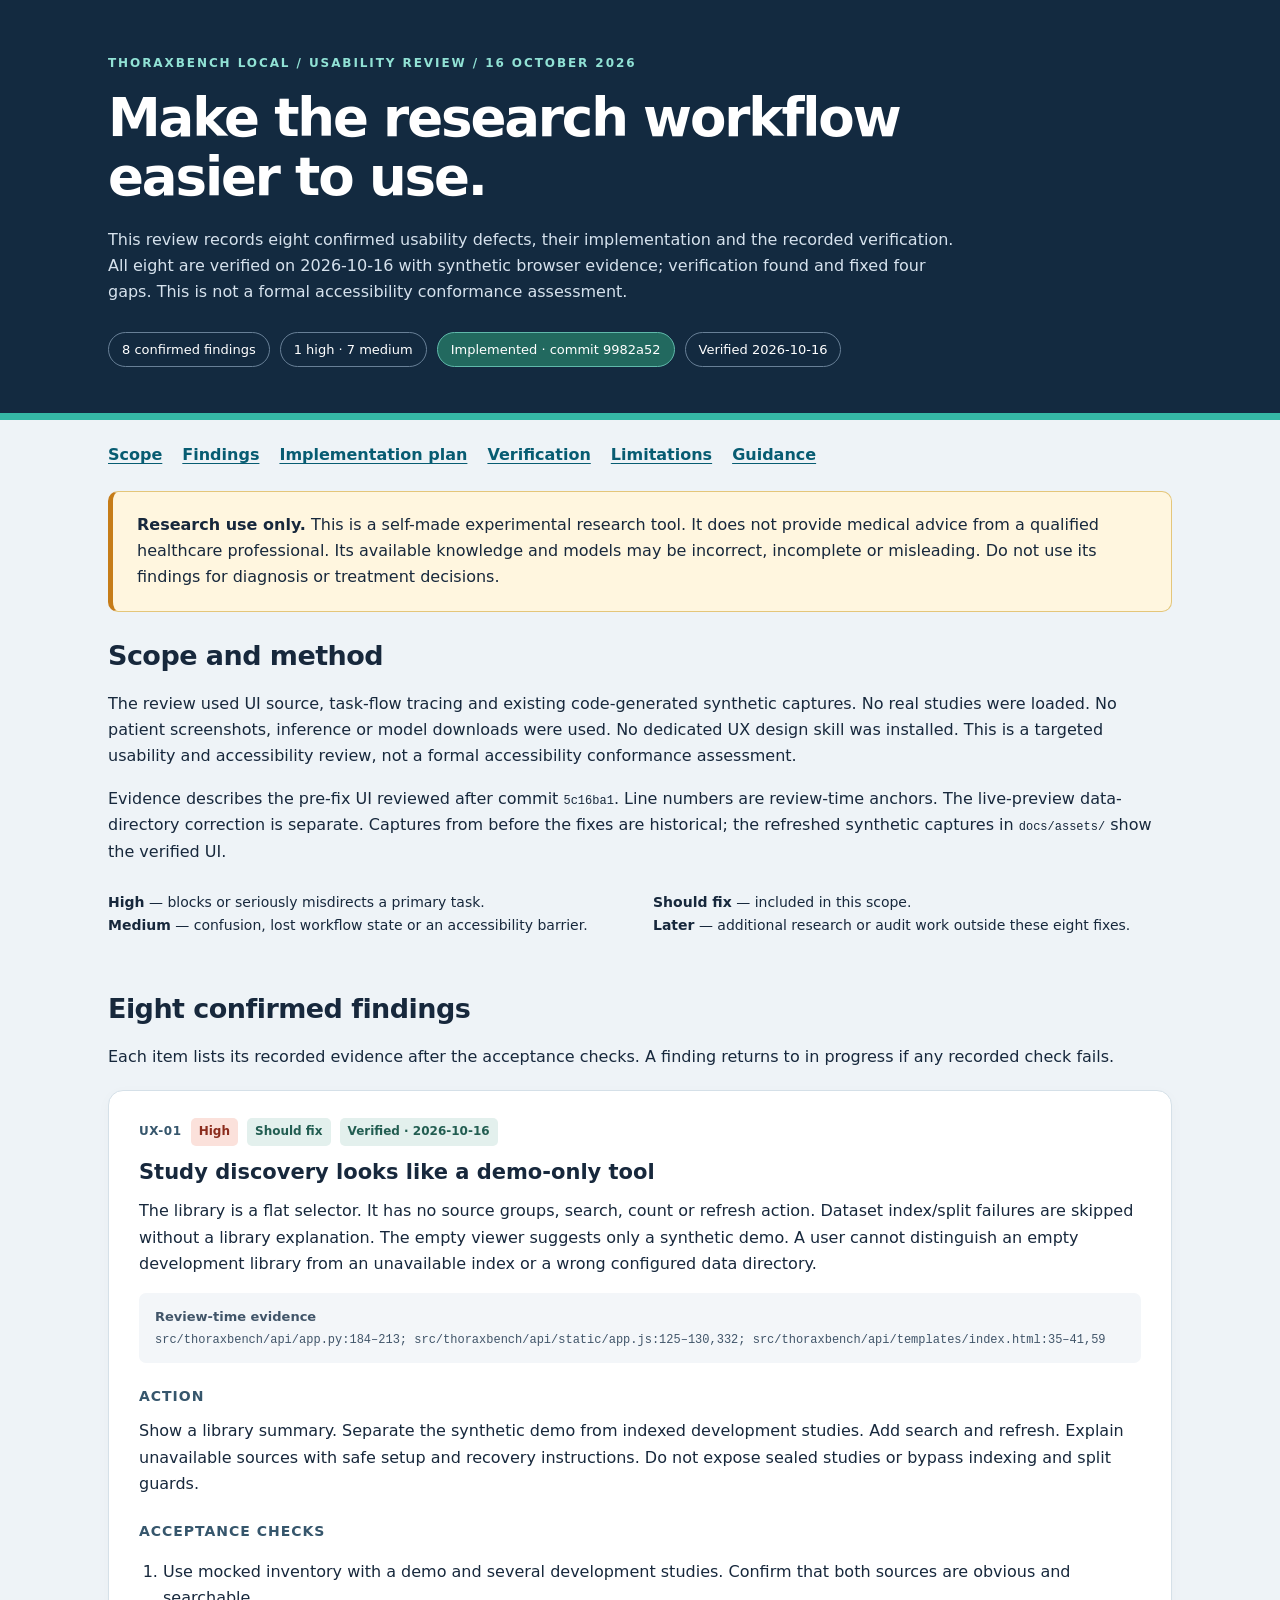
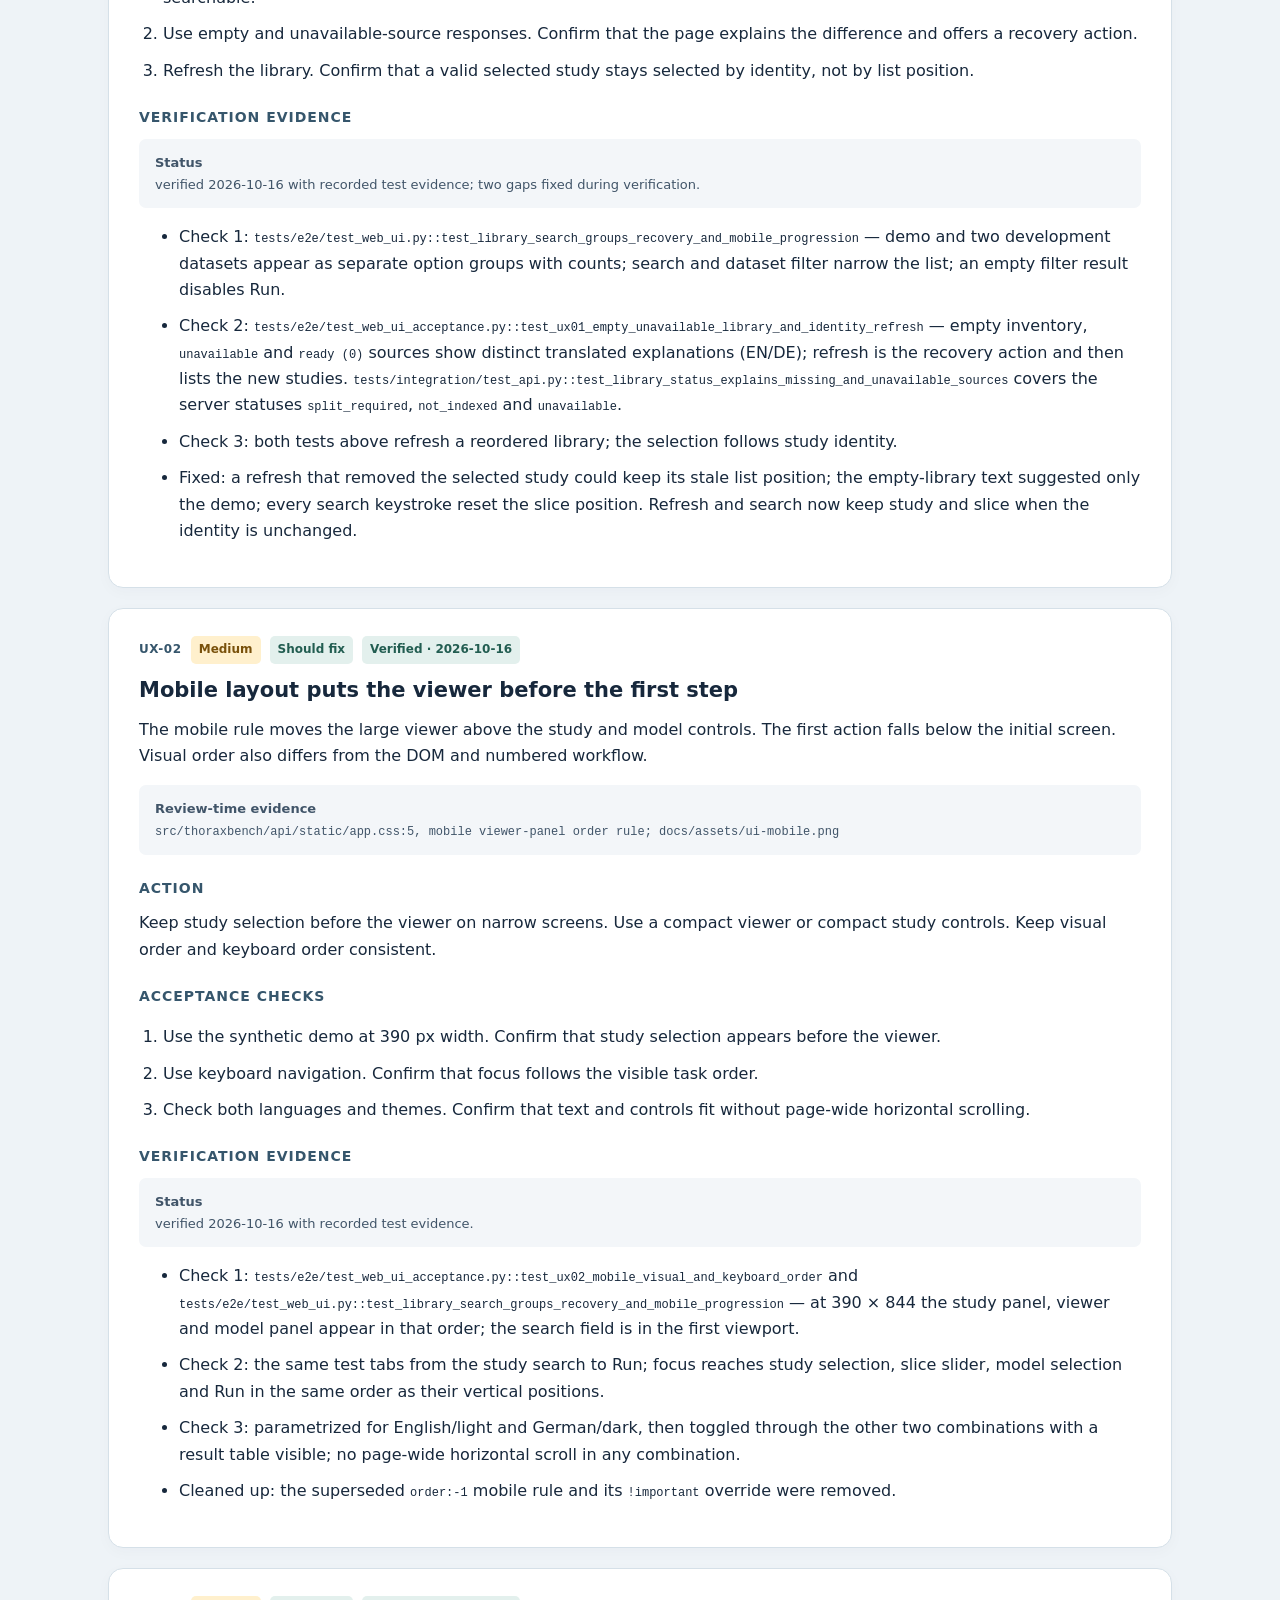
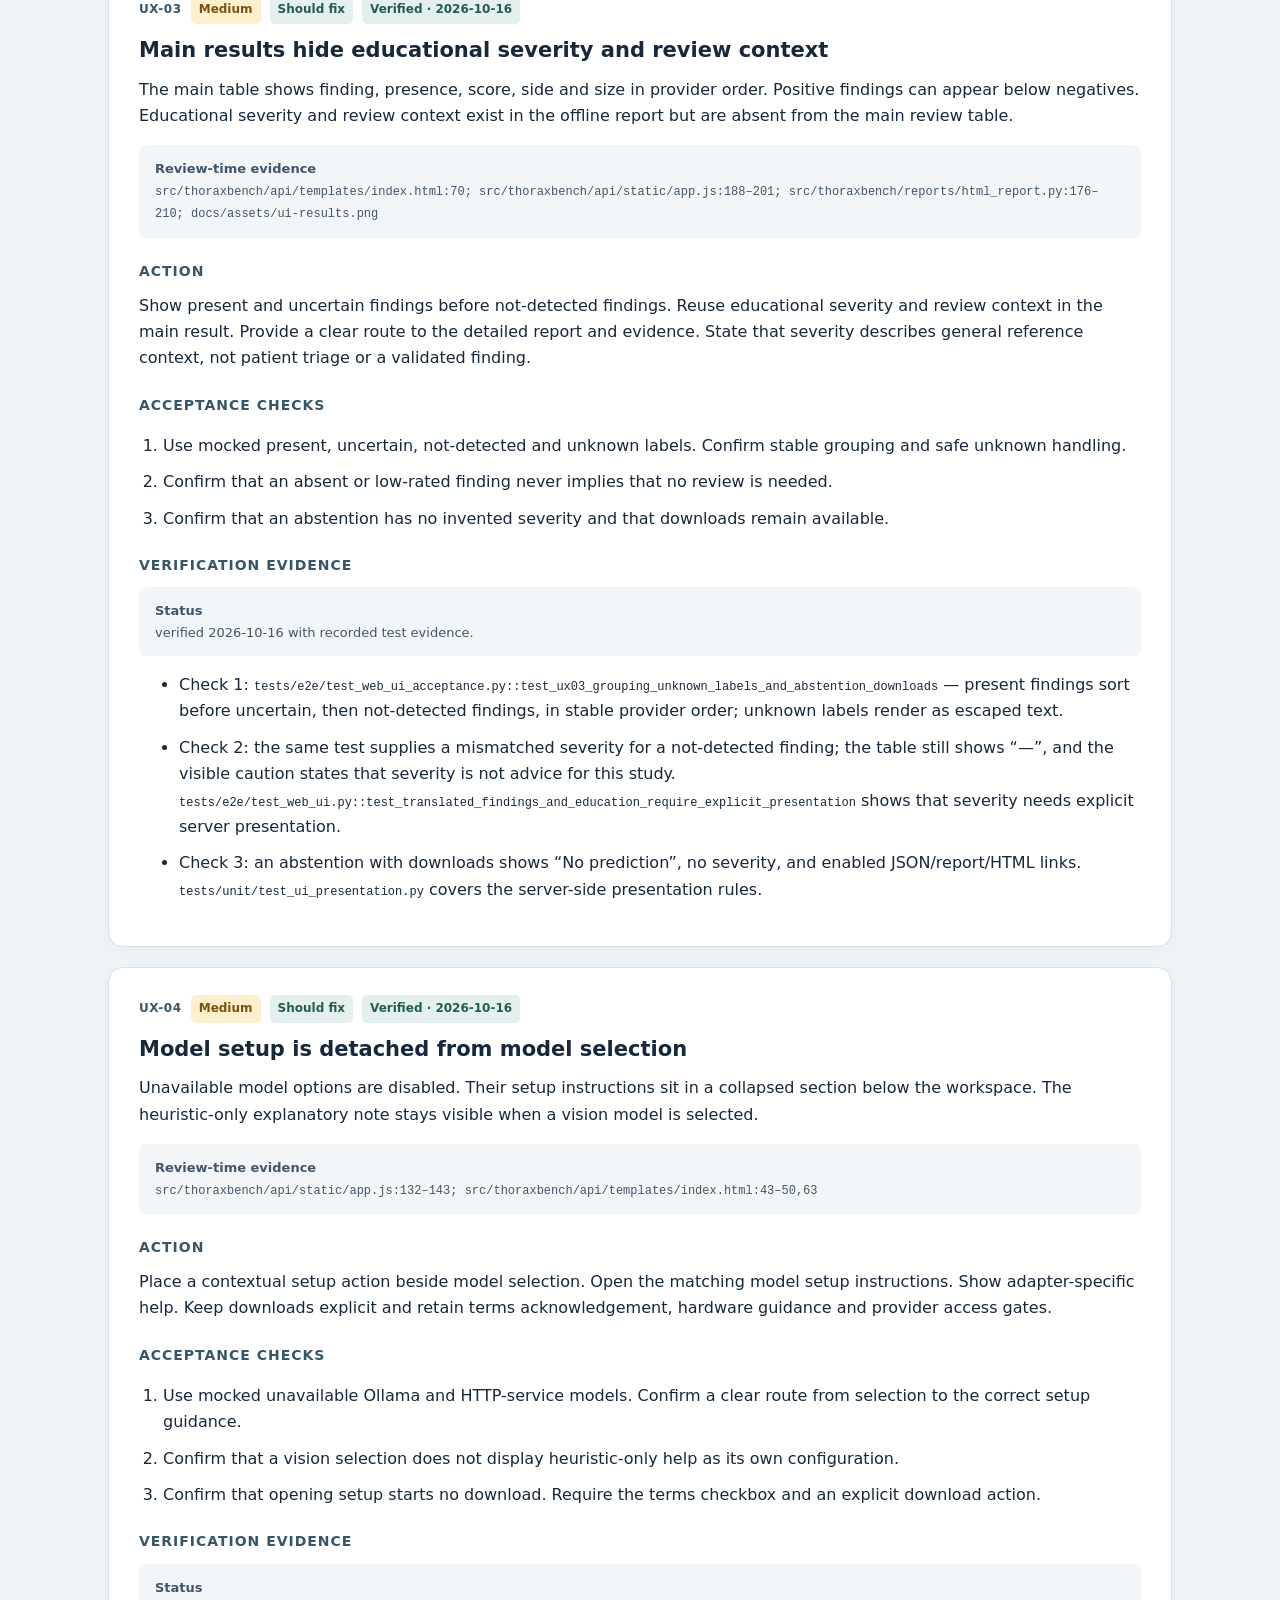
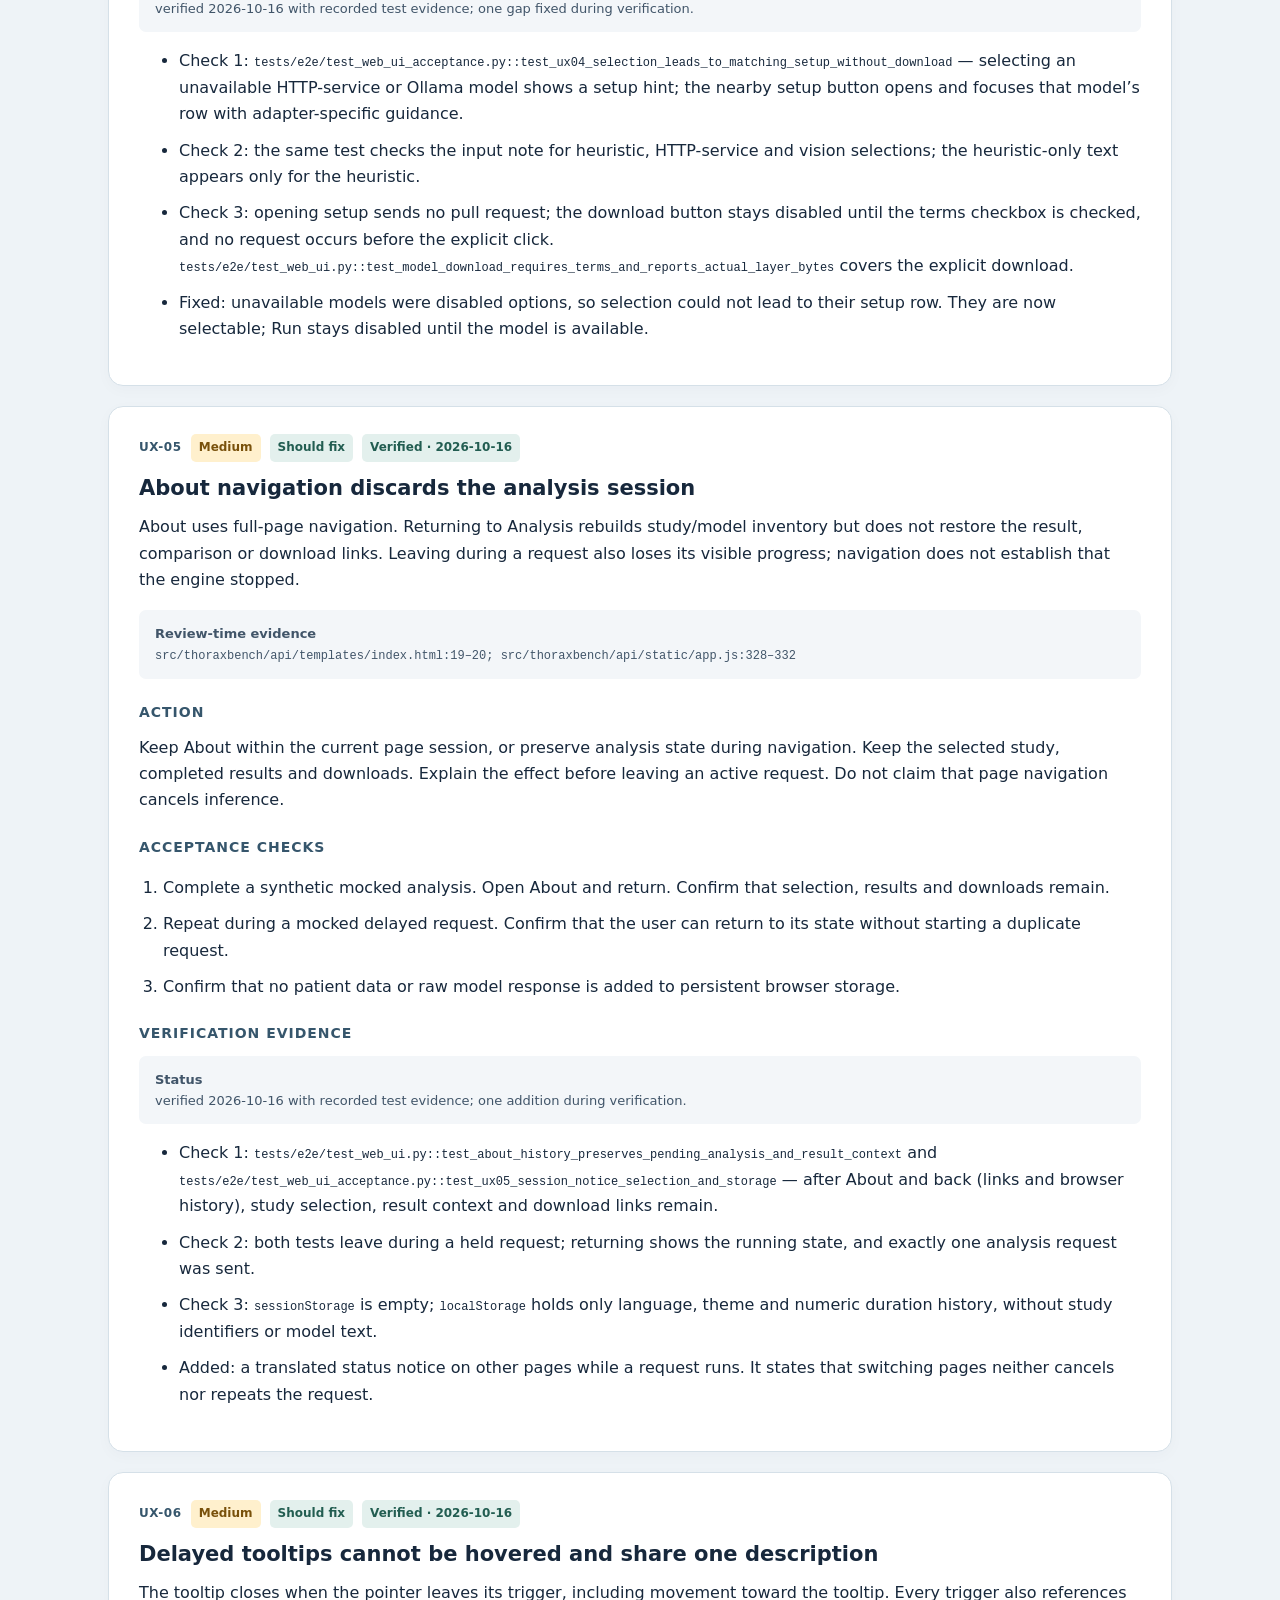
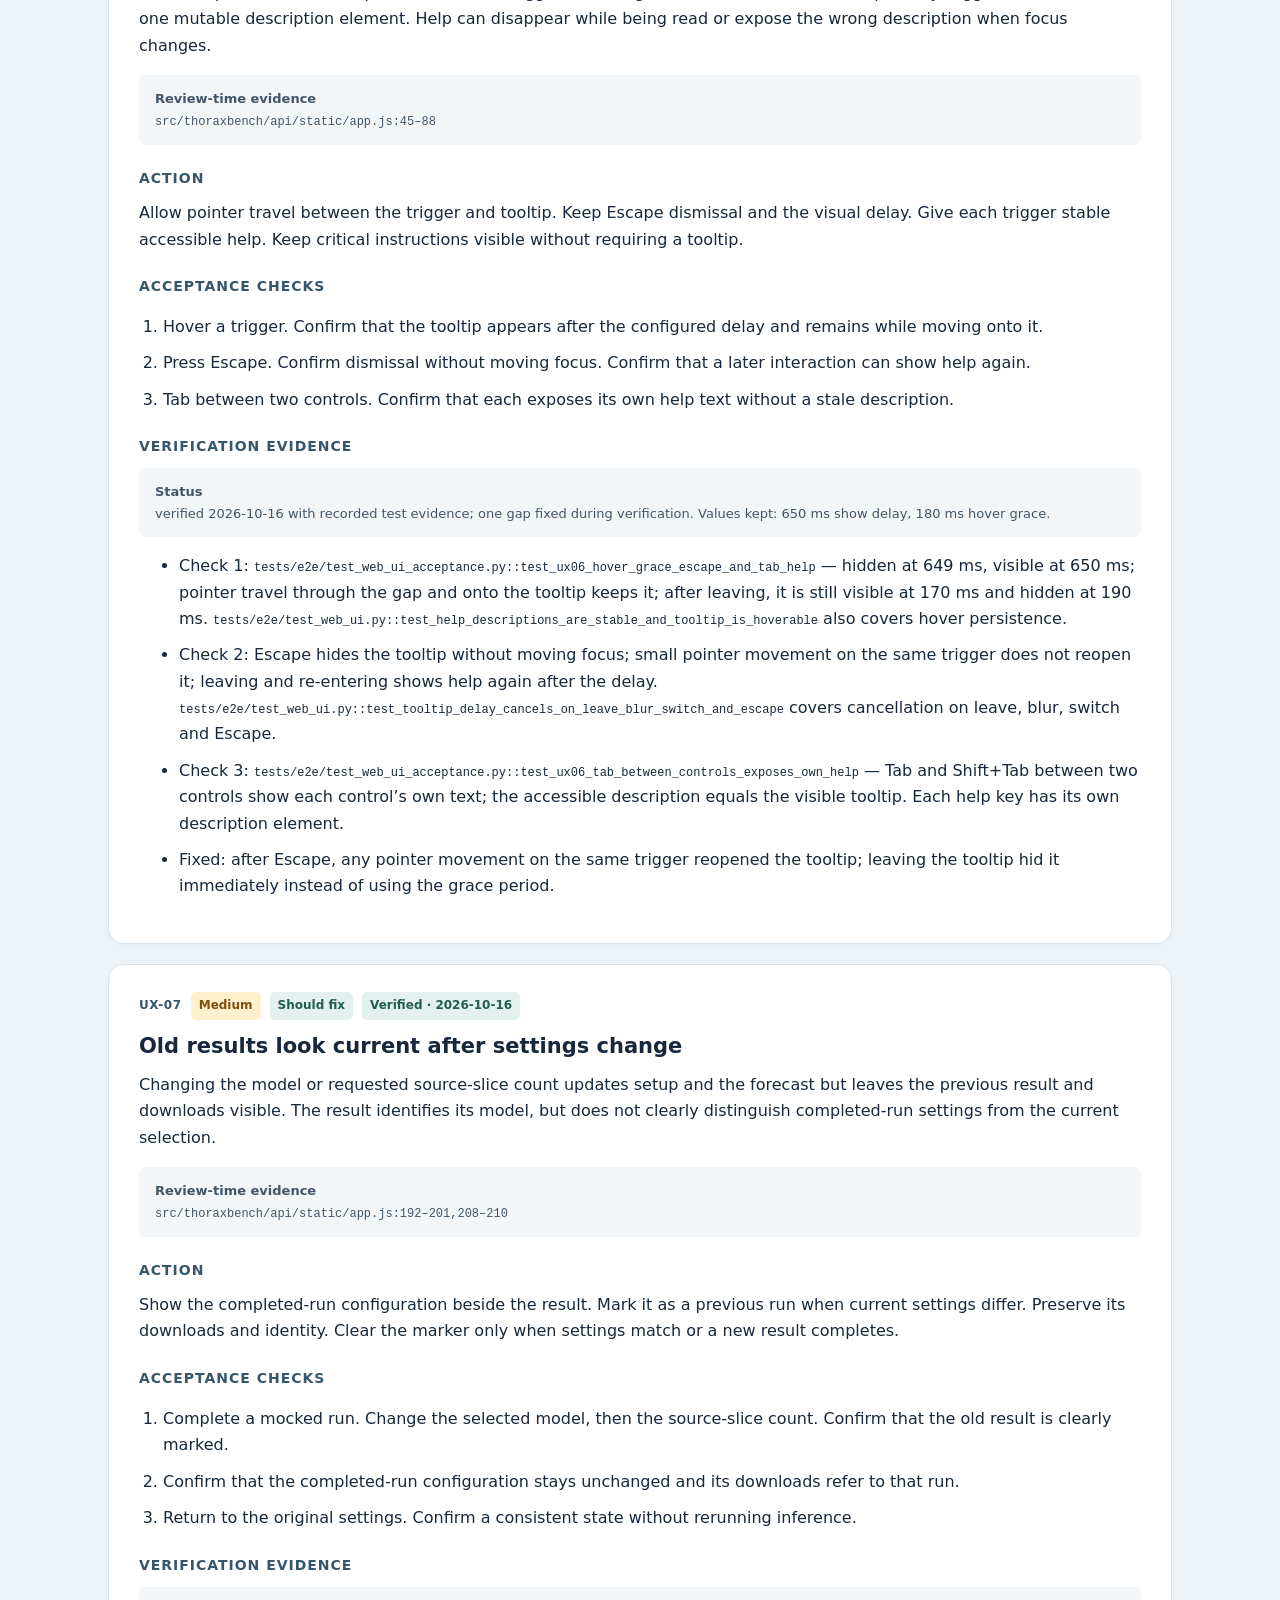
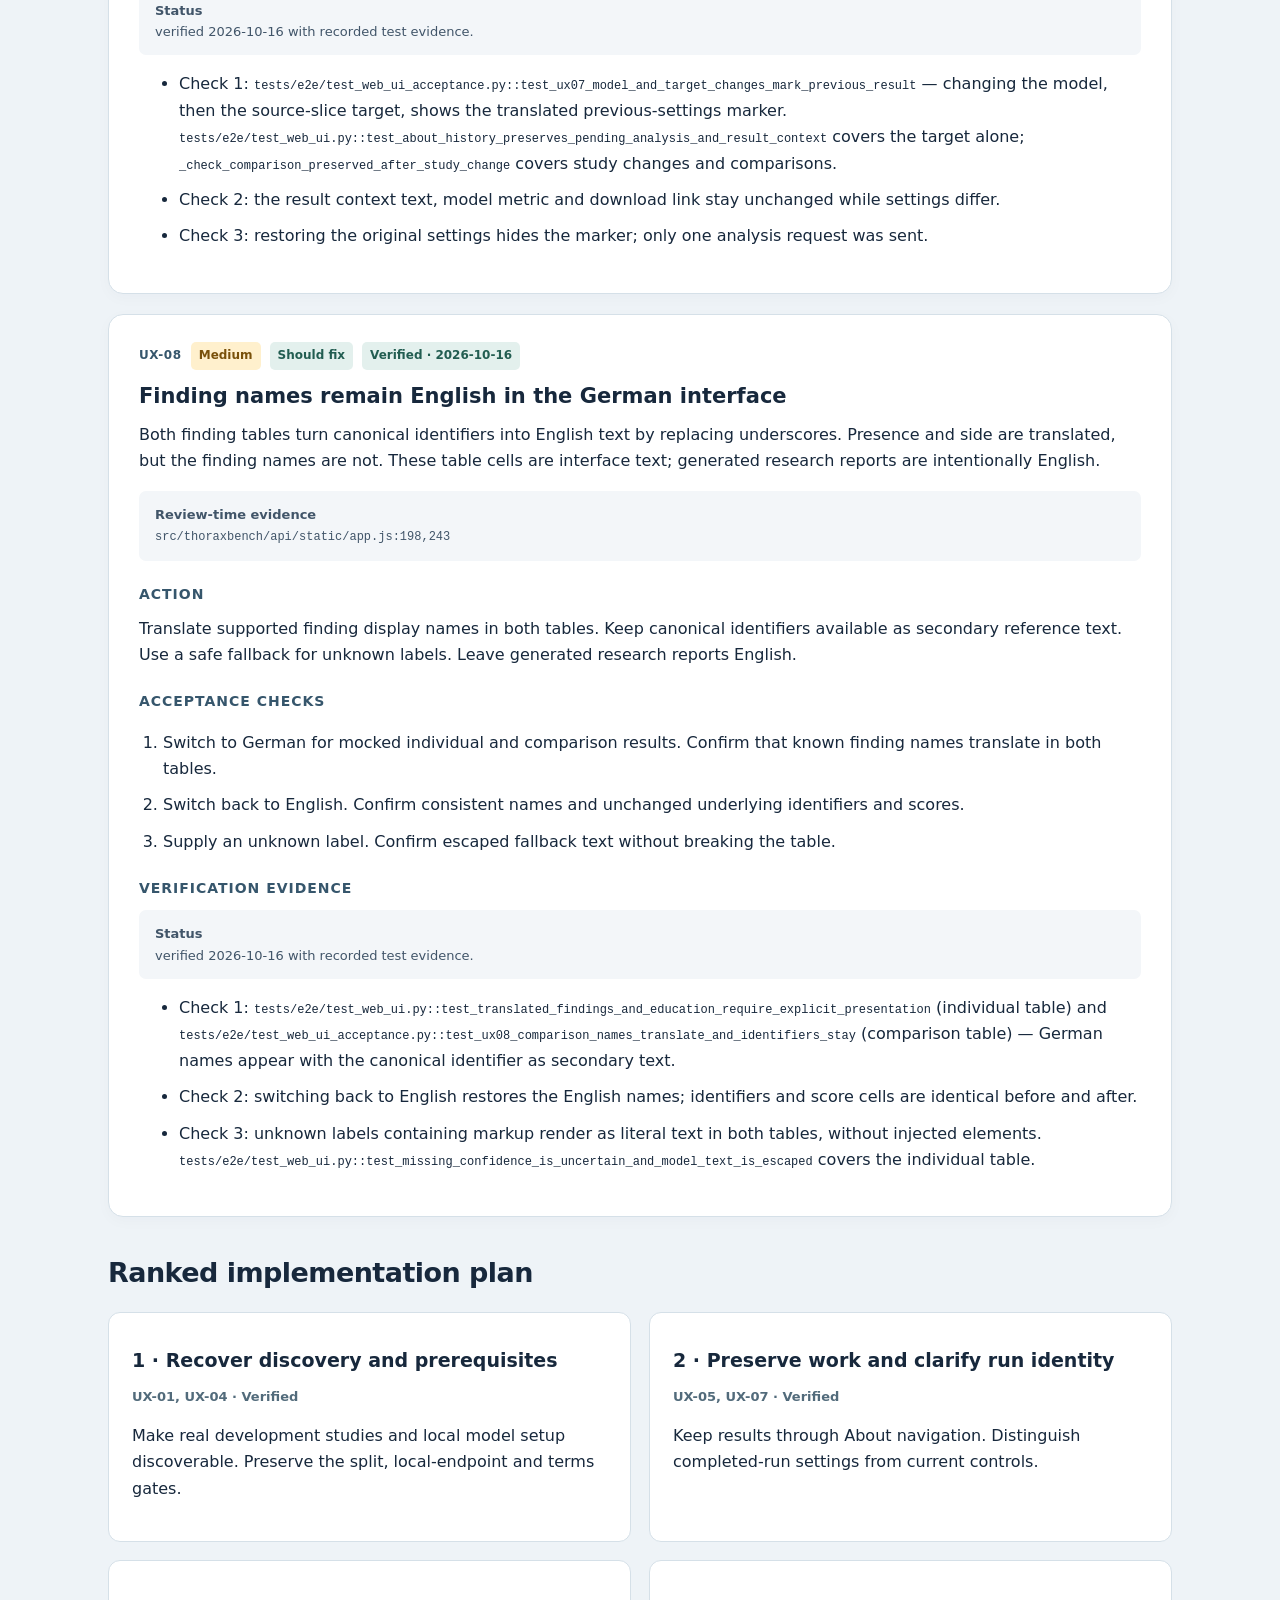
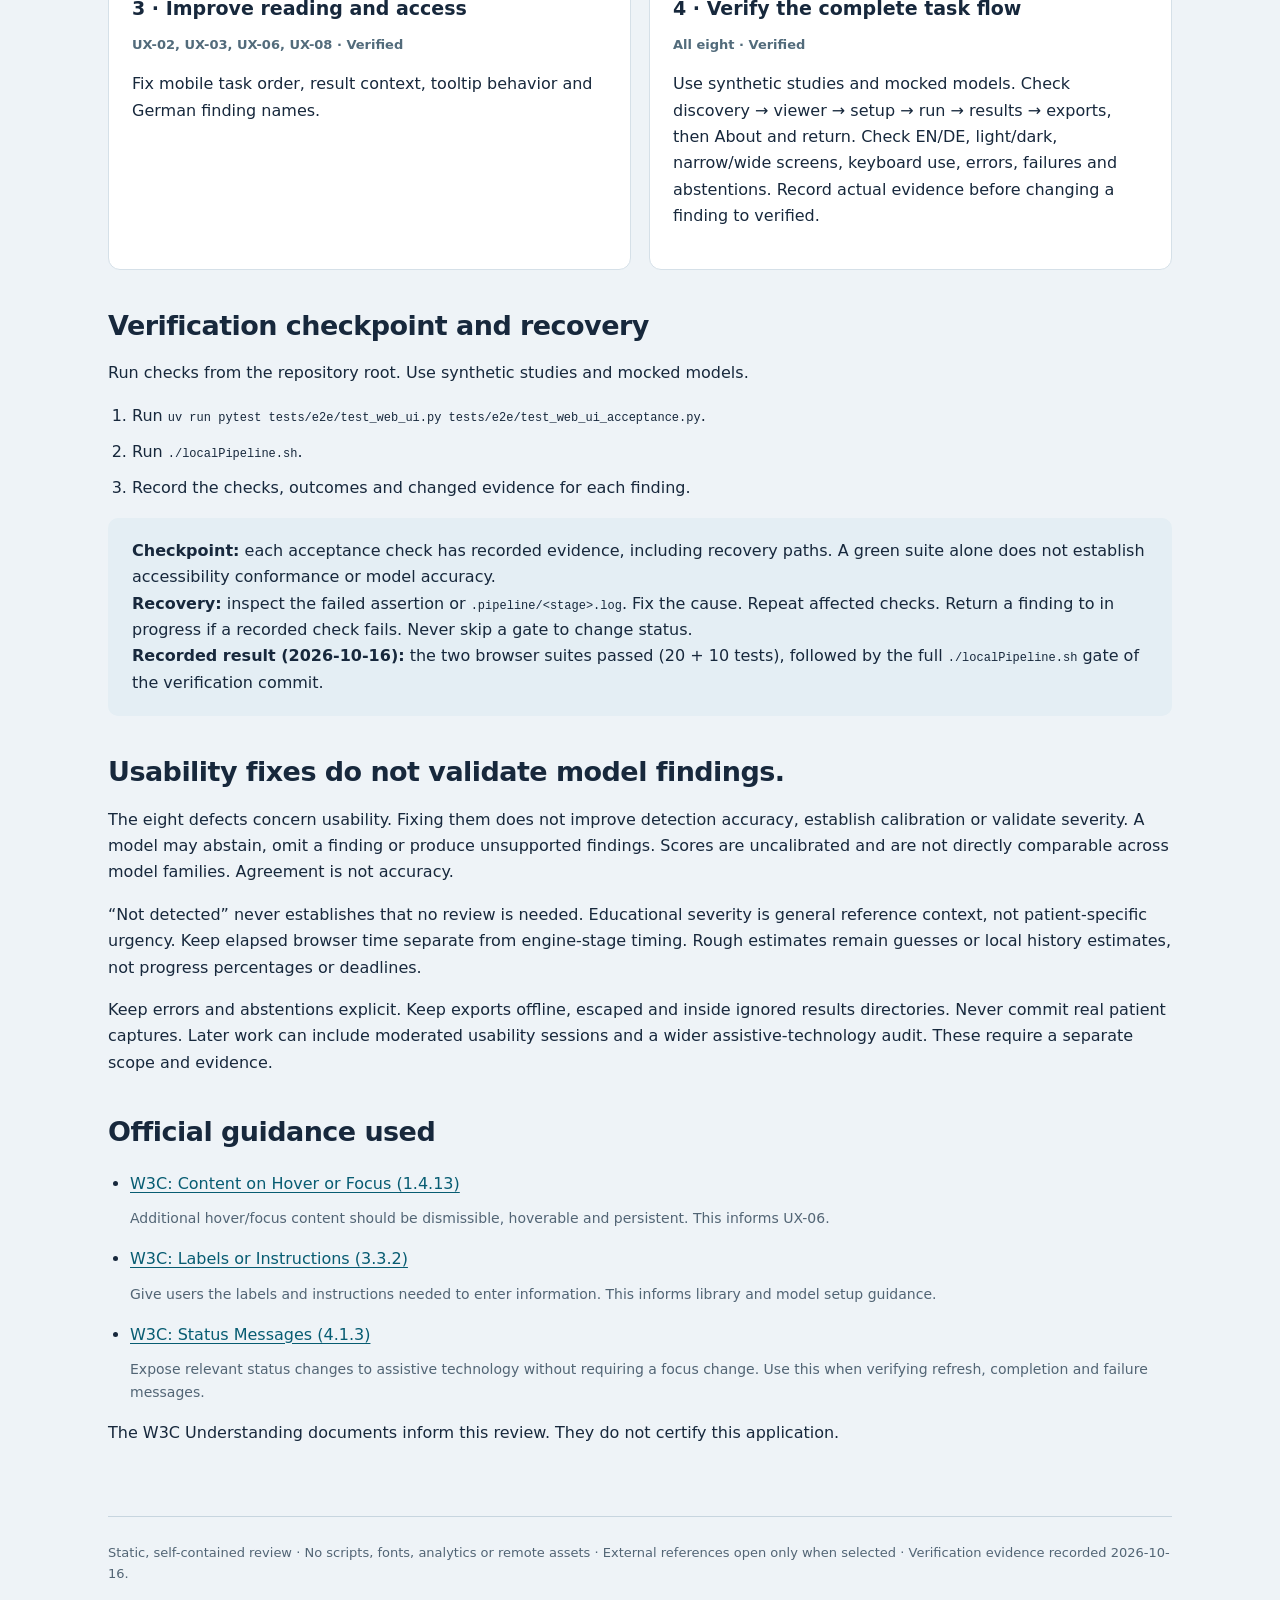
<file: docs/ux-review-2026-10-16.html>
<!doctype html><html lang="en"><head><meta charset="utf-8"><meta name="viewport" content="width=device-width,initial-scale=1"><meta name="color-scheme" content="light"><title>ThoraxBench Local · UX review · 2026-10-16</title><style>*{box-sizing:border-box}html{scroll-behavior:smooth}body{margin:0;color:#17283c;background:#eef3f7;font:16px/1.65 system-ui,-apple-system,"Segoe UI",sans-serif}a{color:#075c72;text-underline-offset:3px}a:focus-visible{outline:3px solid #f0a11d;outline-offset:4px}.wrap{max-width:1120px;margin:auto;padding:0 28px}header{background:#132a40;color:#fff;padding:54px 0 46px;border-bottom:7px solid #35b8a6}.eyebrow{letter-spacing:.16em;text-transform:uppercase;font-size:12px;font-weight:750;color:#91e2d5}h1{font-size:clamp(32px,5vw,53px);line-height:1.12;letter-spacing:-.04em;margin:14px 0 20px;max-width:880px}header p{color:#d6e2ed;max-width:850px}.chips{display:flex;flex-wrap:wrap;gap:10px;margin-top:26px}.chips span{border:1px solid #688097;border-radius:30px;padding:6px 13px;font-size:13px}.chips .accent{background:#22695f;border-color:#60b9ab;color:white}nav{display:flex;gap:20px;flex-wrap:wrap;padding:22px 0}nav a{font-weight:650}main{padding-bottom:35px}section{margin:22px 0 34px}h2{font-size:27px;letter-spacing:-.02em;margin-bottom:12px}h3{line-height:1.35;margin:12px 0;font-size:21px}h4{font-size:14px;text-transform:uppercase;letter-spacing:.07em;margin:22px 0 6px;color:#36566c}p{margin:10px 0 16px}.notice{background:#fff6df;border:1px solid #e4c67a;border-left:5px solid #c67c18;border-radius:10px;padding:20px 24px}.note{background:#e4eef4;border-radius:10px;padding:20px 24px}.legend{display:flex;flex-wrap:wrap;gap:14px 26px;font-size:14px}.legend p{flex:1 1 330px}.finding{background:#fff;border:1px solid #d5e0e8;border-radius:15px;padding:27px 30px;margin:20px 0;box-shadow:0 4px 15px #142b4007;scroll-margin-top:20px}.card-top{display:flex;gap:9px;align-items:center;flex-wrap:wrap;font-size:12px}.id{font-weight:800;color:#36566c;letter-spacing:.05em}.severity,.decision,.state{border-radius:5px;padding:4px 8px;font-weight:650}.high{background:#fbe1db;color:#8b2c1d}.medium{background:#fff0cd;color:#79510b}.decision{background:#e3f0ed;color:#225d51}.state{background:#eef2f6;color:#44576a}.state.verified{background:#e3f0ed;color:#225d51}.evidence{background:#f3f6f9;border-radius:7px;padding:13px 16px;font-size:13px;color:#415569}code{overflow-wrap:anywhere;font:12px/1.7 ui-monospace,SFMono-Regular,Consolas,monospace}li{margin-bottom:10px}ol{padding-left:24px}.plan{list-style:none;counter-reset:step;padding:0;display:grid;grid-template-columns:1fr 1fr;gap:18px}.plan>li{background:#fff;border:1px solid #d5e0e8;border-radius:12px;padding:23px;margin:0}.plan h3{font-size:19px}.scope{font-size:13px;color:#526b7b;font-weight:650}.refs{padding-left:22px}.refs p{font-size:14px;color:#526575}footer{border-top:1px solid #c7d5df;padding:25px 0;color:#526575;font-size:13px}.skip{position:absolute;top:-70px;padding:12px;background:white}.skip:focus{top:8px}strong{font-weight:700}@media(max-width:640px){.wrap{padding:0 18px}header{padding:34px 0}.finding{padding:21px 18px}.plan{grid-template-columns:1fr}.state{width:100%}h2{font-size:24px}.notice,.note{padding:17px 18px}nav{gap:12px 18px}}@media(prefers-reduced-motion:reduce){html{scroll-behavior:auto}}@media print{body{background:white;color:#111;font-size:10pt}.wrap{max-width:none;padding:0}header{background:white;color:#111;padding:10px 0;border-bottom:2px solid #444}header p,.eyebrow{color:#333}h1{font-size:28pt}nav,.skip{display:none}.chips span{color:#111!important;background:none!important;border-color:#777}.finding{box-shadow:none;border:1px solid #aaa;padding:14pt;margin:14pt 0;break-inside:avoid}h2,h3,h4{break-after:avoid}.plan{display:block}.plan>li{break-inside:avoid;margin-bottom:10pt}.notice,.note{background:#fafafa}a{color:#111}.card-top{font-size:9pt}footer{margin-top:20pt}}</style></head><body><a class="skip" href="#main">Skip to review</a><header><div class="wrap"><div class="eyebrow">ThoraxBench Local / usability review / 16 October 2026</div><h1>Make the research workflow easier to use.</h1><p>This review records eight confirmed usability defects, their implementation and the recorded verification. All eight are verified on 2026-10-16 with synthetic browser evidence; verification found and fixed four gaps. This is not a formal accessibility conformance assessment.</p><div class="chips"><span>8 confirmed findings</span><span>1 high · 7 medium</span><span class="accent">Implemented · commit 9982a52</span><span>Verified 2026-10-16</span></div></div></header><div class="wrap"><nav aria-label="Review sections"><a href="#scope">Scope</a><a href="#findings">Findings</a><a href="#plan">Implementation plan</a><a href="#verification">Verification</a><a href="#limits">Limitations</a><a href="#guidance">Guidance</a></nav><main id="main"><aside class="notice" aria-label="Research-use disclaimer"><strong>Research use only.</strong> This is a self-made experimental research tool. It does not provide medical advice from a qualified healthcare professional. Its available knowledge and models may be incorrect, incomplete or misleading. Do not use its findings for diagnosis or treatment decisions.</aside><section id="scope"><h2>Scope and method</h2><p>The review used UI source, task-flow tracing and existing code-generated synthetic captures. No real studies were loaded. No patient screenshots, inference or model downloads were used. No dedicated UX design skill was installed. This is a targeted usability and accessibility review, not a formal accessibility conformance assessment.</p><p>Evidence describes the pre-fix UI reviewed after commit <code>5c16ba1</code>. Line numbers are review-time anchors. The live-preview data-directory correction is separate. Captures from before the fixes are historical; the refreshed synthetic captures in <code>docs/assets/</code> show the verified UI.</p><div class="legend"><p><strong>High</strong> — blocks or seriously misdirects a primary task.<br><strong>Medium</strong> — confusion, lost workflow state or an accessibility barrier.</p><p><strong>Should fix</strong> — included in this scope.<br><strong>Later</strong> — additional research or audit work outside these eight fixes.</p></div></section><section id="findings"><h2>Eight confirmed findings</h2><p>Each item lists its recorded evidence after the acceptance checks. A finding returns to in progress if any recorded check fails.</p><article class="finding" id="UX-01"><div class="card-top"><span class="id">UX-01</span><span class="severity high">High</span><span class="decision">Should fix</span><span class="state verified">Verified · 2026-10-16</span></div><h3>Study discovery looks like a demo-only tool</h3><p>The library is a flat selector. It has no source groups, search, count or refresh action. Dataset index/split failures are skipped without a library explanation. The empty viewer suggests only a synthetic demo. A user cannot distinguish an empty development library from an unavailable index or a wrong configured data directory.</p><p class="evidence"><strong>Review-time evidence</strong><br><code>src/thoraxbench/api/app.py:184–213; src/thoraxbench/api/static/app.js:125–130,332; src/thoraxbench/api/templates/index.html:35–41,59</code></p><h4>Action</h4><p>Show a library summary. Separate the synthetic demo from indexed development studies. Add search and refresh. Explain unavailable sources with safe setup and recovery instructions. Do not expose sealed studies or bypass indexing and split guards.</p><h4>Acceptance checks</h4><ol><li>Use mocked inventory with a demo and several development studies. Confirm that both sources are obvious and searchable.</li><li>Use empty and unavailable-source responses. Confirm that the page explains the difference and offers a recovery action.</li><li>Refresh the library. Confirm that a valid selected study stays selected by identity, not by list position.</li></ol><h4>Verification evidence</h4><p class="evidence"><strong>Status</strong><br>verified 2026-10-16 with recorded test evidence; two gaps fixed during verification.</p><ul><li>Check 1: <code>tests/e2e/test_web_ui.py::test_library_search_groups_recovery_and_mobile_progression</code> — demo and two development datasets appear as separate option groups with counts; search and dataset filter narrow the list; an empty filter result disables Run.</li><li>Check 2: <code>tests/e2e/test_web_ui_acceptance.py::test_ux01_empty_unavailable_library_and_identity_refresh</code> — empty inventory, <code>unavailable</code> and <code>ready (0)</code> sources show distinct translated explanations (EN/DE); refresh is the recovery action and then lists the new studies. <code>tests/integration/test_api.py::test_library_status_explains_missing_and_unavailable_sources</code> covers the server statuses <code>split_required</code>, <code>not_indexed</code> and <code>unavailable</code>.</li><li>Check 3: both tests above refresh a reordered library; the selection follows study identity.</li><li>Fixed: a refresh that removed the selected study could keep its stale list position; the empty-library text suggested only the demo; every search keystroke reset the slice position. Refresh and search now keep study and slice when the identity is unchanged.</li></ul></article><article class="finding" id="UX-02"><div class="card-top"><span class="id">UX-02</span><span class="severity medium">Medium</span><span class="decision">Should fix</span><span class="state verified">Verified · 2026-10-16</span></div><h3>Mobile layout puts the viewer before the first step</h3><p>The mobile rule moves the large viewer above the study and model controls. The first action falls below the initial screen. Visual order also differs from the DOM and numbered workflow.</p><p class="evidence"><strong>Review-time evidence</strong><br><code>src/thoraxbench/api/static/app.css:5, mobile viewer-panel order rule; docs/assets/ui-mobile.png</code></p><h4>Action</h4><p>Keep study selection before the viewer on narrow screens. Use a compact viewer or compact study controls. Keep visual order and keyboard order consistent.</p><h4>Acceptance checks</h4><ol><li>Use the synthetic demo at 390 px width. Confirm that study selection appears before the viewer.</li><li>Use keyboard navigation. Confirm that focus follows the visible task order.</li><li>Check both languages and themes. Confirm that text and controls fit without page-wide horizontal scrolling.</li></ol><h4>Verification evidence</h4><p class="evidence"><strong>Status</strong><br>verified 2026-10-16 with recorded test evidence.</p><ul><li>Check 1: <code>tests/e2e/test_web_ui_acceptance.py::test_ux02_mobile_visual_and_keyboard_order</code> and <code>tests/e2e/test_web_ui.py::test_library_search_groups_recovery_and_mobile_progression</code> — at 390 × 844 the study panel, viewer and model panel appear in that order; the search field is in the first viewport.</li><li>Check 2: the same test tabs from the study search to Run; focus reaches study selection, slice slider, model selection and Run in the same order as their vertical positions.</li><li>Check 3: parametrized for English/light and German/dark, then toggled through the other two combinations with a result table visible; no page-wide horizontal scroll in any combination.</li><li>Cleaned up: the superseded <code>order:-1</code> mobile rule and its <code>!important</code> override were removed.</li></ul></article><article class="finding" id="UX-03"><div class="card-top"><span class="id">UX-03</span><span class="severity medium">Medium</span><span class="decision">Should fix</span><span class="state verified">Verified · 2026-10-16</span></div><h3>Main results hide educational severity and review context</h3><p>The main table shows finding, presence, score, side and size in provider order. Positive findings can appear below negatives. Educational severity and review context exist in the offline report but are absent from the main review table.</p><p class="evidence"><strong>Review-time evidence</strong><br><code>src/thoraxbench/api/templates/index.html:70; src/thoraxbench/api/static/app.js:188–201; src/thoraxbench/reports/html_report.py:176–210; docs/assets/ui-results.png</code></p><h4>Action</h4><p>Show present and uncertain findings before not-detected findings. Reuse educational severity and review context in the main result. Provide a clear route to the detailed report and evidence. State that severity describes general reference context, not patient triage or a validated finding.</p><h4>Acceptance checks</h4><ol><li>Use mocked present, uncertain, not-detected and unknown labels. Confirm stable grouping and safe unknown handling.</li><li>Confirm that an absent or low-rated finding never implies that no review is needed.</li><li>Confirm that an abstention has no invented severity and that downloads remain available.</li></ol><h4>Verification evidence</h4><p class="evidence"><strong>Status</strong><br>verified 2026-10-16 with recorded test evidence.</p><ul><li>Check 1: <code>tests/e2e/test_web_ui_acceptance.py::test_ux03_grouping_unknown_labels_and_abstention_downloads</code> — present findings sort before uncertain, then not-detected findings, in stable provider order; unknown labels render as escaped text.</li><li>Check 2: the same test supplies a mismatched severity for a not-detected finding; the table still shows “—”, and the visible caution states that severity is not advice for this study. <code>tests/e2e/test_web_ui.py::test_translated_findings_and_education_require_explicit_presentation</code> shows that severity needs explicit server presentation.</li><li>Check 3: an abstention with downloads shows “No prediction”, no severity, and enabled JSON/report/HTML links. <code>tests/unit/test_ui_presentation.py</code> covers the server-side presentation rules.</li></ul></article><article class="finding" id="UX-04"><div class="card-top"><span class="id">UX-04</span><span class="severity medium">Medium</span><span class="decision">Should fix</span><span class="state verified">Verified · 2026-10-16</span></div><h3>Model setup is detached from model selection</h3><p>Unavailable model options are disabled. Their setup instructions sit in a collapsed section below the workspace. The heuristic-only explanatory note stays visible when a vision model is selected.</p><p class="evidence"><strong>Review-time evidence</strong><br><code>src/thoraxbench/api/static/app.js:132–143; src/thoraxbench/api/templates/index.html:43–50,63</code></p><h4>Action</h4><p>Place a contextual setup action beside model selection. Open the matching model setup instructions. Show adapter-specific help. Keep downloads explicit and retain terms acknowledgement, hardware guidance and provider access gates.</p><h4>Acceptance checks</h4><ol><li>Use mocked unavailable Ollama and HTTP-service models. Confirm a clear route from selection to the correct setup guidance.</li><li>Confirm that a vision selection does not display heuristic-only help as its own configuration.</li><li>Confirm that opening setup starts no download. Require the terms checkbox and an explicit download action.</li></ol><h4>Verification evidence</h4><p class="evidence"><strong>Status</strong><br>verified 2026-10-16 with recorded test evidence; one gap fixed during verification.</p><ul><li>Check 1: <code>tests/e2e/test_web_ui_acceptance.py::test_ux04_selection_leads_to_matching_setup_without_download</code> — selecting an unavailable HTTP-service or Ollama model shows a setup hint; the nearby setup button opens and focuses that model’s row with adapter-specific guidance.</li><li>Check 2: the same test checks the input note for heuristic, HTTP-service and vision selections; the heuristic-only text appears only for the heuristic.</li><li>Check 3: opening setup sends no pull request; the download button stays disabled until the terms checkbox is checked, and no request occurs before the explicit click. <code>tests/e2e/test_web_ui.py::test_model_download_requires_terms_and_reports_actual_layer_bytes</code> covers the explicit download.</li><li>Fixed: unavailable models were disabled options, so selection could not lead to their setup row. They are now selectable; Run stays disabled until the model is available.</li></ul></article><article class="finding" id="UX-05"><div class="card-top"><span class="id">UX-05</span><span class="severity medium">Medium</span><span class="decision">Should fix</span><span class="state verified">Verified · 2026-10-16</span></div><h3>About navigation discards the analysis session</h3><p>About uses full-page navigation. Returning to Analysis rebuilds study/model inventory but does not restore the result, comparison or download links. Leaving during a request also loses its visible progress; navigation does not establish that the engine stopped.</p><p class="evidence"><strong>Review-time evidence</strong><br><code>src/thoraxbench/api/templates/index.html:19–20; src/thoraxbench/api/static/app.js:328–332</code></p><h4>Action</h4><p>Keep About within the current page session, or preserve analysis state during navigation. Keep the selected study, completed results and downloads. Explain the effect before leaving an active request. Do not claim that page navigation cancels inference.</p><h4>Acceptance checks</h4><ol><li>Complete a synthetic mocked analysis. Open About and return. Confirm that selection, results and downloads remain.</li><li>Repeat during a mocked delayed request. Confirm that the user can return to its state without starting a duplicate request.</li><li>Confirm that no patient data or raw model response is added to persistent browser storage.</li></ol><h4>Verification evidence</h4><p class="evidence"><strong>Status</strong><br>verified 2026-10-16 with recorded test evidence; one addition during verification.</p><ul><li>Check 1: <code>tests/e2e/test_web_ui.py::test_about_history_preserves_pending_analysis_and_result_context</code> and <code>tests/e2e/test_web_ui_acceptance.py::test_ux05_session_notice_selection_and_storage</code> — after About and back (links and browser history), study selection, result context and download links remain.</li><li>Check 2: both tests leave during a held request; returning shows the running state, and exactly one analysis request was sent.</li><li>Check 3: <code>sessionStorage</code> is empty; <code>localStorage</code> holds only language, theme and numeric duration history, without study identifiers or model text.</li><li>Added: a translated status notice on other pages while a request runs. It states that switching pages neither cancels nor repeats the request.</li></ul></article><article class="finding" id="UX-06"><div class="card-top"><span class="id">UX-06</span><span class="severity medium">Medium</span><span class="decision">Should fix</span><span class="state verified">Verified · 2026-10-16</span></div><h3>Delayed tooltips cannot be hovered and share one description</h3><p>The tooltip closes when the pointer leaves its trigger, including movement toward the tooltip. Every trigger also references one mutable description element. Help can disappear while being read or expose the wrong description when focus changes.</p><p class="evidence"><strong>Review-time evidence</strong><br><code>src/thoraxbench/api/static/app.js:45–88</code></p><h4>Action</h4><p>Allow pointer travel between the trigger and tooltip. Keep Escape dismissal and the visual delay. Give each trigger stable accessible help. Keep critical instructions visible without requiring a tooltip.</p><h4>Acceptance checks</h4><ol><li>Hover a trigger. Confirm that the tooltip appears after the configured delay and remains while moving onto it.</li><li>Press Escape. Confirm dismissal without moving focus. Confirm that a later interaction can show help again.</li><li>Tab between two controls. Confirm that each exposes its own help text without a stale description.</li></ol><h4>Verification evidence</h4><p class="evidence"><strong>Status</strong><br>verified 2026-10-16 with recorded test evidence; one gap fixed during verification. Values kept: 650 ms show delay, 180 ms hover grace.</p><ul><li>Check 1: <code>tests/e2e/test_web_ui_acceptance.py::test_ux06_hover_grace_escape_and_tab_help</code> — hidden at 649 ms, visible at 650 ms; pointer travel through the gap and onto the tooltip keeps it; after leaving, it is still visible at 170 ms and hidden at 190 ms. <code>tests/e2e/test_web_ui.py::test_help_descriptions_are_stable_and_tooltip_is_hoverable</code> also covers hover persistence.</li><li>Check 2: Escape hides the tooltip without moving focus; small pointer movement on the same trigger does not reopen it; leaving and re-entering shows help again after the delay. <code>tests/e2e/test_web_ui.py::test_tooltip_delay_cancels_on_leave_blur_switch_and_escape</code> covers cancellation on leave, blur, switch and Escape.</li><li>Check 3: <code>tests/e2e/test_web_ui_acceptance.py::test_ux06_tab_between_controls_exposes_own_help</code> — Tab and Shift+Tab between two controls show each control’s own text; the accessible description equals the visible tooltip. Each help key has its own description element.</li><li>Fixed: after Escape, any pointer movement on the same trigger reopened the tooltip; leaving the tooltip hid it immediately instead of using the grace period.</li></ul></article><article class="finding" id="UX-07"><div class="card-top"><span class="id">UX-07</span><span class="severity medium">Medium</span><span class="decision">Should fix</span><span class="state verified">Verified · 2026-10-16</span></div><h3>Old results look current after settings change</h3><p>Changing the model or requested source-slice count updates setup and the forecast but leaves the previous result and downloads visible. The result identifies its model, but does not clearly distinguish completed-run settings from the current selection.</p><p class="evidence"><strong>Review-time evidence</strong><br><code>src/thoraxbench/api/static/app.js:192–201,208–210</code></p><h4>Action</h4><p>Show the completed-run configuration beside the result. Mark it as a previous run when current settings differ. Preserve its downloads and identity. Clear the marker only when settings match or a new result completes.</p><h4>Acceptance checks</h4><ol><li>Complete a mocked run. Change the selected model, then the source-slice count. Confirm that the old result is clearly marked.</li><li>Confirm that the completed-run configuration stays unchanged and its downloads refer to that run.</li><li>Return to the original settings. Confirm a consistent state without rerunning inference.</li></ol><h4>Verification evidence</h4><p class="evidence"><strong>Status</strong><br>verified 2026-10-16 with recorded test evidence.</p><ul><li>Check 1: <code>tests/e2e/test_web_ui_acceptance.py::test_ux07_model_and_target_changes_mark_previous_result</code> — changing the model, then the source-slice target, shows the translated previous-settings marker. <code>tests/e2e/test_web_ui.py::test_about_history_preserves_pending_analysis_and_result_context</code> covers the target alone; <code>_check_comparison_preserved_after_study_change</code> covers study changes and comparisons.</li><li>Check 2: the result context text, model metric and download link stay unchanged while settings differ.</li><li>Check 3: restoring the original settings hides the marker; only one analysis request was sent.</li></ul></article><article class="finding" id="UX-08"><div class="card-top"><span class="id">UX-08</span><span class="severity medium">Medium</span><span class="decision">Should fix</span><span class="state verified">Verified · 2026-10-16</span></div><h3>Finding names remain English in the German interface</h3><p>Both finding tables turn canonical identifiers into English text by replacing underscores. Presence and side are translated, but the finding names are not. These table cells are interface text; generated research reports are intentionally English.</p><p class="evidence"><strong>Review-time evidence</strong><br><code>src/thoraxbench/api/static/app.js:198,243</code></p><h4>Action</h4><p>Translate supported finding display names in both tables. Keep canonical identifiers available as secondary reference text. Use a safe fallback for unknown labels. Leave generated research reports English.</p><h4>Acceptance checks</h4><ol><li>Switch to German for mocked individual and comparison results. Confirm that known finding names translate in both tables.</li><li>Switch back to English. Confirm consistent names and unchanged underlying identifiers and scores.</li><li>Supply an unknown label. Confirm escaped fallback text without breaking the table.</li></ol><h4>Verification evidence</h4><p class="evidence"><strong>Status</strong><br>verified 2026-10-16 with recorded test evidence.</p><ul><li>Check 1: <code>tests/e2e/test_web_ui.py::test_translated_findings_and_education_require_explicit_presentation</code> (individual table) and <code>tests/e2e/test_web_ui_acceptance.py::test_ux08_comparison_names_translate_and_identifiers_stay</code> (comparison table) — German names appear with the canonical identifier as secondary text.</li><li>Check 2: switching back to English restores the English names; identifiers and score cells are identical before and after.</li><li>Check 3: unknown labels containing markup render as literal text in both tables, without injected elements. <code>tests/e2e/test_web_ui.py::test_missing_confidence_is_uncertain_and_model_text_is_escaped</code> covers the individual table.</li></ul></article></section><section id="plan"><h2>Ranked implementation plan</h2><ol class="plan"><li><h3>1 · Recover discovery and prerequisites</h3><p class="scope">UX-01, UX-04 · Verified</p><p>Make real development studies and local model setup discoverable. Preserve the split, local-endpoint and terms gates.</p></li><li><h3>2 · Preserve work and clarify run identity</h3><p class="scope">UX-05, UX-07 · Verified</p><p>Keep results through About navigation. Distinguish completed-run settings from current controls.</p></li><li><h3>3 · Improve reading and access</h3><p class="scope">UX-02, UX-03, UX-06, UX-08 · Verified</p><p>Fix mobile task order, result context, tooltip behavior and German finding names.</p></li><li><h3>4 · Verify the complete task flow</h3><p class="scope">All eight · Verified</p><p>Use synthetic studies and mocked models. Check discovery → viewer → setup → run → results → exports, then About and return. Check EN/DE, light/dark, narrow/wide screens, keyboard use, errors, failures and abstentions. Record actual evidence before changing a finding to verified.</p></li></ol></section><section id="verification"><h2>Verification checkpoint and recovery</h2><p>Run checks from the repository root. Use synthetic studies and mocked models.</p><ol><li>Run <code>uv run pytest tests/e2e/test_web_ui.py tests/e2e/test_web_ui_acceptance.py</code>.</li><li>Run <code>./localPipeline.sh</code>.</li><li>Record the checks, outcomes and changed evidence for each finding.</li></ol><div class="note"><strong>Checkpoint:</strong> each acceptance check has recorded evidence, including recovery paths. A green suite alone does not establish accessibility conformance or model accuracy.<br><strong>Recovery:</strong> inspect the failed assertion or <code>.pipeline/&lt;stage&gt;.log</code>. Fix the cause. Repeat affected checks. Return a finding to in progress if a recorded check fails. Never skip a gate to change status.<br><strong>Recorded result (2026-10-16):</strong> the two browser suites passed (20 + 10 tests), followed by the full <code>./localPipeline.sh</code> gate of the verification commit.</div></section><section id="limits"><h2>Usability fixes do not validate model findings.</h2><p>The eight defects concern usability. Fixing them does not improve detection accuracy, establish calibration or validate severity. A model may abstain, omit a finding or produce unsupported findings. Scores are uncalibrated and are not directly comparable across model families. Agreement is not accuracy.</p><p>“Not detected” never establishes that no review is needed. Educational severity is general reference context, not patient-specific urgency. Keep elapsed browser time separate from engine-stage timing. Rough estimates remain guesses or local history estimates, not progress percentages or deadlines.</p><p>Keep errors and abstentions explicit. Keep exports offline, escaped and inside ignored results directories. Never commit real patient captures. Later work can include moderated usability sessions and a wider assistive-technology audit. These require a separate scope and evidence.</p></section><section id="guidance"><h2>Official guidance used</h2><ul class="refs"><li><a href="https://www.w3.org/WAI/WCAG22/Understanding/content-on-hover-or-focus.html">W3C: Content on Hover or Focus (1.4.13)</a><p>Additional hover/focus content should be dismissible, hoverable and persistent. This informs UX-06.</p></li><li><a href="https://www.w3.org/WAI/WCAG22/Understanding/labels-or-instructions.html">W3C: Labels or Instructions (3.3.2)</a><p>Give users the labels and instructions needed to enter information. This informs library and model setup guidance.</p></li><li><a href="https://www.w3.org/WAI/WCAG22/Understanding/status-messages.html">W3C: Status Messages (4.1.3)</a><p>Expose relevant status changes to assistive technology without requiring a focus change. Use this when verifying refresh, completion and failure messages.</p></li></ul><p>The W3C Understanding documents inform this review. They do not certify this application.</p></section></main><footer>Static, self-contained review · No scripts, fonts, analytics or remote assets · External references open only when selected · Verification evidence recorded 2026-10-16.</footer></div></body></html>
</file>
